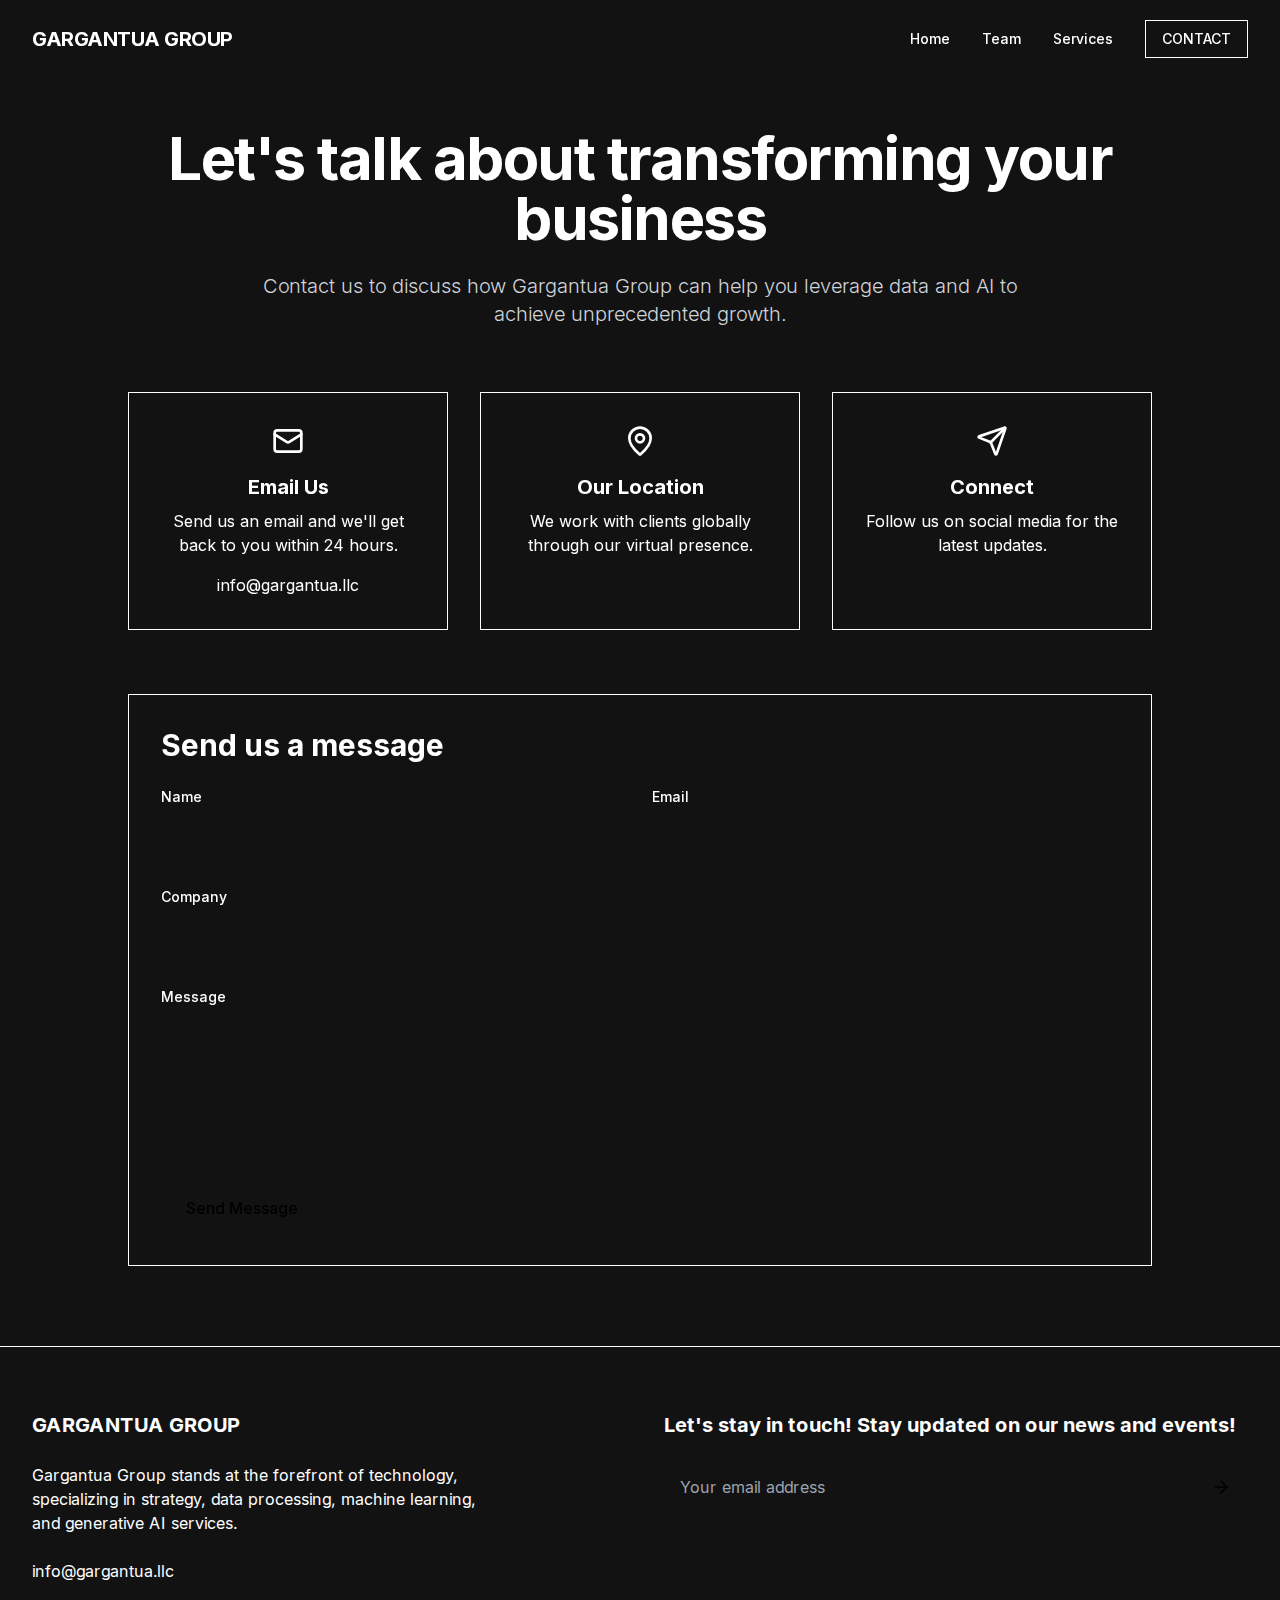
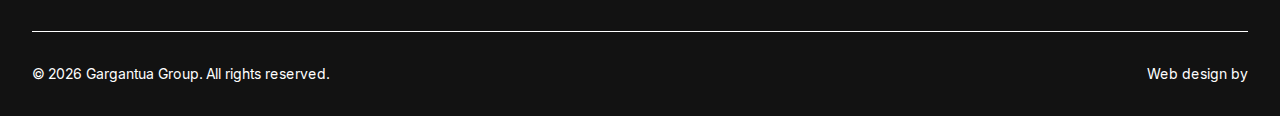
<file: contact.html>
<!DOCTYPE html><html lang="en" class="__variable_d65c78"><head><meta charSet="utf-8"/><meta name="viewport" content="width=device-width, initial-scale=1"/><link rel="preload" href="/_next/static/media/a34f9d1faa5f3315-s.p.woff2" as="font" crossorigin="" type="font/woff2"/><link rel="stylesheet" href="/_next/static/css/d3ef1d54ab3c6a08.css" data-precedence="next"/><link rel="preload" as="script" fetchPriority="low" href="/_next/static/chunks/webpack-12445fb1864d4fa7.js"/><script src="/_next/static/chunks/11eacf67-5ced9616a6881ec9.js" async=""></script><script src="/_next/static/chunks/954-4531492287febd40.js" async=""></script><script src="/_next/static/chunks/main-app-85d9e6848a9949df.js" async=""></script><script src="/_next/static/chunks/950-b246f41d8590a7ab.js" async=""></script><script src="/_next/static/chunks/app/layout-a412aa2532642732.js" async=""></script><script src="/_next/static/chunks/app/contact/page-c34c70a9d87d4a86.js" async=""></script><meta name="next-size-adjust" content=""/><title>Gargantua Group | Transforming Data into Business Intelligence</title><meta name="description" content="Gargantua Group stands at the forefront of technology, specializing in strategy, data processing, machine learning, and generative AI services."/><meta name="generator" content="v0.dev"/><script src="/_next/static/chunks/polyfills-42372ed130431b0a.js" noModule=""></script></head><body class="bg-background text-foreground min-h-screen flex flex-col"><script>((e,t,r,n,o,a,i,u)=>{let l=document.documentElement,s=["light","dark"];function c(t){var r;(Array.isArray(e)?e:[e]).forEach(e=>{let r="class"===e,n=r&&a?o.map(e=>a[e]||e):o;r?(l.classList.remove(...n),l.classList.add(a&&a[t]?a[t]:t)):l.setAttribute(e,t)}),r=t,u&&s.includes(r)&&(l.style.colorScheme=r)}if(n)c(n);else try{let e=localStorage.getItem(t)||r,n=i&&"system"===e?window.matchMedia("(prefers-color-scheme: dark)").matches?"dark":"light":e;c(n)}catch(e){}})("class","theme","dark",null,["light","dark"],null,false,true)</script><header class="fixed top-0 left-0 right-0 z-50 transition-all duration-300 bg-transparent py-5"><div class="container-custom flex items-center justify-between"><a class="flex items-center" href="/"><span class="text-xl font-bold tracking-tight">GARGANTUA GROUP</span></a><nav class="hidden md:flex items-center space-x-8"><a class="text-sm font-medium transition-colors hover:text-primary text-foreground/80" href="/">Home</a><a class="text-sm font-medium transition-colors hover:text-primary text-foreground/80" href="/team">Team</a><a class="text-sm font-medium transition-colors hover:text-primary text-foreground/80" href="/services">Services</a><a class="px-4 py-2 border border-primary rounded-md text-sm font-medium transition-colors bg-primary text-black" href="/contact">CONTACT</a></nav><button class="md:hidden text-foreground"><svg xmlns="http://www.w3.org/2000/svg" width="24" height="24" viewBox="0 0 24 24" fill="none" stroke="currentColor" stroke-width="2" stroke-linecap="round" stroke-linejoin="round" class="lucide lucide-menu"><line x1="4" x2="20" y1="12" y2="12"></line><line x1="4" x2="20" y1="6" y2="6"></line><line x1="4" x2="20" y1="18" y2="18"></line></svg></button></div></header><main class="flex-grow"><section class="py-20 pt-32"><div class="container-custom"><div class="max-w-5xl mx-auto"><div class="text-center mb-16"><h1 class="heading-1 mb-6">Let&#x27;s talk about transforming your business</h1><p class="subheading mx-auto">Contact us to discuss how Gargantua Group can help you leverage data and AI to achieve unprecedented growth.</p></div><div class="grid grid-cols-1 md:grid-cols-3 gap-8 mb-16"><div class="card flex flex-col items-center text-center p-8"><svg xmlns="http://www.w3.org/2000/svg" width="32" height="32" viewBox="0 0 24 24" fill="none" stroke="currentColor" stroke-width="2" stroke-linecap="round" stroke-linejoin="round" class="lucide lucide-mail text-primary mb-4"><rect width="20" height="16" x="2" y="4" rx="2"></rect><path d="m22 7-8.97 5.7a1.94 1.94 0 0 1-2.06 0L2 7"></path></svg><h3 class="text-xl font-bold mb-2">Email Us</h3><p class="text-foreground/70 mb-4">Send us an email and we&#x27;ll get back to you within 24 hours.</p><a href="mailto:info@gargantua.llc" class="text-primary hover:underline">info@gargantua.llc</a></div><div class="card flex flex-col items-center text-center p-8"><svg xmlns="http://www.w3.org/2000/svg" width="32" height="32" viewBox="0 0 24 24" fill="none" stroke="currentColor" stroke-width="2" stroke-linecap="round" stroke-linejoin="round" class="lucide lucide-map-pin text-primary mb-4"><path d="M20 10c0 4.993-5.539 10.193-7.399 11.799a1 1 0 0 1-1.202 0C9.539 20.193 4 14.993 4 10a8 8 0 0 1 16 0"></path><circle cx="12" cy="10" r="3"></circle></svg><h3 class="text-xl font-bold mb-2">Our Location</h3><p class="text-foreground/70">We work with clients globally through our virtual presence.</p></div><div class="card flex flex-col items-center text-center p-8"><svg xmlns="http://www.w3.org/2000/svg" width="32" height="32" viewBox="0 0 24 24" fill="none" stroke="currentColor" stroke-width="2" stroke-linecap="round" stroke-linejoin="round" class="lucide lucide-send text-primary mb-4"><path d="M14.536 21.686a.5.5 0 0 0 .937-.024l6.5-19a.496.496 0 0 0-.635-.635l-19 6.5a.5.5 0 0 0-.024.937l7.93 3.18a2 2 0 0 1 1.112 1.11z"></path><path d="m21.854 2.147-10.94 10.939"></path></svg><h3 class="text-xl font-bold mb-2">Connect</h3><p class="text-foreground/70 mb-4">Follow us on social media for the latest updates.</p></div></div><div class="card p-8"><h2 class="heading-3 mb-6">Send us a message</h2><form class="space-y-6"><div class="grid grid-cols-1 md:grid-cols-2 gap-6"><div><label for="name" class="block text-sm font-medium mb-2">Name</label><input type="text" id="name" required="" class="form-input" name="name" value=""/></div><div><label for="email" class="block text-sm font-medium mb-2">Email</label><input type="email" id="email" required="" class="form-input" name="email" value=""/></div></div><div><label for="company" class="block text-sm font-medium mb-2">Company</label><input type="text" id="company" class="form-input" name="company" value=""/></div><div><label for="message" class="block text-sm font-medium mb-2">Message</label><textarea id="message" name="message" rows="5" required="" class="form-input resize-none"></textarea></div><div><button type="submit" class="btn-primary w-full md:w-auto">Send Message</button></div></form></div></div></div></section></main><footer class="bg-background border-t border-muted/30 pt-16 pb-8"><div class="container-custom"><div class="grid grid-cols-1 md:grid-cols-2 gap-12 mb-12"><div><h3 class="text-xl font-bold mb-6">GARGANTUA GROUP</h3><p class="text-foreground/70 max-w-md">Gargantua Group stands at the forefront of technology, specializing in strategy, data processing, machine learning, and generative AI services.</p><div class="mt-6"><p class="text-foreground/70"><a href="mailto:info@gargantua.llc" class="hover:text-primary transition-colors">info@gargantua.llc</a></p></div></div><div><h3 class="text-xl font-bold mb-6">Let&#x27;s stay in touch! Stay updated on our news and events!</h3><form class="space-y-4"><div><div class="flex"><input type="email" placeholder="Your email address" required="" class="form-input rounded-r-none flex-grow" value=""/><button type="submit" class="btn-primary rounded-l-none px-4"><svg xmlns="http://www.w3.org/2000/svg" width="20" height="20" viewBox="0 0 24 24" fill="none" stroke="currentColor" stroke-width="2" stroke-linecap="round" stroke-linejoin="round" class="lucide lucide-arrow-right"><path d="M5 12h14"></path><path d="m12 5 7 7-7 7"></path></svg></button></div></div></form></div></div><div class="border-t border-muted/30 pt-8 flex flex-col md:flex-row justify-between items-center"><p class="text-foreground/50 text-sm">© <!-- -->2025<!-- --> Gargantua Group. All rights reserved.</p><p class="text-foreground/50 text-sm mt-2 md:mt-0">Web design by</p></div></div></footer><script src="/_next/static/chunks/webpack-12445fb1864d4fa7.js" async=""></script><script>(self.__next_f=self.__next_f||[]).push([0])</script><script>self.__next_f.push([1,"1:\"$Sreact.fragment\"\n2:I[5031,[\"950\",\"static/chunks/950-b246f41d8590a7ab.js\",\"177\",\"static/chunks/app/layout-a412aa2532642732.js\"],\"ThemeProvider\"]\n3:I[2650,[\"950\",\"static/chunks/950-b246f41d8590a7ab.js\",\"177\",\"static/chunks/app/layout-a412aa2532642732.js\"],\"default\"]\n4:I[1063,[],\"\"]\n5:I[1483,[],\"\"]\n6:I[4641,[\"950\",\"static/chunks/950-b246f41d8590a7ab.js\",\"177\",\"static/chunks/app/layout-a412aa2532642732.js\"],\"default\"]\n7:I[5234,[],\"ClientPageRoot\"]\n8:I[5956,[\"977\",\"static/chunks/app/contact/page-c34c70a9d87d4a86.js\"],\"default\"]\nb:I[5125,[],\"OutletBoundary\"]\ne:I[5125,[],\"ViewportBoundary\"]\n10:I[5125,[],\"MetadataBoundary\"]\n12:I[1954,[],\"\"]\n:HL[\"/_next/static/media/a34f9d1faa5f3315-s.p.woff2\",\"font\",{\"crossOrigin\":\"\",\"type\":\"font/woff2\"}]\n:HL[\"/_next/static/css/d3ef1d54ab3c6a08.css\",\"style\"]\n"])</script><script>self.__next_f.push([1,"0:{\"P\":null,\"b\":\"IuZRgx1WeiaOQzMrjnl-Y\",\"p\":\"\",\"c\":[\"\",\"contact\"],\"i\":false,\"f\":[[[\"\",{\"children\":[\"contact\",{\"children\":[\"__PAGE__\",{}]}]},\"$undefined\",\"$undefined\",true],[\"\",[\"$\",\"$1\",\"c\",{\"children\":[[[\"$\",\"link\",\"0\",{\"rel\":\"stylesheet\",\"href\":\"/_next/static/css/d3ef1d54ab3c6a08.css\",\"precedence\":\"next\",\"crossOrigin\":\"$undefined\",\"nonce\":\"$undefined\"}]],[\"$\",\"html\",null,{\"lang\":\"en\",\"className\":\"__variable_d65c78\",\"children\":[\"$\",\"body\",null,{\"className\":\"bg-background text-foreground min-h-screen flex flex-col\",\"children\":[\"$\",\"$L2\",null,{\"attribute\":\"class\",\"defaultTheme\":\"dark\",\"enableSystem\":false,\"children\":[[\"$\",\"$L3\",null,{}],[\"$\",\"main\",null,{\"className\":\"flex-grow\",\"children\":[\"$\",\"$L4\",null,{\"parallelRouterKey\":\"children\",\"error\":\"$undefined\",\"errorStyles\":\"$undefined\",\"errorScripts\":\"$undefined\",\"template\":[\"$\",\"$L5\",null,{}],\"templateStyles\":\"$undefined\",\"templateScripts\":\"$undefined\",\"notFound\":[[[\"$\",\"title\",null,{\"children\":\"404: This page could not be found.\"}],[\"$\",\"div\",null,{\"style\":{\"fontFamily\":\"system-ui,\\\"Segoe UI\\\",Roboto,Helvetica,Arial,sans-serif,\\\"Apple Color Emoji\\\",\\\"Segoe UI Emoji\\\"\",\"height\":\"100vh\",\"textAlign\":\"center\",\"display\":\"flex\",\"flexDirection\":\"column\",\"alignItems\":\"center\",\"justifyContent\":\"center\"},\"children\":[\"$\",\"div\",null,{\"children\":[[\"$\",\"style\",null,{\"dangerouslySetInnerHTML\":{\"__html\":\"body{color:#000;background:#fff;margin:0}.next-error-h1{border-right:1px solid rgba(0,0,0,.3)}@media (prefers-color-scheme:dark){body{color:#fff;background:#000}.next-error-h1{border-right:1px solid rgba(255,255,255,.3)}}\"}}],[\"$\",\"h1\",null,{\"className\":\"next-error-h1\",\"style\":{\"display\":\"inline-block\",\"margin\":\"0 20px 0 0\",\"padding\":\"0 23px 0 0\",\"fontSize\":24,\"fontWeight\":500,\"verticalAlign\":\"top\",\"lineHeight\":\"49px\"},\"children\":404}],[\"$\",\"div\",null,{\"style\":{\"display\":\"inline-block\"},\"children\":[\"$\",\"h2\",null,{\"style\":{\"fontSize\":14,\"fontWeight\":400,\"lineHeight\":\"49px\",\"margin\":0},\"children\":\"This page could not be found.\"}]}]]}]}]],[]],\"forbidden\":\"$undefined\",\"unauthorized\":\"$undefined\"}]}],[\"$\",\"$L6\",null,{}]]}]}]}]]}],{\"children\":[\"contact\",[\"$\",\"$1\",\"c\",{\"children\":[null,[\"$\",\"$L4\",null,{\"parallelRouterKey\":\"children\",\"error\":\"$undefined\",\"errorStyles\":\"$undefined\",\"errorScripts\":\"$undefined\",\"template\":[\"$\",\"$L5\",null,{}],\"templateStyles\":\"$undefined\",\"templateScripts\":\"$undefined\",\"notFound\":\"$undefined\",\"forbidden\":\"$undefined\",\"unauthorized\":\"$undefined\"}]]}],{\"children\":[\"__PAGE__\",[\"$\",\"$1\",\"c\",{\"children\":[[\"$\",\"$L7\",null,{\"Component\":\"$8\",\"searchParams\":{},\"params\":{},\"promises\":[\"$@9\",\"$@a\"]}],\"$undefined\",null,[\"$\",\"$Lb\",null,{\"children\":[\"$Lc\",\"$Ld\",null]}]]}],{},null,false]},null,false]},null,false],[\"$\",\"$1\",\"h\",{\"children\":[null,[\"$\",\"$1\",\"16QsM83Fbq5Si7mZb3t04\",{\"children\":[[\"$\",\"$Le\",null,{\"children\":\"$Lf\"}],[\"$\",\"meta\",null,{\"name\":\"next-size-adjust\",\"content\":\"\"}]]}],[\"$\",\"$L10\",null,{\"children\":\"$L11\"}]]}],false]],\"m\":\"$undefined\",\"G\":[\"$12\",\"$undefined\"],\"s\":false,\"S\":true}\n"])</script><script>self.__next_f.push([1,"9:{}\na:{}\n"])</script><script>self.__next_f.push([1,"f:[[\"$\",\"meta\",\"0\",{\"charSet\":\"utf-8\"}],[\"$\",\"meta\",\"1\",{\"name\":\"viewport\",\"content\":\"width=device-width, initial-scale=1\"}]]\nc:null\n"])</script><script>self.__next_f.push([1,"d:null\n11:[[\"$\",\"title\",\"0\",{\"children\":\"Gargantua Group | Transforming Data into Business Intelligence\"}],[\"$\",\"meta\",\"1\",{\"name\":\"description\",\"content\":\"Gargantua Group stands at the forefront of technology, specializing in strategy, data processing, machine learning, and generative AI services.\"}],[\"$\",\"meta\",\"2\",{\"name\":\"generator\",\"content\":\"v0.dev\"}]]\n"])</script></body></html>
</file>
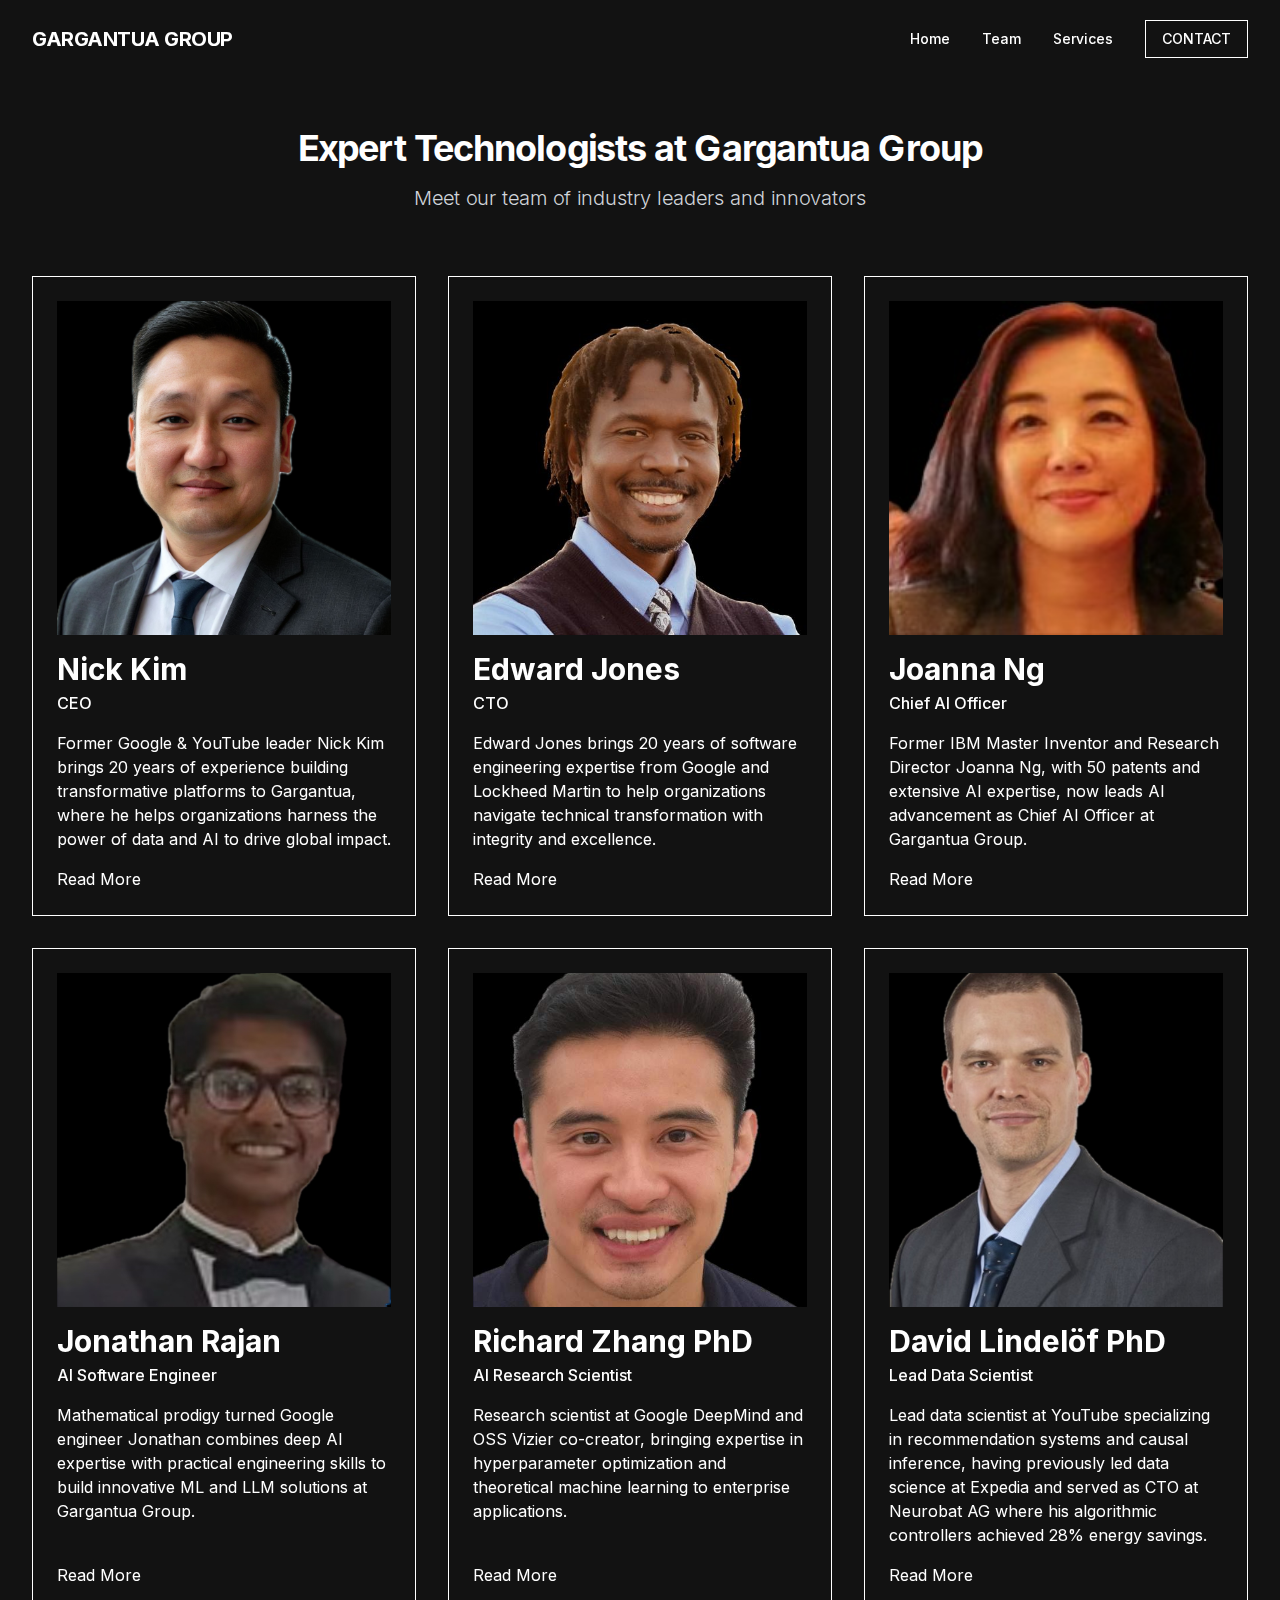
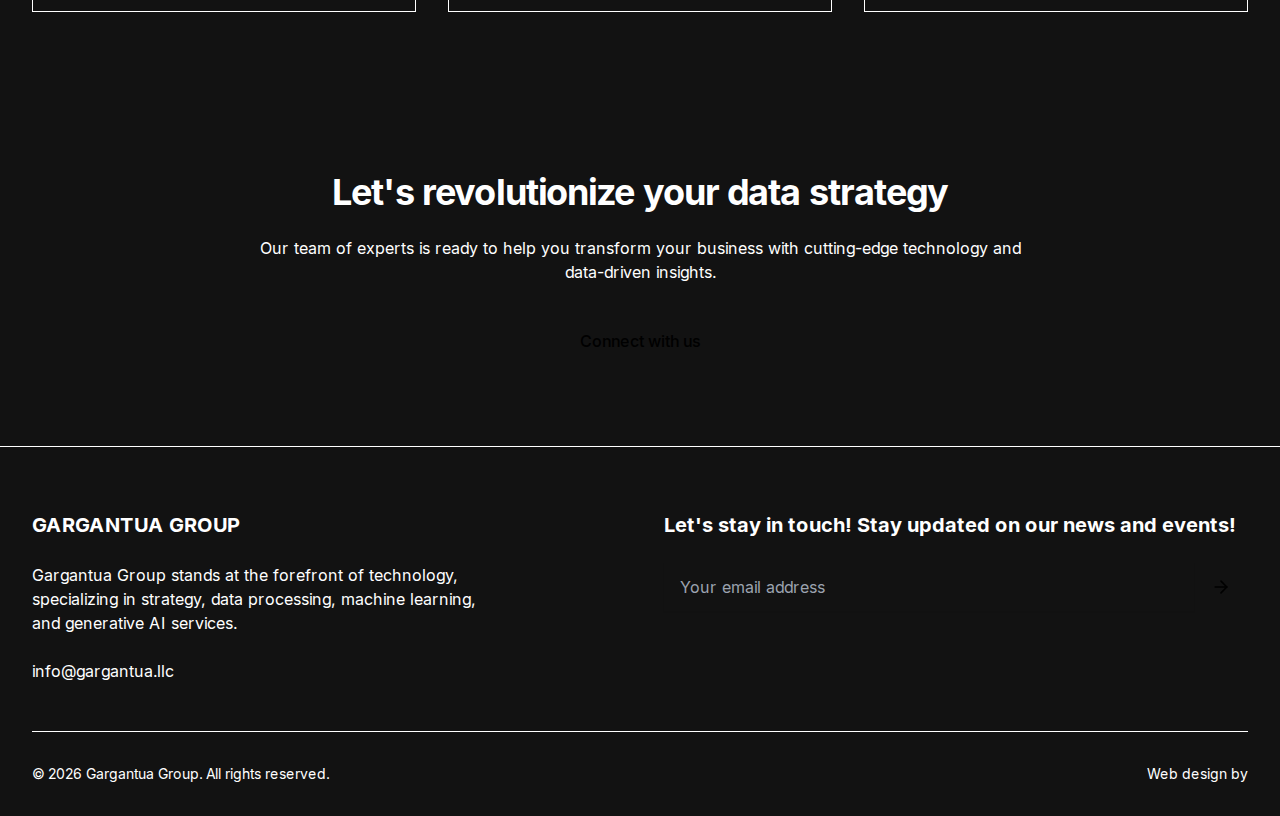
<file: team.html>
<!DOCTYPE html><html lang="en" class="__variable_d65c78"><head><meta charSet="utf-8"/><meta name="viewport" content="width=device-width, initial-scale=1"/><link rel="preload" href="/_next/static/media/a34f9d1faa5f3315-s.p.woff2" as="font" crossorigin="" type="font/woff2"/><link rel="preload" as="image" href="/images/team/nick-kim.jpg"/><link rel="preload" as="image" href="/images/team/edward-jones.jpg"/><link rel="preload" as="image" href="/images/team/joanna-ng.jpg"/><link rel="preload" as="image" href="/images/team/jonathan-rajan.jpg"/><link rel="preload" as="image" href="/images/team/richard-zhang.jpg"/><link rel="preload" as="image" href="/images/team/david-lindelof.jpg"/><link rel="stylesheet" href="/_next/static/css/d3ef1d54ab3c6a08.css" data-precedence="next"/><link rel="preload" as="script" fetchPriority="low" href="/_next/static/chunks/webpack-12445fb1864d4fa7.js"/><script src="/_next/static/chunks/11eacf67-5ced9616a6881ec9.js" async=""></script><script src="/_next/static/chunks/954-4531492287febd40.js" async=""></script><script src="/_next/static/chunks/main-app-85d9e6848a9949df.js" async=""></script><script src="/_next/static/chunks/950-b246f41d8590a7ab.js" async=""></script><script src="/_next/static/chunks/app/layout-a412aa2532642732.js" async=""></script><script src="/_next/static/chunks/611-e92c4d3c4d018acc.js" async=""></script><script src="/_next/static/chunks/app/team/page-44fbc6252e65e7b5.js" async=""></script><meta name="next-size-adjust" content=""/><title>Gargantua Group | Transforming Data into Business Intelligence</title><meta name="description" content="Gargantua Group stands at the forefront of technology, specializing in strategy, data processing, machine learning, and generative AI services."/><meta name="generator" content="v0.dev"/><script src="/_next/static/chunks/polyfills-42372ed130431b0a.js" noModule=""></script></head><body class="bg-background text-foreground min-h-screen flex flex-col"><script>((e,t,r,n,o,a,i,u)=>{let l=document.documentElement,s=["light","dark"];function c(t){var r;(Array.isArray(e)?e:[e]).forEach(e=>{let r="class"===e,n=r&&a?o.map(e=>a[e]||e):o;r?(l.classList.remove(...n),l.classList.add(a&&a[t]?a[t]:t)):l.setAttribute(e,t)}),r=t,u&&s.includes(r)&&(l.style.colorScheme=r)}if(n)c(n);else try{let e=localStorage.getItem(t)||r,n=i&&"system"===e?window.matchMedia("(prefers-color-scheme: dark)").matches?"dark":"light":e;c(n)}catch(e){}})("class","theme","dark",null,["light","dark"],null,false,true)</script><header class="fixed top-0 left-0 right-0 z-50 transition-all duration-300 bg-transparent py-5"><div class="container-custom flex items-center justify-between"><a class="flex items-center" href="/"><span class="text-xl font-bold tracking-tight">GARGANTUA GROUP</span></a><nav class="hidden md:flex items-center space-x-8"><a class="text-sm font-medium transition-colors hover:text-primary text-foreground/80" href="/">Home</a><a class="text-sm font-medium transition-colors hover:text-primary text-primary" href="/team">Team</a><a class="text-sm font-medium transition-colors hover:text-primary text-foreground/80" href="/services">Services</a><a class="px-4 py-2 border border-primary rounded-md text-sm font-medium transition-colors text-primary hover:bg-primary/10" href="/contact">CONTACT</a></nav><button class="md:hidden text-foreground"><svg xmlns="http://www.w3.org/2000/svg" width="24" height="24" viewBox="0 0 24 24" fill="none" stroke="currentColor" stroke-width="2" stroke-linecap="round" stroke-linejoin="round" class="lucide lucide-menu"><line x1="4" x2="20" y1="12" y2="12"></line><line x1="4" x2="20" y1="6" y2="6"></line><line x1="4" x2="20" y1="18" y2="18"></line></svg></button></div></header><main class="flex-grow"><section class="py-20 pt-32"><div class="container-custom"><div class="text-center mb-16 max-w-3xl mx-auto"><h2 class="heading-2 mb-4">Expert Technologists at Gargantua Group</h2><p class="subheading">Meet our team of industry leaders and innovators</p></div><div class="grid grid-cols-1 md:grid-cols-2 lg:grid-cols-3 gap-8"><div class="card h-full flex flex-col"><div class="relative w-full aspect-square mb-4 overflow-hidden rounded-md"><img alt="Nick Kim" width="400" height="400" decoding="async" data-nimg="1" class="object-cover w-full h-full" style="color:transparent" src="/images/team/nick-kim.jpg"/></div><h3 class="heading-3 mb-1">Nick Kim</h3><p class="text-primary font-medium mb-4">CEO</p><p class="text-foreground/70 mb-4">Former Google &amp; YouTube leader Nick Kim brings 20 years of experience building transformative platforms to Gargantua, where he helps organizations harness the power of data and AI to drive global impact.</p><a class="inline-flex items-center text-primary hover:underline mt-auto" href="/team/nick-kim">Read More</a></div><div class="card h-full flex flex-col"><div class="relative w-full aspect-square mb-4 overflow-hidden rounded-md"><img alt="Edward Jones" width="400" height="400" decoding="async" data-nimg="1" class="object-cover w-full h-full" style="color:transparent" src="/images/team/edward-jones.jpg"/></div><h3 class="heading-3 mb-1">Edward Jones</h3><p class="text-primary font-medium mb-4">CTO</p><p class="text-foreground/70 mb-4">Edward Jones brings 20 years of software engineering expertise from Google and Lockheed Martin to help organizations navigate technical transformation with integrity and excellence.</p><a class="inline-flex items-center text-primary hover:underline mt-auto" href="/team/edward-jones">Read More</a></div><div class="card h-full flex flex-col"><div class="relative w-full aspect-square mb-4 overflow-hidden rounded-md"><img alt="Joanna Ng" width="400" height="400" decoding="async" data-nimg="1" class="object-cover w-full h-full" style="color:transparent" src="/images/team/joanna-ng.jpg"/></div><h3 class="heading-3 mb-1">Joanna Ng</h3><p class="text-primary font-medium mb-4">Chief AI Officer</p><p class="text-foreground/70 mb-4">Former IBM Master Inventor and Research Director Joanna Ng, with 50 patents and extensive AI expertise, now leads AI advancement as Chief AI Officer at Gargantua Group.</p><a class="inline-flex items-center text-primary hover:underline mt-auto" href="/team/joanna-ng">Read More</a></div><div class="card h-full flex flex-col"><div class="relative w-full aspect-square mb-4 overflow-hidden rounded-md"><img alt="Jonathan Rajan" width="400" height="400" decoding="async" data-nimg="1" class="object-cover w-full h-full" style="color:transparent" src="/images/team/jonathan-rajan.jpg"/></div><h3 class="heading-3 mb-1">Jonathan Rajan</h3><p class="text-primary font-medium mb-4">AI Software Engineer</p><p class="text-foreground/70 mb-4">Mathematical prodigy turned Google engineer Jonathan combines deep AI expertise with practical engineering skills to build innovative ML and LLM solutions at Gargantua Group.</p><a class="inline-flex items-center text-primary hover:underline mt-auto" href="/team/jonathan-rajan">Read More</a></div><div class="card h-full flex flex-col"><div class="relative w-full aspect-square mb-4 overflow-hidden rounded-md"><img alt="Richard Zhang PhD" width="400" height="400" decoding="async" data-nimg="1" class="object-cover w-full h-full" style="color:transparent" src="/images/team/richard-zhang.jpg"/></div><h3 class="heading-3 mb-1">Richard Zhang PhD</h3><p class="text-primary font-medium mb-4">AI Research Scientist</p><p class="text-foreground/70 mb-4">Research scientist at Google DeepMind and OSS Vizier co-creator, bringing expertise in hyperparameter optimization and theoretical machine learning to enterprise applications.</p><a class="inline-flex items-center text-primary hover:underline mt-auto" href="/team/richard-zhang">Read More</a></div><div class="card h-full flex flex-col"><div class="relative w-full aspect-square mb-4 overflow-hidden rounded-md"><img alt="David Lindelöf PhD" width="400" height="400" decoding="async" data-nimg="1" class="object-cover w-full h-full" style="color:transparent" src="/images/team/david-lindelof.jpg"/></div><h3 class="heading-3 mb-1">David Lindelöf PhD</h3><p class="text-primary font-medium mb-4">Lead Data Scientist</p><p class="text-foreground/70 mb-4">Lead data scientist at YouTube specializing in recommendation systems and causal inference, having previously led data science at Expedia and served as CTO at Neurobat AG where his algorithmic controllers achieved 28% energy savings.</p><a class="inline-flex items-center text-primary hover:underline mt-auto" href="/team/david-lindelof">Read More</a></div></div></div></section><section class="py-20 bg-muted/10"><div class="container-custom"><div class="text-center max-w-3xl mx-auto"><h2 class="heading-2 mb-6">Let&#x27;s revolutionize your data strategy</h2><p class="text-foreground/70 mb-8">Our team of experts is ready to help you transform your business with cutting-edge technology and data-driven insights.</p><a class="btn-primary" href="/contact">Connect with us</a></div></div></section></main><footer class="bg-background border-t border-muted/30 pt-16 pb-8"><div class="container-custom"><div class="grid grid-cols-1 md:grid-cols-2 gap-12 mb-12"><div><h3 class="text-xl font-bold mb-6">GARGANTUA GROUP</h3><p class="text-foreground/70 max-w-md">Gargantua Group stands at the forefront of technology, specializing in strategy, data processing, machine learning, and generative AI services.</p><div class="mt-6"><p class="text-foreground/70"><a href="mailto:info@gargantua.llc" class="hover:text-primary transition-colors">info@gargantua.llc</a></p></div></div><div><h3 class="text-xl font-bold mb-6">Let&#x27;s stay in touch! Stay updated on our news and events!</h3><form class="space-y-4"><div><div class="flex"><input type="email" placeholder="Your email address" required="" class="form-input rounded-r-none flex-grow" value=""/><button type="submit" class="btn-primary rounded-l-none px-4"><svg xmlns="http://www.w3.org/2000/svg" width="20" height="20" viewBox="0 0 24 24" fill="none" stroke="currentColor" stroke-width="2" stroke-linecap="round" stroke-linejoin="round" class="lucide lucide-arrow-right"><path d="M5 12h14"></path><path d="m12 5 7 7-7 7"></path></svg></button></div></div></form></div></div><div class="border-t border-muted/30 pt-8 flex flex-col md:flex-row justify-between items-center"><p class="text-foreground/50 text-sm">© <!-- -->2025<!-- --> Gargantua Group. All rights reserved.</p><p class="text-foreground/50 text-sm mt-2 md:mt-0">Web design by</p></div></div></footer><script src="/_next/static/chunks/webpack-12445fb1864d4fa7.js" async=""></script><script>(self.__next_f=self.__next_f||[]).push([0])</script><script>self.__next_f.push([1,"1:\"$Sreact.fragment\"\n2:I[5031,[\"950\",\"static/chunks/950-b246f41d8590a7ab.js\",\"177\",\"static/chunks/app/layout-a412aa2532642732.js\"],\"ThemeProvider\"]\n3:I[2650,[\"950\",\"static/chunks/950-b246f41d8590a7ab.js\",\"177\",\"static/chunks/app/layout-a412aa2532642732.js\"],\"default\"]\n4:I[1063,[],\"\"]\n5:I[1483,[],\"\"]\n6:I[4641,[\"950\",\"static/chunks/950-b246f41d8590a7ab.js\",\"177\",\"static/chunks/app/layout-a412aa2532642732.js\"],\"default\"]\n7:I[2611,[\"950\",\"static/chunks/950-b246f41d8590a7ab.js\",\"611\",\"static/chunks/611-e92c4d3c4d018acc.js\",\"898\",\"static/chunks/app/team/page-44fbc6252e65e7b5.js\"],\"Image\"]\n8:I[7950,[\"950\",\"static/chunks/950-b246f41d8590a7ab.js\",\"611\",\"static/chunks/611-e92c4d3c4d018acc.js\",\"898\",\"static/chunks/app/team/page-44fbc6252e65e7b5.js\"],\"\"]\n9:I[5125,[],\"OutletBoundary\"]\nc:I[5125,[],\"ViewportBoundary\"]\ne:I[5125,[],\"MetadataBoundary\"]\n10:I[1954,[],\"\"]\n:HL[\"/_next/static/media/a34f9d1faa5f3315-s.p.woff2\",\"font\",{\"crossOrigin\":\"\",\"type\":\"font/woff2\"}]\n:HL[\"/_next/static/css/d3ef1d54ab3c6a08.css\",\"style\"]\n"])</script><script>self.__next_f.push([1,"0:{\"P\":null,\"b\":\"IuZRgx1WeiaOQzMrjnl-Y\",\"p\":\"\",\"c\":[\"\",\"team\"],\"i\":false,\"f\":[[[\"\",{\"children\":[\"team\",{\"children\":[\"__PAGE__\",{}]}]},\"$undefined\",\"$undefined\",true],[\"\",[\"$\",\"$1\",\"c\",{\"children\":[[[\"$\",\"link\",\"0\",{\"rel\":\"stylesheet\",\"href\":\"/_next/static/css/d3ef1d54ab3c6a08.css\",\"precedence\":\"next\",\"crossOrigin\":\"$undefined\",\"nonce\":\"$undefined\"}]],[\"$\",\"html\",null,{\"lang\":\"en\",\"className\":\"__variable_d65c78\",\"children\":[\"$\",\"body\",null,{\"className\":\"bg-background text-foreground min-h-screen flex flex-col\",\"children\":[\"$\",\"$L2\",null,{\"attribute\":\"class\",\"defaultTheme\":\"dark\",\"enableSystem\":false,\"children\":[[\"$\",\"$L3\",null,{}],[\"$\",\"main\",null,{\"className\":\"flex-grow\",\"children\":[\"$\",\"$L4\",null,{\"parallelRouterKey\":\"children\",\"error\":\"$undefined\",\"errorStyles\":\"$undefined\",\"errorScripts\":\"$undefined\",\"template\":[\"$\",\"$L5\",null,{}],\"templateStyles\":\"$undefined\",\"templateScripts\":\"$undefined\",\"notFound\":[[[\"$\",\"title\",null,{\"children\":\"404: This page could not be found.\"}],[\"$\",\"div\",null,{\"style\":{\"fontFamily\":\"system-ui,\\\"Segoe UI\\\",Roboto,Helvetica,Arial,sans-serif,\\\"Apple Color Emoji\\\",\\\"Segoe UI Emoji\\\"\",\"height\":\"100vh\",\"textAlign\":\"center\",\"display\":\"flex\",\"flexDirection\":\"column\",\"alignItems\":\"center\",\"justifyContent\":\"center\"},\"children\":[\"$\",\"div\",null,{\"children\":[[\"$\",\"style\",null,{\"dangerouslySetInnerHTML\":{\"__html\":\"body{color:#000;background:#fff;margin:0}.next-error-h1{border-right:1px solid rgba(0,0,0,.3)}@media (prefers-color-scheme:dark){body{color:#fff;background:#000}.next-error-h1{border-right:1px solid rgba(255,255,255,.3)}}\"}}],[\"$\",\"h1\",null,{\"className\":\"next-error-h1\",\"style\":{\"display\":\"inline-block\",\"margin\":\"0 20px 0 0\",\"padding\":\"0 23px 0 0\",\"fontSize\":24,\"fontWeight\":500,\"verticalAlign\":\"top\",\"lineHeight\":\"49px\"},\"children\":404}],[\"$\",\"div\",null,{\"style\":{\"display\":\"inline-block\"},\"children\":[\"$\",\"h2\",null,{\"style\":{\"fontSize\":14,\"fontWeight\":400,\"lineHeight\":\"49px\",\"margin\":0},\"children\":\"This page could not be found.\"}]}]]}]}]],[]],\"forbidden\":\"$undefined\",\"unauthorized\":\"$undefined\"}]}],[\"$\",\"$L6\",null,{}]]}]}]}]]}],{\"children\":[\"team\",[\"$\",\"$1\",\"c\",{\"children\":[null,[\"$\",\"$L4\",null,{\"parallelRouterKey\":\"children\",\"error\":\"$undefined\",\"errorStyles\":\"$undefined\",\"errorScripts\":\"$undefined\",\"template\":[\"$\",\"$L5\",null,{}],\"templateStyles\":\"$undefined\",\"templateScripts\":\"$undefined\",\"notFound\":\"$undefined\",\"forbidden\":\"$undefined\",\"unauthorized\":\"$undefined\"}]]}],{\"children\":[\"__PAGE__\",[\"$\",\"$1\",\"c\",{\"children\":[[[\"$\",\"section\",null,{\"id\":\"$undefined\",\"className\":\"py-20 pt-32\",\"children\":[\"$\",\"div\",null,{\"className\":\"container-custom\",\"children\":[[\"$\",\"div\",null,{\"className\":\"text-center mb-16 max-w-3xl mx-auto\",\"children\":[[\"$\",\"h2\",null,{\"className\":\"heading-2 mb-4\",\"children\":\"Expert Technologists at Gargantua Group\"}],[\"$\",\"p\",null,{\"className\":\"subheading\",\"children\":\"Meet our team of industry leaders and innovators\"}]]}],[\"$\",\"div\",null,{\"className\":\"grid grid-cols-1 md:grid-cols-2 lg:grid-cols-3 gap-8\",\"children\":[[\"$\",\"div\",\"Nick Kim\",{\"className\":\"card h-full flex flex-col\",\"children\":[[\"$\",\"div\",null,{\"className\":\"relative w-full aspect-square mb-4 overflow-hidden rounded-md\",\"children\":[\"$\",\"$L7\",null,{\"src\":\"/images/team/nick-kim.jpg\",\"alt\":\"Nick Kim\",\"width\":400,\"height\":400,\"className\":\"object-cover w-full h-full\",\"priority\":true}]}],[\"$\",\"h3\",null,{\"className\":\"heading-3 mb-1\",\"children\":\"Nick Kim\"}],[\"$\",\"p\",null,{\"className\":\"text-primary font-medium mb-4\",\"children\":\"CEO\"}],[\"$\",\"p\",null,{\"className\":\"text-foreground/70 mb-4\",\"children\":\"Former Google \u0026 YouTube leader Nick Kim brings 20 years of experience building transformative platforms to Gargantua, where he helps organizations harness the power of data and AI to drive global impact.\"}],[\"$\",\"$L8\",null,{\"href\":\"/team/nick-kim\",\"className\":\"inline-flex items-center text-primary hover:underline mt-auto\",\"children\":\"Read More\"}]]}],[\"$\",\"div\",\"Edward Jones\",{\"className\":\"card h-full flex flex-col\",\"children\":[[\"$\",\"div\",null,{\"className\":\"relative w-full aspect-square mb-4 overflow-hidden rounded-md\",\"children\":[\"$\",\"$L7\",null,{\"src\":\"/images/team/edward-jones.jpg\",\"alt\":\"Edward Jones\",\"width\":400,\"height\":400,\"className\":\"object-cover w-full h-full\",\"priority\":true}]}],[\"$\",\"h3\",null,{\"className\":\"heading-3 mb-1\",\"children\":\"Edward Jones\"}],[\"$\",\"p\",null,{\"className\":\"text-primary font-medium mb-4\",\"children\":\"CTO\"}],[\"$\",\"p\",null,{\"className\":\"text-foreground/70 mb-4\",\"children\":\"Edward Jones brings 20 years of software engineering expertise from Google and Lockheed Martin to help organizations navigate technical transformation with integrity and excellence.\"}],[\"$\",\"$L8\",null,{\"href\":\"/team/edward-jones\",\"className\":\"inline-flex items-center text-primary hover:underline mt-auto\",\"children\":\"Read More\"}]]}],[\"$\",\"div\",\"Joanna Ng\",{\"className\":\"card h-full flex flex-col\",\"children\":[[\"$\",\"div\",null,{\"className\":\"relative w-full aspect-square mb-4 overflow-hidden rounded-md\",\"children\":[\"$\",\"$L7\",null,{\"src\":\"/images/team/joanna-ng.jpg\",\"alt\":\"Joanna Ng\",\"width\":400,\"height\":400,\"className\":\"object-cover w-full h-full\",\"priority\":true}]}],[\"$\",\"h3\",null,{\"className\":\"heading-3 mb-1\",\"children\":\"Joanna Ng\"}],[\"$\",\"p\",null,{\"className\":\"text-primary font-medium mb-4\",\"children\":\"Chief AI Officer\"}],[\"$\",\"p\",null,{\"className\":\"text-foreground/70 mb-4\",\"children\":\"Former IBM Master Inventor and Research Director Joanna Ng, with 50 patents and extensive AI expertise, now leads AI advancement as Chief AI Officer at Gargantua Group.\"}],[\"$\",\"$L8\",null,{\"href\":\"/team/joanna-ng\",\"className\":\"inline-flex items-center text-primary hover:underline mt-auto\",\"children\":\"Read More\"}]]}],[\"$\",\"div\",\"Jonathan Rajan\",{\"className\":\"card h-full flex flex-col\",\"children\":[[\"$\",\"div\",null,{\"className\":\"relative w-full aspect-square mb-4 overflow-hidden rounded-md\",\"children\":[\"$\",\"$L7\",null,{\"src\":\"/images/team/jonathan-rajan.jpg\",\"alt\":\"Jonathan Rajan\",\"width\":400,\"height\":400,\"className\":\"object-cover w-full h-full\",\"priority\":true}]}],[\"$\",\"h3\",null,{\"className\":\"heading-3 mb-1\",\"children\":\"Jonathan Rajan\"}],[\"$\",\"p\",null,{\"className\":\"text-primary font-medium mb-4\",\"children\":\"AI Software Engineer\"}],[\"$\",\"p\",null,{\"className\":\"text-foreground/70 mb-4\",\"children\":\"Mathematical prodigy turned Google engineer Jonathan combines deep AI expertise with practical engineering skills to build innovative ML and LLM solutions at Gargantua Group.\"}],[\"$\",\"$L8\",null,{\"href\":\"/team/jonathan-rajan\",\"className\":\"inline-flex items-center text-primary hover:underline mt-auto\",\"children\":\"Read More\"}]]}],[\"$\",\"div\",\"Richard Zhang PhD\",{\"className\":\"card h-full flex flex-col\",\"children\":[[\"$\",\"div\",null,{\"className\":\"relative w-full aspect-square mb-4 overflow-hidden rounded-md\",\"children\":[\"$\",\"$L7\",null,{\"src\":\"/images/team/richard-zhang.jpg\",\"alt\":\"Richard Zhang PhD\",\"width\":400,\"height\":400,\"className\":\"object-cover w-full h-full\",\"priority\":true}]}],[\"$\",\"h3\",null,{\"className\":\"heading-3 mb-1\",\"children\":\"Richard Zhang PhD\"}],[\"$\",\"p\",null,{\"className\":\"text-primary font-medium mb-4\",\"children\":\"AI Research Scientist\"}],[\"$\",\"p\",null,{\"className\":\"text-foreground/70 mb-4\",\"children\":\"Research scientist at Google DeepMind and OSS Vizier co-creator, bringing expertise in hyperparameter optimization and theoretical machine learning to enterprise applications.\"}],[\"$\",\"$L8\",null,{\"href\":\"/team/richard-zhang\",\"className\":\"inline-flex items-center text-primary hover:underline mt-auto\",\"children\":\"Read More\"}]]}],[\"$\",\"div\",\"David Lindelöf PhD\",{\"className\":\"card h-full flex flex-col\",\"children\":[[\"$\",\"div\",null,{\"className\":\"relative w-full aspect-square mb-4 overflow-hidden rounded-md\",\"children\":[\"$\",\"$L7\",null,{\"src\":\"/images/team/david-lindelof.jpg\",\"alt\":\"David Lindelöf PhD\",\"width\":400,\"height\":400,\"className\":\"object-cover w-full h-full\",\"priority\":true}]}],[\"$\",\"h3\",null,{\"className\":\"heading-3 mb-1\",\"children\":\"David Lindelöf PhD\"}],[\"$\",\"p\",null,{\"className\":\"text-primary font-medium mb-4\",\"children\":\"Lead Data Scientist\"}],[\"$\",\"p\",null,{\"className\":\"text-foreground/70 mb-4\",\"children\":\"Lead data scientist at YouTube specializing in recommendation systems and causal inference, having previously led data science at Expedia and served as CTO at Neurobat AG where his algorithmic controllers achieved 28% energy savings.\"}],[\"$\",\"$L8\",null,{\"href\":\"/team/david-lindelof\",\"className\":\"inline-flex items-center text-primary hover:underline mt-auto\",\"children\":\"Read More\"}]]}]]}]]}]}],[\"$\",\"section\",null,{\"id\":\"$undefined\",\"className\":\"py-20 bg-muted/10\",\"children\":[\"$\",\"div\",null,{\"className\":\"container-custom\",\"children\":[\"$undefined\",[\"$\",\"div\",null,{\"className\":\"text-center max-w-3xl mx-auto\",\"children\":[[\"$\",\"h2\",null,{\"className\":\"heading-2 mb-6\",\"children\":\"Let's revolutionize your data strategy\"}],[\"$\",\"p\",null,{\"className\":\"text-foreground/70 mb-8\",\"children\":\"Our team of experts is ready to help you transform your business with cutting-edge technology and data-driven insights.\"}],[\"$\",\"$L8\",null,{\"href\":\"/contact\",\"className\":\"btn-primary\",\"children\":\"Connect with us\"}]]}]]}]}]],\"$undefined\",null,[\"$\",\"$L9\",null,{\"children\":[\"$La\",\"$Lb\",null]}]]}],{},null,false]},null,false]},null,false],[\"$\",\"$1\",\"h\",{\"children\":[null,[\"$\",\"$1\",\"aFoBTmWVfNIAS4ahKBP9Z\",{\"children\":[[\"$\",\"$Lc\",null,{\"children\":\"$Ld\"}],[\"$\",\"meta\",null,{\"name\":\"next-size-adjust\",\"content\":\"\"}]]}],[\"$\",\"$Le\",null,{\"children\":\"$Lf\"}]]}],false]],\"m\":\"$undefined\",\"G\":[\"$10\",\"$undefined\"],\"s\":false,\"S\":true}\n"])</script><script>self.__next_f.push([1,"d:[[\"$\",\"meta\",\"0\",{\"charSet\":\"utf-8\"}],[\"$\",\"meta\",\"1\",{\"name\":\"viewport\",\"content\":\"width=device-width, initial-scale=1\"}]]\na:null\n"])</script><script>self.__next_f.push([1,"b:null\nf:[[\"$\",\"title\",\"0\",{\"children\":\"Gargantua Group | Transforming Data into Business Intelligence\"}],[\"$\",\"meta\",\"1\",{\"name\":\"description\",\"content\":\"Gargantua Group stands at the forefront of technology, specializing in strategy, data processing, machine learning, and generative AI services.\"}],[\"$\",\"meta\",\"2\",{\"name\":\"generator\",\"content\":\"v0.dev\"}]]\n"])</script></body></html>
</file>
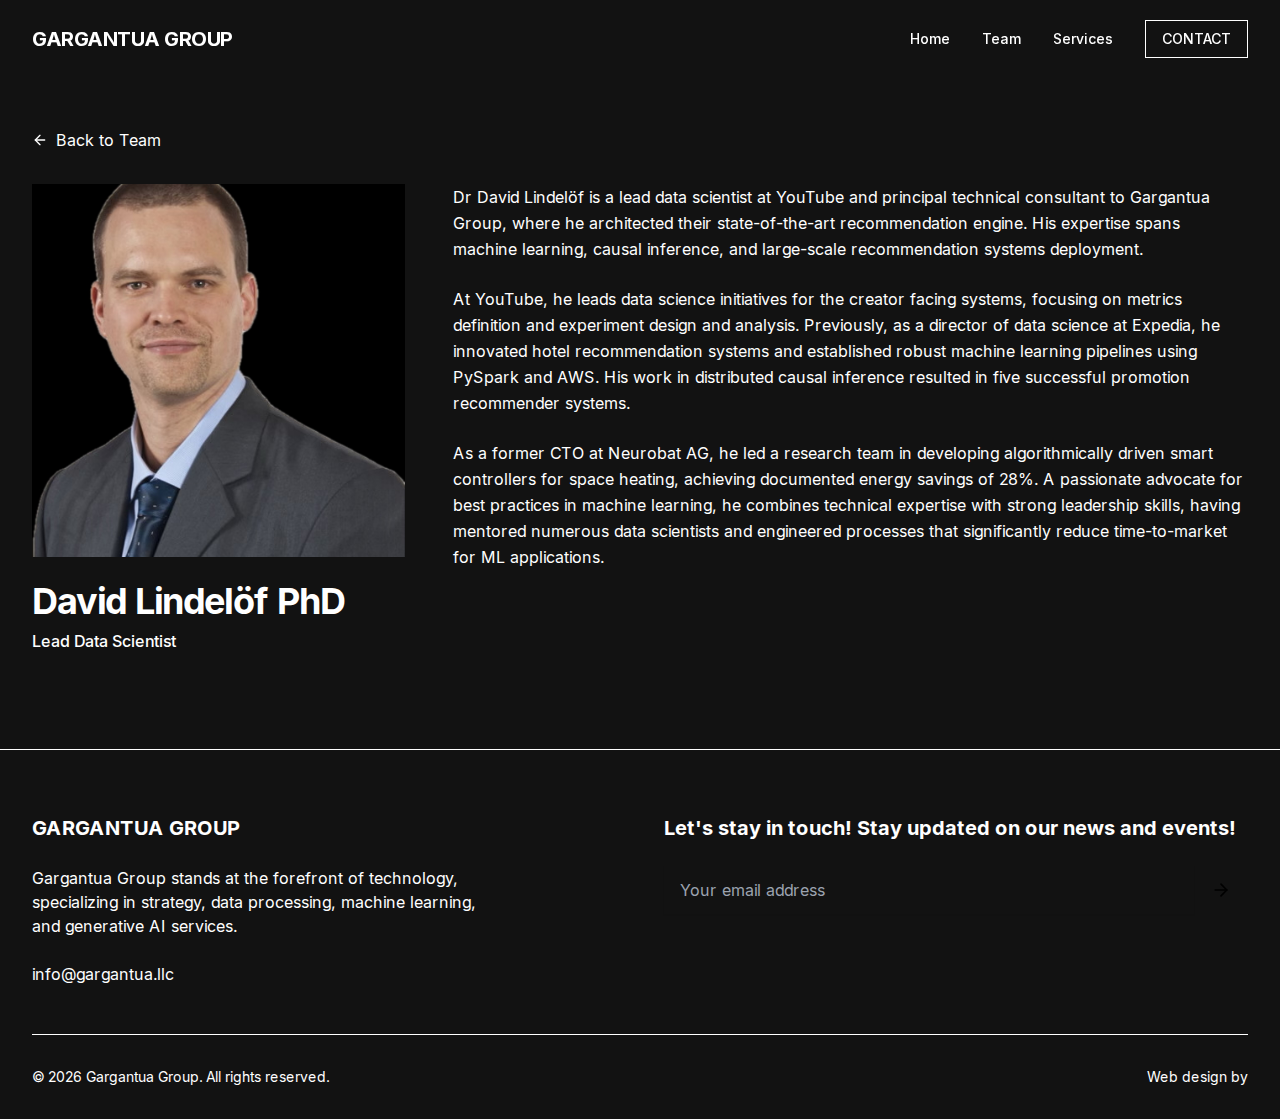
<file: team/david-lindelof.html>
<!DOCTYPE html><html lang="en" class="__variable_d65c78"><head><meta charSet="utf-8"/><meta name="viewport" content="width=device-width, initial-scale=1"/><link rel="preload" href="/_next/static/media/a34f9d1faa5f3315-s.p.woff2" as="font" crossorigin="" type="font/woff2"/><link rel="preload" as="image" href="/images/team/david-lindelof.jpg"/><link rel="stylesheet" href="/_next/static/css/d3ef1d54ab3c6a08.css" data-precedence="next"/><link rel="preload" as="script" fetchPriority="low" href="/_next/static/chunks/webpack-12445fb1864d4fa7.js"/><script src="/_next/static/chunks/11eacf67-5ced9616a6881ec9.js" async=""></script><script src="/_next/static/chunks/954-4531492287febd40.js" async=""></script><script src="/_next/static/chunks/main-app-85d9e6848a9949df.js" async=""></script><script src="/_next/static/chunks/950-b246f41d8590a7ab.js" async=""></script><script src="/_next/static/chunks/app/layout-a412aa2532642732.js" async=""></script><script src="/_next/static/chunks/611-e92c4d3c4d018acc.js" async=""></script><script src="/_next/static/chunks/app/team/%5Bslug%5D/page-b36008ab3bb5cab7.js" async=""></script><meta name="next-size-adjust" content=""/><title>Gargantua Group | Transforming Data into Business Intelligence</title><meta name="description" content="Gargantua Group stands at the forefront of technology, specializing in strategy, data processing, machine learning, and generative AI services."/><meta name="generator" content="v0.dev"/><script src="/_next/static/chunks/polyfills-42372ed130431b0a.js" noModule=""></script></head><body class="bg-background text-foreground min-h-screen flex flex-col"><script>((e,t,r,n,o,a,i,u)=>{let l=document.documentElement,s=["light","dark"];function c(t){var r;(Array.isArray(e)?e:[e]).forEach(e=>{let r="class"===e,n=r&&a?o.map(e=>a[e]||e):o;r?(l.classList.remove(...n),l.classList.add(a&&a[t]?a[t]:t)):l.setAttribute(e,t)}),r=t,u&&s.includes(r)&&(l.style.colorScheme=r)}if(n)c(n);else try{let e=localStorage.getItem(t)||r,n=i&&"system"===e?window.matchMedia("(prefers-color-scheme: dark)").matches?"dark":"light":e;c(n)}catch(e){}})("class","theme","dark",null,["light","dark"],null,false,true)</script><header class="fixed top-0 left-0 right-0 z-50 transition-all duration-300 bg-transparent py-5"><div class="container-custom flex items-center justify-between"><a class="flex items-center" href="/"><span class="text-xl font-bold tracking-tight">GARGANTUA GROUP</span></a><nav class="hidden md:flex items-center space-x-8"><a class="text-sm font-medium transition-colors hover:text-primary text-foreground/80" href="/">Home</a><a class="text-sm font-medium transition-colors hover:text-primary text-foreground/80" href="/team">Team</a><a class="text-sm font-medium transition-colors hover:text-primary text-foreground/80" href="/services">Services</a><a class="px-4 py-2 border border-primary rounded-md text-sm font-medium transition-colors text-primary hover:bg-primary/10" href="/contact">CONTACT</a></nav><button class="md:hidden text-foreground"><svg xmlns="http://www.w3.org/2000/svg" width="24" height="24" viewBox="0 0 24 24" fill="none" stroke="currentColor" stroke-width="2" stroke-linecap="round" stroke-linejoin="round" class="lucide lucide-menu"><line x1="4" x2="20" y1="12" y2="12"></line><line x1="4" x2="20" y1="6" y2="6"></line><line x1="4" x2="20" y1="18" y2="18"></line></svg></button></div></header><main class="flex-grow"><div class="pt-32 pb-20"><div class="container-custom"><a class="inline-flex items-center text-primary hover:underline mb-8" href="/team"><svg xmlns="http://www.w3.org/2000/svg" width="16" height="16" viewBox="0 0 24 24" fill="none" stroke="currentColor" stroke-width="2" stroke-linecap="round" stroke-linejoin="round" class="lucide lucide-arrow-left mr-2"><path d="m12 19-7-7 7-7"></path><path d="M19 12H5"></path></svg> Back to Team</a><div class="grid grid-cols-1 md:grid-cols-3 gap-12"><div class="md:col-span-1"><div class="relative aspect-square rounded-lg overflow-hidden mb-6"><img alt="David Lindelöf PhD" width="600" height="600" decoding="async" data-nimg="1" class="object-cover w-full h-full" style="color:transparent" src="/images/team/david-lindelof.jpg"/></div><h1 class="heading-2 mb-2">David Lindelöf PhD</h1><p class="text-primary font-medium mb-4">Lead Data Scientist</p></div><div class="md:col-span-2"><div class="prose prose-invert max-w-none"><p class="mb-6 text-foreground/80 leading-relaxed">Dr David Lindelöf is a lead data scientist at YouTube and principal technical consultant to Gargantua Group, where he architected their state-of-the-art recommendation engine. His expertise spans machine learning, causal inference, and large-scale recommendation systems deployment.</p><p class="mb-6 text-foreground/80 leading-relaxed">At YouTube, he leads data science initiatives for the creator facing systems, focusing on metrics definition and experiment design and analysis. Previously, as a director of data science at Expedia, he innovated hotel recommendation systems and established robust machine learning pipelines using PySpark and AWS. His work in distributed causal inference resulted in five successful promotion recommender systems.</p><p class="mb-6 text-foreground/80 leading-relaxed">As a former CTO at Neurobat AG, he led a research team in developing algorithmically driven smart controllers for space heating, achieving documented energy savings of 28%. A passionate advocate for best practices in machine learning, he combines technical expertise with strong leadership skills, having mentored numerous data scientists and engineered processes that significantly reduce time-to-market for ML applications.</p></div></div></div></div></div></main><footer class="bg-background border-t border-muted/30 pt-16 pb-8"><div class="container-custom"><div class="grid grid-cols-1 md:grid-cols-2 gap-12 mb-12"><div><h3 class="text-xl font-bold mb-6">GARGANTUA GROUP</h3><p class="text-foreground/70 max-w-md">Gargantua Group stands at the forefront of technology, specializing in strategy, data processing, machine learning, and generative AI services.</p><div class="mt-6"><p class="text-foreground/70"><a href="mailto:info@gargantua.llc" class="hover:text-primary transition-colors">info@gargantua.llc</a></p></div></div><div><h3 class="text-xl font-bold mb-6">Let&#x27;s stay in touch! Stay updated on our news and events!</h3><form class="space-y-4"><div><div class="flex"><input type="email" placeholder="Your email address" required="" class="form-input rounded-r-none flex-grow" value=""/><button type="submit" class="btn-primary rounded-l-none px-4"><svg xmlns="http://www.w3.org/2000/svg" width="20" height="20" viewBox="0 0 24 24" fill="none" stroke="currentColor" stroke-width="2" stroke-linecap="round" stroke-linejoin="round" class="lucide lucide-arrow-right"><path d="M5 12h14"></path><path d="m12 5 7 7-7 7"></path></svg></button></div></div></form></div></div><div class="border-t border-muted/30 pt-8 flex flex-col md:flex-row justify-between items-center"><p class="text-foreground/50 text-sm">© <!-- -->2025<!-- --> Gargantua Group. All rights reserved.</p><p class="text-foreground/50 text-sm mt-2 md:mt-0">Web design by</p></div></div></footer><script src="/_next/static/chunks/webpack-12445fb1864d4fa7.js" async=""></script><script>(self.__next_f=self.__next_f||[]).push([0])</script><script>self.__next_f.push([1,"1:\"$Sreact.fragment\"\n2:I[5031,[\"950\",\"static/chunks/950-b246f41d8590a7ab.js\",\"177\",\"static/chunks/app/layout-a412aa2532642732.js\"],\"ThemeProvider\"]\n3:I[2650,[\"950\",\"static/chunks/950-b246f41d8590a7ab.js\",\"177\",\"static/chunks/app/layout-a412aa2532642732.js\"],\"default\"]\n4:I[1063,[],\"\"]\n5:I[1483,[],\"\"]\n6:I[4641,[\"950\",\"static/chunks/950-b246f41d8590a7ab.js\",\"177\",\"static/chunks/app/layout-a412aa2532642732.js\"],\"default\"]\n7:I[7950,[\"950\",\"static/chunks/950-b246f41d8590a7ab.js\",\"611\",\"static/chunks/611-e92c4d3c4d018acc.js\",\"978\",\"static/chunks/app/team/%5Bslug%5D/page-b36008ab3bb5cab7.js\"],\"\"]\n8:I[2611,[\"950\",\"static/chunks/950-b246f41d8590a7ab.js\",\"611\",\"static/chunks/611-e92c4d3c4d018acc.js\",\"978\",\"static/chunks/app/team/%5Bslug%5D/page-b36008ab3bb5cab7.js\"],\"Image\"]\n9:I[5125,[],\"OutletBoundary\"]\nc:I[5125,[],\"ViewportBoundary\"]\ne:I[5125,[],\"MetadataBoundary\"]\n10:I[1954,[],\"\"]\n:HL[\"/_next/static/media/a34f9d1faa5f3315-s.p.woff2\",\"font\",{\"crossOrigin\":\"\",\"type\":\"font/woff2\"}]\n:HL[\"/_next/static/css/d3ef1d54ab3c6a08.css\",\"style\"]\n"])</script><script>self.__next_f.push([1,"0:{\"P\":null,\"b\":\"IuZRgx1WeiaOQzMrjnl-Y\",\"p\":\"\",\"c\":[\"\",\"team\",\"david-lindelof\"],\"i\":false,\"f\":[[[\"\",{\"children\":[\"team\",{\"children\":[[\"slug\",\"david-lindelof\",\"d\"],{\"children\":[\"__PAGE__\",{}]}]}]},\"$undefined\",\"$undefined\",true],[\"\",[\"$\",\"$1\",\"c\",{\"children\":[[[\"$\",\"link\",\"0\",{\"rel\":\"stylesheet\",\"href\":\"/_next/static/css/d3ef1d54ab3c6a08.css\",\"precedence\":\"next\",\"crossOrigin\":\"$undefined\",\"nonce\":\"$undefined\"}]],[\"$\",\"html\",null,{\"lang\":\"en\",\"className\":\"__variable_d65c78\",\"children\":[\"$\",\"body\",null,{\"className\":\"bg-background text-foreground min-h-screen flex flex-col\",\"children\":[\"$\",\"$L2\",null,{\"attribute\":\"class\",\"defaultTheme\":\"dark\",\"enableSystem\":false,\"children\":[[\"$\",\"$L3\",null,{}],[\"$\",\"main\",null,{\"className\":\"flex-grow\",\"children\":[\"$\",\"$L4\",null,{\"parallelRouterKey\":\"children\",\"error\":\"$undefined\",\"errorStyles\":\"$undefined\",\"errorScripts\":\"$undefined\",\"template\":[\"$\",\"$L5\",null,{}],\"templateStyles\":\"$undefined\",\"templateScripts\":\"$undefined\",\"notFound\":[[[\"$\",\"title\",null,{\"children\":\"404: This page could not be found.\"}],[\"$\",\"div\",null,{\"style\":{\"fontFamily\":\"system-ui,\\\"Segoe UI\\\",Roboto,Helvetica,Arial,sans-serif,\\\"Apple Color Emoji\\\",\\\"Segoe UI Emoji\\\"\",\"height\":\"100vh\",\"textAlign\":\"center\",\"display\":\"flex\",\"flexDirection\":\"column\",\"alignItems\":\"center\",\"justifyContent\":\"center\"},\"children\":[\"$\",\"div\",null,{\"children\":[[\"$\",\"style\",null,{\"dangerouslySetInnerHTML\":{\"__html\":\"body{color:#000;background:#fff;margin:0}.next-error-h1{border-right:1px solid rgba(0,0,0,.3)}@media (prefers-color-scheme:dark){body{color:#fff;background:#000}.next-error-h1{border-right:1px solid rgba(255,255,255,.3)}}\"}}],[\"$\",\"h1\",null,{\"className\":\"next-error-h1\",\"style\":{\"display\":\"inline-block\",\"margin\":\"0 20px 0 0\",\"padding\":\"0 23px 0 0\",\"fontSize\":24,\"fontWeight\":500,\"verticalAlign\":\"top\",\"lineHeight\":\"49px\"},\"children\":404}],[\"$\",\"div\",null,{\"style\":{\"display\":\"inline-block\"},\"children\":[\"$\",\"h2\",null,{\"style\":{\"fontSize\":14,\"fontWeight\":400,\"lineHeight\":\"49px\",\"margin\":0},\"children\":\"This page could not be found.\"}]}]]}]}]],[]],\"forbidden\":\"$undefined\",\"unauthorized\":\"$undefined\"}]}],[\"$\",\"$L6\",null,{}]]}]}]}]]}],{\"children\":[\"team\",[\"$\",\"$1\",\"c\",{\"children\":[null,[\"$\",\"$L4\",null,{\"parallelRouterKey\":\"children\",\"error\":\"$undefined\",\"errorStyles\":\"$undefined\",\"errorScripts\":\"$undefined\",\"template\":[\"$\",\"$L5\",null,{}],\"templateStyles\":\"$undefined\",\"templateScripts\":\"$undefined\",\"notFound\":\"$undefined\",\"forbidden\":\"$undefined\",\"unauthorized\":\"$undefined\"}]]}],{\"children\":[[\"slug\",\"david-lindelof\",\"d\"],[\"$\",\"$1\",\"c\",{\"children\":[null,[\"$\",\"$L4\",null,{\"parallelRouterKey\":\"children\",\"error\":\"$undefined\",\"errorStyles\":\"$undefined\",\"errorScripts\":\"$undefined\",\"template\":[\"$\",\"$L5\",null,{}],\"templateStyles\":\"$undefined\",\"templateScripts\":\"$undefined\",\"notFound\":\"$undefined\",\"forbidden\":\"$undefined\",\"unauthorized\":\"$undefined\"}]]}],{\"children\":[\"__PAGE__\",[\"$\",\"$1\",\"c\",{\"children\":[[\"$\",\"div\",null,{\"className\":\"pt-32 pb-20\",\"children\":[\"$\",\"div\",null,{\"className\":\"container-custom\",\"children\":[[\"$\",\"$L7\",null,{\"href\":\"/team\",\"className\":\"inline-flex items-center text-primary hover:underline mb-8\",\"children\":[[\"$\",\"svg\",null,{\"ref\":\"$undefined\",\"xmlns\":\"http://www.w3.org/2000/svg\",\"width\":16,\"height\":16,\"viewBox\":\"0 0 24 24\",\"fill\":\"none\",\"stroke\":\"currentColor\",\"strokeWidth\":2,\"strokeLinecap\":\"round\",\"strokeLinejoin\":\"round\",\"className\":\"lucide lucide-arrow-left mr-2\",\"children\":[[\"$\",\"path\",\"1l729n\",{\"d\":\"m12 19-7-7 7-7\"}],[\"$\",\"path\",\"x3x0zl\",{\"d\":\"M19 12H5\"}],\"$undefined\"]}],\" Back to Team\"]}],[\"$\",\"div\",null,{\"className\":\"grid grid-cols-1 md:grid-cols-3 gap-12\",\"children\":[[\"$\",\"div\",null,{\"className\":\"md:col-span-1\",\"children\":[[\"$\",\"div\",null,{\"className\":\"relative aspect-square rounded-lg overflow-hidden mb-6\",\"children\":[\"$\",\"$L8\",null,{\"src\":\"/images/team/david-lindelof.jpg\",\"alt\":\"David Lindelöf PhD\",\"width\":600,\"height\":600,\"className\":\"object-cover w-full h-full\",\"priority\":true}]}],[\"$\",\"h1\",null,{\"className\":\"heading-2 mb-2\",\"children\":\"David Lindelöf PhD\"}],[\"$\",\"p\",null,{\"className\":\"text-primary font-medium mb-4\",\"children\":\"Lead Data Scientist\"}]]}],[\"$\",\"div\",null,{\"className\":\"md:col-span-2\",\"children\":[\"$\",\"div\",null,{\"className\":\"prose prose-invert max-w-none\",\"children\":[[\"$\",\"p\",\"0\",{\"className\":\"mb-6 text-foreground/80 leading-relaxed\",\"children\":\"Dr David Lindelöf is a lead data scientist at YouTube and principal technical consultant to Gargantua Group, where he architected their state-of-the-art recommendation engine. His expertise spans machine learning, causal inference, and large-scale recommendation systems deployment.\"}],[\"$\",\"p\",\"1\",{\"className\":\"mb-6 text-foreground/80 leading-relaxed\",\"children\":\"At YouTube, he leads data science initiatives for the creator facing systems, focusing on metrics definition and experiment design and analysis. Previously, as a director of data science at Expedia, he innovated hotel recommendation systems and established robust machine learning pipelines using PySpark and AWS. His work in distributed causal inference resulted in five successful promotion recommender systems.\"}],[\"$\",\"p\",\"2\",{\"className\":\"mb-6 text-foreground/80 leading-relaxed\",\"children\":\"As a former CTO at Neurobat AG, he led a research team in developing algorithmically driven smart controllers for space heating, achieving documented energy savings of 28%. A passionate advocate for best practices in machine learning, he combines technical expertise with strong leadership skills, having mentored numerous data scientists and engineered processes that significantly reduce time-to-market for ML applications.\"}]]}]}]]}]]}]}],\"$undefined\",null,[\"$\",\"$L9\",null,{\"children\":[\"$La\",\"$Lb\",null]}]]}],{},null,false]},null,false]},null,false]},null,false],[\"$\",\"$1\",\"h\",{\"children\":[null,[\"$\",\"$1\",\"UJXDMfPqOtMPJq43M1sLb\",{\"children\":[[\"$\",\"$Lc\",null,{\"children\":\"$Ld\"}],[\"$\",\"meta\",null,{\"name\":\"next-size-adjust\",\"content\":\"\"}]]}],[\"$\",\"$Le\",null,{\"children\":\"$Lf\"}]]}],false]],\"m\":\"$undefined\",\"G\":[\"$10\",\"$undefined\"],\"s\":false,\"S\":true}\n"])</script><script>self.__next_f.push([1,"d:[[\"$\",\"meta\",\"0\",{\"charSet\":\"utf-8\"}],[\"$\",\"meta\",\"1\",{\"name\":\"viewport\",\"content\":\"width=device-width, initial-scale=1\"}]]\na:null\n"])</script><script>self.__next_f.push([1,"b:null\nf:[[\"$\",\"title\",\"0\",{\"children\":\"Gargantua Group | Transforming Data into Business Intelligence\"}],[\"$\",\"meta\",\"1\",{\"name\":\"description\",\"content\":\"Gargantua Group stands at the forefront of technology, specializing in strategy, data processing, machine learning, and generative AI services.\"}],[\"$\",\"meta\",\"2\",{\"name\":\"generator\",\"content\":\"v0.dev\"}]]\n"])</script></body></html>
</file>
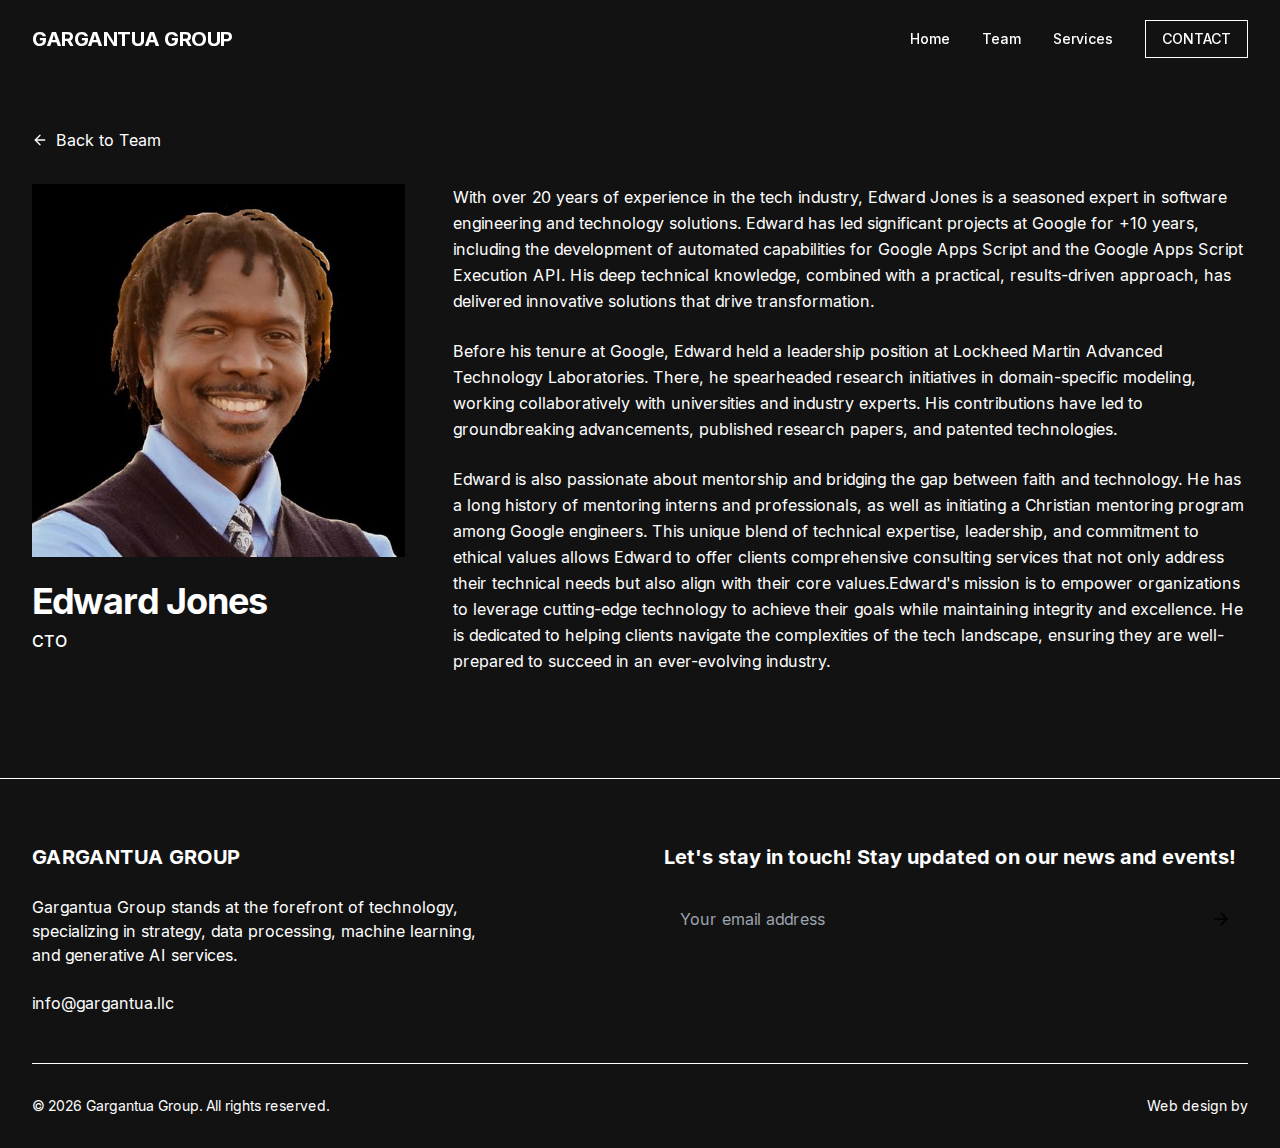
<file: team/edward-jones.html>
<!DOCTYPE html><html lang="en" class="__variable_d65c78"><head><meta charSet="utf-8"/><meta name="viewport" content="width=device-width, initial-scale=1"/><link rel="preload" href="/_next/static/media/a34f9d1faa5f3315-s.p.woff2" as="font" crossorigin="" type="font/woff2"/><link rel="preload" as="image" href="/images/team/edward-jones.jpg"/><link rel="stylesheet" href="/_next/static/css/d3ef1d54ab3c6a08.css" data-precedence="next"/><link rel="preload" as="script" fetchPriority="low" href="/_next/static/chunks/webpack-12445fb1864d4fa7.js"/><script src="/_next/static/chunks/11eacf67-5ced9616a6881ec9.js" async=""></script><script src="/_next/static/chunks/954-4531492287febd40.js" async=""></script><script src="/_next/static/chunks/main-app-85d9e6848a9949df.js" async=""></script><script src="/_next/static/chunks/950-b246f41d8590a7ab.js" async=""></script><script src="/_next/static/chunks/app/layout-a412aa2532642732.js" async=""></script><script src="/_next/static/chunks/611-e92c4d3c4d018acc.js" async=""></script><script src="/_next/static/chunks/app/team/%5Bslug%5D/page-b36008ab3bb5cab7.js" async=""></script><meta name="next-size-adjust" content=""/><title>Gargantua Group | Transforming Data into Business Intelligence</title><meta name="description" content="Gargantua Group stands at the forefront of technology, specializing in strategy, data processing, machine learning, and generative AI services."/><meta name="generator" content="v0.dev"/><script src="/_next/static/chunks/polyfills-42372ed130431b0a.js" noModule=""></script></head><body class="bg-background text-foreground min-h-screen flex flex-col"><script>((e,t,r,n,o,a,i,u)=>{let l=document.documentElement,s=["light","dark"];function c(t){var r;(Array.isArray(e)?e:[e]).forEach(e=>{let r="class"===e,n=r&&a?o.map(e=>a[e]||e):o;r?(l.classList.remove(...n),l.classList.add(a&&a[t]?a[t]:t)):l.setAttribute(e,t)}),r=t,u&&s.includes(r)&&(l.style.colorScheme=r)}if(n)c(n);else try{let e=localStorage.getItem(t)||r,n=i&&"system"===e?window.matchMedia("(prefers-color-scheme: dark)").matches?"dark":"light":e;c(n)}catch(e){}})("class","theme","dark",null,["light","dark"],null,false,true)</script><header class="fixed top-0 left-0 right-0 z-50 transition-all duration-300 bg-transparent py-5"><div class="container-custom flex items-center justify-between"><a class="flex items-center" href="/"><span class="text-xl font-bold tracking-tight">GARGANTUA GROUP</span></a><nav class="hidden md:flex items-center space-x-8"><a class="text-sm font-medium transition-colors hover:text-primary text-foreground/80" href="/">Home</a><a class="text-sm font-medium transition-colors hover:text-primary text-foreground/80" href="/team">Team</a><a class="text-sm font-medium transition-colors hover:text-primary text-foreground/80" href="/services">Services</a><a class="px-4 py-2 border border-primary rounded-md text-sm font-medium transition-colors text-primary hover:bg-primary/10" href="/contact">CONTACT</a></nav><button class="md:hidden text-foreground"><svg xmlns="http://www.w3.org/2000/svg" width="24" height="24" viewBox="0 0 24 24" fill="none" stroke="currentColor" stroke-width="2" stroke-linecap="round" stroke-linejoin="round" class="lucide lucide-menu"><line x1="4" x2="20" y1="12" y2="12"></line><line x1="4" x2="20" y1="6" y2="6"></line><line x1="4" x2="20" y1="18" y2="18"></line></svg></button></div></header><main class="flex-grow"><div class="pt-32 pb-20"><div class="container-custom"><a class="inline-flex items-center text-primary hover:underline mb-8" href="/team"><svg xmlns="http://www.w3.org/2000/svg" width="16" height="16" viewBox="0 0 24 24" fill="none" stroke="currentColor" stroke-width="2" stroke-linecap="round" stroke-linejoin="round" class="lucide lucide-arrow-left mr-2"><path d="m12 19-7-7 7-7"></path><path d="M19 12H5"></path></svg> Back to Team</a><div class="grid grid-cols-1 md:grid-cols-3 gap-12"><div class="md:col-span-1"><div class="relative aspect-square rounded-lg overflow-hidden mb-6"><img alt="Edward Jones" width="600" height="600" decoding="async" data-nimg="1" class="object-cover w-full h-full" style="color:transparent" src="/images/team/edward-jones.jpg"/></div><h1 class="heading-2 mb-2">Edward Jones</h1><p class="text-primary font-medium mb-4">CTO</p></div><div class="md:col-span-2"><div class="prose prose-invert max-w-none"><p class="mb-6 text-foreground/80 leading-relaxed">With over 20 years of experience in the tech industry, Edward Jones is a seasoned expert in software engineering and technology solutions. Edward has led significant projects at Google for +10 years, including the development of automated capabilities for Google Apps Script and the Google Apps Script Execution API. His deep technical knowledge, combined with a practical, results-driven approach, has delivered innovative solutions that drive transformation.</p><p class="mb-6 text-foreground/80 leading-relaxed">Before his tenure at Google, Edward held a leadership position at Lockheed Martin Advanced Technology Laboratories. There, he spearheaded research initiatives in domain-specific modeling, working collaboratively with universities and industry experts. His contributions have led to groundbreaking advancements, published research papers, and patented technologies.</p><p class="mb-6 text-foreground/80 leading-relaxed">Edward is also passionate about mentorship and bridging the gap between faith and technology. He has a long history of mentoring interns and professionals, as well as initiating a Christian mentoring program among Google engineers. This unique blend of technical expertise, leadership, and commitment to ethical values allows Edward to offer clients comprehensive consulting services that not only address their technical needs but also align with their core values.Edward&#x27;s mission is to empower organizations to leverage cutting-edge technology to achieve their goals while maintaining integrity and excellence. He is dedicated to helping clients navigate the complexities of the tech landscape, ensuring they are well-prepared to succeed in an ever-evolving industry.</p></div></div></div></div></div></main><footer class="bg-background border-t border-muted/30 pt-16 pb-8"><div class="container-custom"><div class="grid grid-cols-1 md:grid-cols-2 gap-12 mb-12"><div><h3 class="text-xl font-bold mb-6">GARGANTUA GROUP</h3><p class="text-foreground/70 max-w-md">Gargantua Group stands at the forefront of technology, specializing in strategy, data processing, machine learning, and generative AI services.</p><div class="mt-6"><p class="text-foreground/70"><a href="mailto:info@gargantua.llc" class="hover:text-primary transition-colors">info@gargantua.llc</a></p></div></div><div><h3 class="text-xl font-bold mb-6">Let&#x27;s stay in touch! Stay updated on our news and events!</h3><form class="space-y-4"><div><div class="flex"><input type="email" placeholder="Your email address" required="" class="form-input rounded-r-none flex-grow" value=""/><button type="submit" class="btn-primary rounded-l-none px-4"><svg xmlns="http://www.w3.org/2000/svg" width="20" height="20" viewBox="0 0 24 24" fill="none" stroke="currentColor" stroke-width="2" stroke-linecap="round" stroke-linejoin="round" class="lucide lucide-arrow-right"><path d="M5 12h14"></path><path d="m12 5 7 7-7 7"></path></svg></button></div></div></form></div></div><div class="border-t border-muted/30 pt-8 flex flex-col md:flex-row justify-between items-center"><p class="text-foreground/50 text-sm">© <!-- -->2025<!-- --> Gargantua Group. All rights reserved.</p><p class="text-foreground/50 text-sm mt-2 md:mt-0">Web design by</p></div></div></footer><script src="/_next/static/chunks/webpack-12445fb1864d4fa7.js" async=""></script><script>(self.__next_f=self.__next_f||[]).push([0])</script><script>self.__next_f.push([1,"1:\"$Sreact.fragment\"\n2:I[5031,[\"950\",\"static/chunks/950-b246f41d8590a7ab.js\",\"177\",\"static/chunks/app/layout-a412aa2532642732.js\"],\"ThemeProvider\"]\n3:I[2650,[\"950\",\"static/chunks/950-b246f41d8590a7ab.js\",\"177\",\"static/chunks/app/layout-a412aa2532642732.js\"],\"default\"]\n4:I[1063,[],\"\"]\n5:I[1483,[],\"\"]\n6:I[4641,[\"950\",\"static/chunks/950-b246f41d8590a7ab.js\",\"177\",\"static/chunks/app/layout-a412aa2532642732.js\"],\"default\"]\n7:I[7950,[\"950\",\"static/chunks/950-b246f41d8590a7ab.js\",\"611\",\"static/chunks/611-e92c4d3c4d018acc.js\",\"978\",\"static/chunks/app/team/%5Bslug%5D/page-b36008ab3bb5cab7.js\"],\"\"]\n8:I[2611,[\"950\",\"static/chunks/950-b246f41d8590a7ab.js\",\"611\",\"static/chunks/611-e92c4d3c4d018acc.js\",\"978\",\"static/chunks/app/team/%5Bslug%5D/page-b36008ab3bb5cab7.js\"],\"Image\"]\n9:I[5125,[],\"OutletBoundary\"]\nc:I[5125,[],\"ViewportBoundary\"]\ne:I[5125,[],\"MetadataBoundary\"]\n10:I[1954,[],\"\"]\n:HL[\"/_next/static/media/a34f9d1faa5f3315-s.p.woff2\",\"font\",{\"crossOrigin\":\"\",\"type\":\"font/woff2\"}]\n:HL[\"/_next/static/css/d3ef1d54ab3c6a08.css\",\"style\"]\n"])</script><script>self.__next_f.push([1,"0:{\"P\":null,\"b\":\"IuZRgx1WeiaOQzMrjnl-Y\",\"p\":\"\",\"c\":[\"\",\"team\",\"edward-jones\"],\"i\":false,\"f\":[[[\"\",{\"children\":[\"team\",{\"children\":[[\"slug\",\"edward-jones\",\"d\"],{\"children\":[\"__PAGE__\",{}]}]}]},\"$undefined\",\"$undefined\",true],[\"\",[\"$\",\"$1\",\"c\",{\"children\":[[[\"$\",\"link\",\"0\",{\"rel\":\"stylesheet\",\"href\":\"/_next/static/css/d3ef1d54ab3c6a08.css\",\"precedence\":\"next\",\"crossOrigin\":\"$undefined\",\"nonce\":\"$undefined\"}]],[\"$\",\"html\",null,{\"lang\":\"en\",\"className\":\"__variable_d65c78\",\"children\":[\"$\",\"body\",null,{\"className\":\"bg-background text-foreground min-h-screen flex flex-col\",\"children\":[\"$\",\"$L2\",null,{\"attribute\":\"class\",\"defaultTheme\":\"dark\",\"enableSystem\":false,\"children\":[[\"$\",\"$L3\",null,{}],[\"$\",\"main\",null,{\"className\":\"flex-grow\",\"children\":[\"$\",\"$L4\",null,{\"parallelRouterKey\":\"children\",\"error\":\"$undefined\",\"errorStyles\":\"$undefined\",\"errorScripts\":\"$undefined\",\"template\":[\"$\",\"$L5\",null,{}],\"templateStyles\":\"$undefined\",\"templateScripts\":\"$undefined\",\"notFound\":[[[\"$\",\"title\",null,{\"children\":\"404: This page could not be found.\"}],[\"$\",\"div\",null,{\"style\":{\"fontFamily\":\"system-ui,\\\"Segoe UI\\\",Roboto,Helvetica,Arial,sans-serif,\\\"Apple Color Emoji\\\",\\\"Segoe UI Emoji\\\"\",\"height\":\"100vh\",\"textAlign\":\"center\",\"display\":\"flex\",\"flexDirection\":\"column\",\"alignItems\":\"center\",\"justifyContent\":\"center\"},\"children\":[\"$\",\"div\",null,{\"children\":[[\"$\",\"style\",null,{\"dangerouslySetInnerHTML\":{\"__html\":\"body{color:#000;background:#fff;margin:0}.next-error-h1{border-right:1px solid rgba(0,0,0,.3)}@media (prefers-color-scheme:dark){body{color:#fff;background:#000}.next-error-h1{border-right:1px solid rgba(255,255,255,.3)}}\"}}],[\"$\",\"h1\",null,{\"className\":\"next-error-h1\",\"style\":{\"display\":\"inline-block\",\"margin\":\"0 20px 0 0\",\"padding\":\"0 23px 0 0\",\"fontSize\":24,\"fontWeight\":500,\"verticalAlign\":\"top\",\"lineHeight\":\"49px\"},\"children\":404}],[\"$\",\"div\",null,{\"style\":{\"display\":\"inline-block\"},\"children\":[\"$\",\"h2\",null,{\"style\":{\"fontSize\":14,\"fontWeight\":400,\"lineHeight\":\"49px\",\"margin\":0},\"children\":\"This page could not be found.\"}]}]]}]}]],[]],\"forbidden\":\"$undefined\",\"unauthorized\":\"$undefined\"}]}],[\"$\",\"$L6\",null,{}]]}]}]}]]}],{\"children\":[\"team\",[\"$\",\"$1\",\"c\",{\"children\":[null,[\"$\",\"$L4\",null,{\"parallelRouterKey\":\"children\",\"error\":\"$undefined\",\"errorStyles\":\"$undefined\",\"errorScripts\":\"$undefined\",\"template\":[\"$\",\"$L5\",null,{}],\"templateStyles\":\"$undefined\",\"templateScripts\":\"$undefined\",\"notFound\":\"$undefined\",\"forbidden\":\"$undefined\",\"unauthorized\":\"$undefined\"}]]}],{\"children\":[[\"slug\",\"edward-jones\",\"d\"],[\"$\",\"$1\",\"c\",{\"children\":[null,[\"$\",\"$L4\",null,{\"parallelRouterKey\":\"children\",\"error\":\"$undefined\",\"errorStyles\":\"$undefined\",\"errorScripts\":\"$undefined\",\"template\":[\"$\",\"$L5\",null,{}],\"templateStyles\":\"$undefined\",\"templateScripts\":\"$undefined\",\"notFound\":\"$undefined\",\"forbidden\":\"$undefined\",\"unauthorized\":\"$undefined\"}]]}],{\"children\":[\"__PAGE__\",[\"$\",\"$1\",\"c\",{\"children\":[[\"$\",\"div\",null,{\"className\":\"pt-32 pb-20\",\"children\":[\"$\",\"div\",null,{\"className\":\"container-custom\",\"children\":[[\"$\",\"$L7\",null,{\"href\":\"/team\",\"className\":\"inline-flex items-center text-primary hover:underline mb-8\",\"children\":[[\"$\",\"svg\",null,{\"ref\":\"$undefined\",\"xmlns\":\"http://www.w3.org/2000/svg\",\"width\":16,\"height\":16,\"viewBox\":\"0 0 24 24\",\"fill\":\"none\",\"stroke\":\"currentColor\",\"strokeWidth\":2,\"strokeLinecap\":\"round\",\"strokeLinejoin\":\"round\",\"className\":\"lucide lucide-arrow-left mr-2\",\"children\":[[\"$\",\"path\",\"1l729n\",{\"d\":\"m12 19-7-7 7-7\"}],[\"$\",\"path\",\"x3x0zl\",{\"d\":\"M19 12H5\"}],\"$undefined\"]}],\" Back to Team\"]}],[\"$\",\"div\",null,{\"className\":\"grid grid-cols-1 md:grid-cols-3 gap-12\",\"children\":[[\"$\",\"div\",null,{\"className\":\"md:col-span-1\",\"children\":[[\"$\",\"div\",null,{\"className\":\"relative aspect-square rounded-lg overflow-hidden mb-6\",\"children\":[\"$\",\"$L8\",null,{\"src\":\"/images/team/edward-jones.jpg\",\"alt\":\"Edward Jones\",\"width\":600,\"height\":600,\"className\":\"object-cover w-full h-full\",\"priority\":true}]}],[\"$\",\"h1\",null,{\"className\":\"heading-2 mb-2\",\"children\":\"Edward Jones\"}],[\"$\",\"p\",null,{\"className\":\"text-primary font-medium mb-4\",\"children\":\"CTO\"}]]}],[\"$\",\"div\",null,{\"className\":\"md:col-span-2\",\"children\":[\"$\",\"div\",null,{\"className\":\"prose prose-invert max-w-none\",\"children\":[[\"$\",\"p\",\"0\",{\"className\":\"mb-6 text-foreground/80 leading-relaxed\",\"children\":\"With over 20 years of experience in the tech industry, Edward Jones is a seasoned expert in software engineering and technology solutions. Edward has led significant projects at Google for +10 years, including the development of automated capabilities for Google Apps Script and the Google Apps Script Execution API. His deep technical knowledge, combined with a practical, results-driven approach, has delivered innovative solutions that drive transformation.\"}],[\"$\",\"p\",\"1\",{\"className\":\"mb-6 text-foreground/80 leading-relaxed\",\"children\":\"Before his tenure at Google, Edward held a leadership position at Lockheed Martin Advanced Technology Laboratories. There, he spearheaded research initiatives in domain-specific modeling, working collaboratively with universities and industry experts. His contributions have led to groundbreaking advancements, published research papers, and patented technologies.\"}],[\"$\",\"p\",\"2\",{\"className\":\"mb-6 text-foreground/80 leading-relaxed\",\"children\":\"Edward is also passionate about mentorship and bridging the gap between faith and technology. He has a long history of mentoring interns and professionals, as well as initiating a Christian mentoring program among Google engineers. This unique blend of technical expertise, leadership, and commitment to ethical values allows Edward to offer clients comprehensive consulting services that not only address their technical needs but also align with their core values.Edward's mission is to empower organizations to leverage cutting-edge technology to achieve their goals while maintaining integrity and excellence. He is dedicated to helping clients navigate the complexities of the tech landscape, ensuring they are well-prepared to succeed in an ever-evolving industry.\"}]]}]}]]}]]}]}],\"$undefined\",null,[\"$\",\"$L9\",null,{\"children\":[\"$La\",\"$Lb\",null]}]]}],{},null,false]},null,false]},null,false]},null,false],[\"$\",\"$1\",\"h\",{\"children\":[null,[\"$\",\"$1\",\"JCsm-M7FOhrXwSq-5gItx\",{\"children\":[[\"$\",\"$Lc\",null,{\"children\":\"$Ld\"}],[\"$\",\"meta\",null,{\"name\":\"next-size-adjust\",\"content\":\"\"}]]}],[\"$\",\"$Le\",null,{\"children\":\"$Lf\"}]]}],false]],\"m\":\"$undefined\",\"G\":[\"$10\",\"$undefined\"],\"s\":false,\"S\":true}\n"])</script><script>self.__next_f.push([1,"d:[[\"$\",\"meta\",\"0\",{\"charSet\":\"utf-8\"}],[\"$\",\"meta\",\"1\",{\"name\":\"viewport\",\"content\":\"width=device-width, initial-scale=1\"}]]\na:null\n"])</script><script>self.__next_f.push([1,"b:null\nf:[[\"$\",\"title\",\"0\",{\"children\":\"Gargantua Group | Transforming Data into Business Intelligence\"}],[\"$\",\"meta\",\"1\",{\"name\":\"description\",\"content\":\"Gargantua Group stands at the forefront of technology, specializing in strategy, data processing, machine learning, and generative AI services.\"}],[\"$\",\"meta\",\"2\",{\"name\":\"generator\",\"content\":\"v0.dev\"}]]\n"])</script></body></html>
</file>
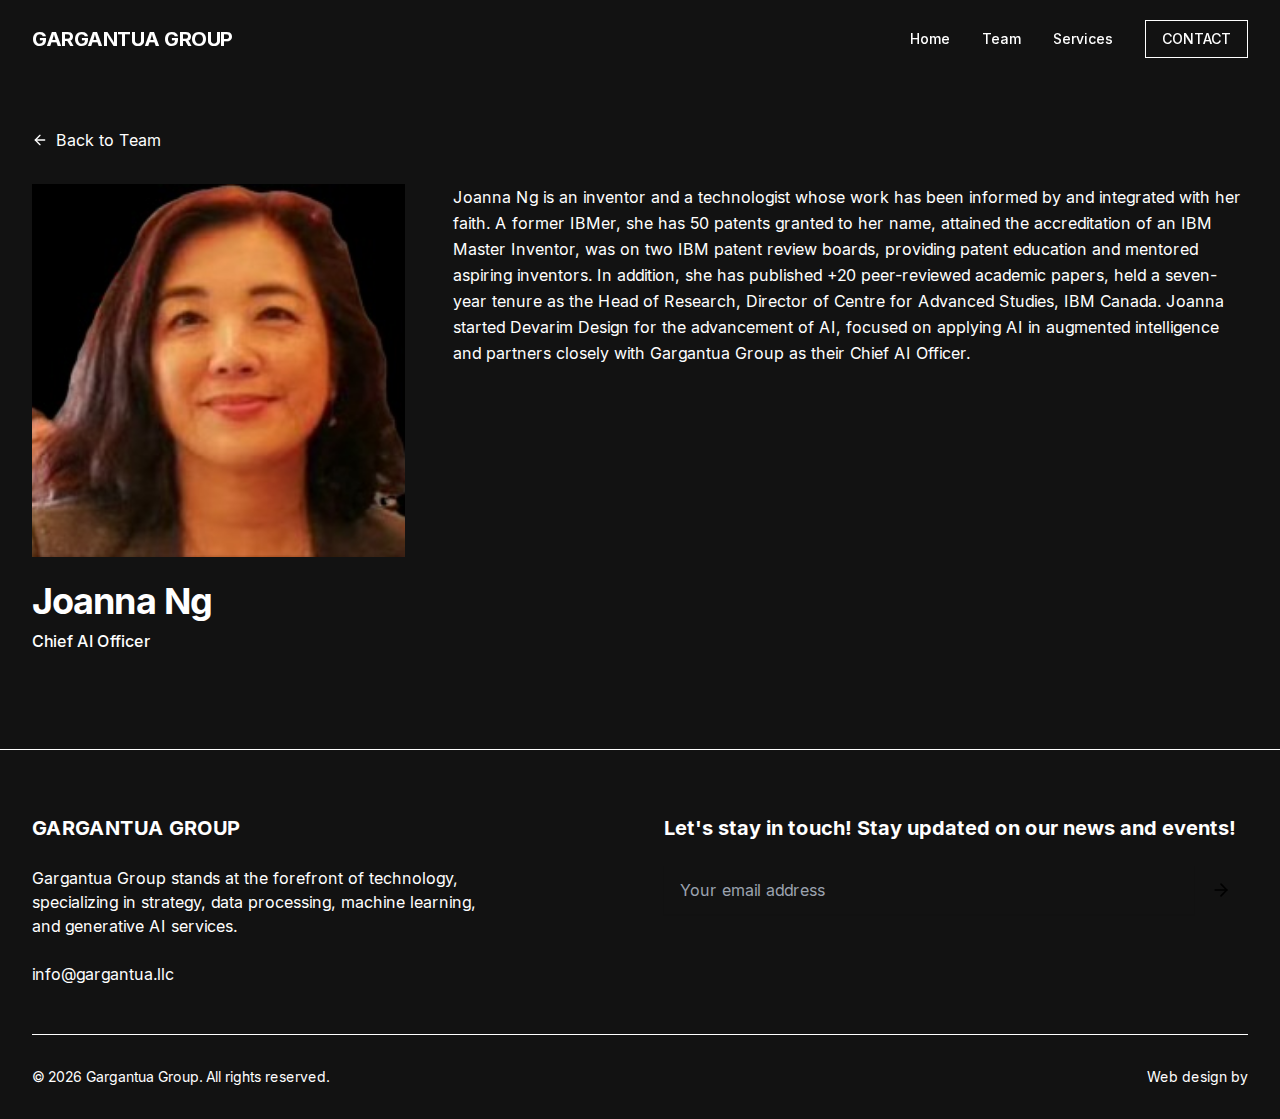
<file: team/joanna-ng.html>
<!DOCTYPE html><html lang="en" class="__variable_d65c78"><head><meta charSet="utf-8"/><meta name="viewport" content="width=device-width, initial-scale=1"/><link rel="preload" href="/_next/static/media/a34f9d1faa5f3315-s.p.woff2" as="font" crossorigin="" type="font/woff2"/><link rel="preload" as="image" href="/images/team/joanna-ng.jpg"/><link rel="stylesheet" href="/_next/static/css/d3ef1d54ab3c6a08.css" data-precedence="next"/><link rel="preload" as="script" fetchPriority="low" href="/_next/static/chunks/webpack-12445fb1864d4fa7.js"/><script src="/_next/static/chunks/11eacf67-5ced9616a6881ec9.js" async=""></script><script src="/_next/static/chunks/954-4531492287febd40.js" async=""></script><script src="/_next/static/chunks/main-app-85d9e6848a9949df.js" async=""></script><script src="/_next/static/chunks/950-b246f41d8590a7ab.js" async=""></script><script src="/_next/static/chunks/app/layout-a412aa2532642732.js" async=""></script><script src="/_next/static/chunks/611-e92c4d3c4d018acc.js" async=""></script><script src="/_next/static/chunks/app/team/%5Bslug%5D/page-b36008ab3bb5cab7.js" async=""></script><meta name="next-size-adjust" content=""/><title>Gargantua Group | Transforming Data into Business Intelligence</title><meta name="description" content="Gargantua Group stands at the forefront of technology, specializing in strategy, data processing, machine learning, and generative AI services."/><meta name="generator" content="v0.dev"/><script src="/_next/static/chunks/polyfills-42372ed130431b0a.js" noModule=""></script></head><body class="bg-background text-foreground min-h-screen flex flex-col"><script>((e,t,r,n,o,a,i,u)=>{let l=document.documentElement,s=["light","dark"];function c(t){var r;(Array.isArray(e)?e:[e]).forEach(e=>{let r="class"===e,n=r&&a?o.map(e=>a[e]||e):o;r?(l.classList.remove(...n),l.classList.add(a&&a[t]?a[t]:t)):l.setAttribute(e,t)}),r=t,u&&s.includes(r)&&(l.style.colorScheme=r)}if(n)c(n);else try{let e=localStorage.getItem(t)||r,n=i&&"system"===e?window.matchMedia("(prefers-color-scheme: dark)").matches?"dark":"light":e;c(n)}catch(e){}})("class","theme","dark",null,["light","dark"],null,false,true)</script><header class="fixed top-0 left-0 right-0 z-50 transition-all duration-300 bg-transparent py-5"><div class="container-custom flex items-center justify-between"><a class="flex items-center" href="/"><span class="text-xl font-bold tracking-tight">GARGANTUA GROUP</span></a><nav class="hidden md:flex items-center space-x-8"><a class="text-sm font-medium transition-colors hover:text-primary text-foreground/80" href="/">Home</a><a class="text-sm font-medium transition-colors hover:text-primary text-foreground/80" href="/team">Team</a><a class="text-sm font-medium transition-colors hover:text-primary text-foreground/80" href="/services">Services</a><a class="px-4 py-2 border border-primary rounded-md text-sm font-medium transition-colors text-primary hover:bg-primary/10" href="/contact">CONTACT</a></nav><button class="md:hidden text-foreground"><svg xmlns="http://www.w3.org/2000/svg" width="24" height="24" viewBox="0 0 24 24" fill="none" stroke="currentColor" stroke-width="2" stroke-linecap="round" stroke-linejoin="round" class="lucide lucide-menu"><line x1="4" x2="20" y1="12" y2="12"></line><line x1="4" x2="20" y1="6" y2="6"></line><line x1="4" x2="20" y1="18" y2="18"></line></svg></button></div></header><main class="flex-grow"><div class="pt-32 pb-20"><div class="container-custom"><a class="inline-flex items-center text-primary hover:underline mb-8" href="/team"><svg xmlns="http://www.w3.org/2000/svg" width="16" height="16" viewBox="0 0 24 24" fill="none" stroke="currentColor" stroke-width="2" stroke-linecap="round" stroke-linejoin="round" class="lucide lucide-arrow-left mr-2"><path d="m12 19-7-7 7-7"></path><path d="M19 12H5"></path></svg> Back to Team</a><div class="grid grid-cols-1 md:grid-cols-3 gap-12"><div class="md:col-span-1"><div class="relative aspect-square rounded-lg overflow-hidden mb-6"><img alt="Joanna Ng" width="600" height="600" decoding="async" data-nimg="1" class="object-cover w-full h-full" style="color:transparent" src="/images/team/joanna-ng.jpg"/></div><h1 class="heading-2 mb-2">Joanna Ng</h1><p class="text-primary font-medium mb-4">Chief AI Officer</p></div><div class="md:col-span-2"><div class="prose prose-invert max-w-none"><p class="mb-6 text-foreground/80 leading-relaxed">Joanna Ng is an inventor and a technologist whose work has been informed by and integrated with her faith. A former IBMer, she has 50 patents granted to her name, attained the accreditation of an IBM Master Inventor, was on two IBM patent review boards, providing patent education and mentored aspiring inventors. In addition, she has published +20 peer-reviewed academic papers, held a seven-year tenure as the Head of Research, Director of Centre for Advanced Studies, IBM Canada. Joanna started Devarim Design for the advancement of AI, focused on applying AI in augmented intelligence and partners closely with Gargantua Group as their Chief AI Officer.</p></div></div></div></div></div></main><footer class="bg-background border-t border-muted/30 pt-16 pb-8"><div class="container-custom"><div class="grid grid-cols-1 md:grid-cols-2 gap-12 mb-12"><div><h3 class="text-xl font-bold mb-6">GARGANTUA GROUP</h3><p class="text-foreground/70 max-w-md">Gargantua Group stands at the forefront of technology, specializing in strategy, data processing, machine learning, and generative AI services.</p><div class="mt-6"><p class="text-foreground/70"><a href="mailto:info@gargantua.llc" class="hover:text-primary transition-colors">info@gargantua.llc</a></p></div></div><div><h3 class="text-xl font-bold mb-6">Let&#x27;s stay in touch! Stay updated on our news and events!</h3><form class="space-y-4"><div><div class="flex"><input type="email" placeholder="Your email address" required="" class="form-input rounded-r-none flex-grow" value=""/><button type="submit" class="btn-primary rounded-l-none px-4"><svg xmlns="http://www.w3.org/2000/svg" width="20" height="20" viewBox="0 0 24 24" fill="none" stroke="currentColor" stroke-width="2" stroke-linecap="round" stroke-linejoin="round" class="lucide lucide-arrow-right"><path d="M5 12h14"></path><path d="m12 5 7 7-7 7"></path></svg></button></div></div></form></div></div><div class="border-t border-muted/30 pt-8 flex flex-col md:flex-row justify-between items-center"><p class="text-foreground/50 text-sm">© <!-- -->2025<!-- --> Gargantua Group. All rights reserved.</p><p class="text-foreground/50 text-sm mt-2 md:mt-0">Web design by</p></div></div></footer><script src="/_next/static/chunks/webpack-12445fb1864d4fa7.js" async=""></script><script>(self.__next_f=self.__next_f||[]).push([0])</script><script>self.__next_f.push([1,"1:\"$Sreact.fragment\"\n2:I[5031,[\"950\",\"static/chunks/950-b246f41d8590a7ab.js\",\"177\",\"static/chunks/app/layout-a412aa2532642732.js\"],\"ThemeProvider\"]\n3:I[2650,[\"950\",\"static/chunks/950-b246f41d8590a7ab.js\",\"177\",\"static/chunks/app/layout-a412aa2532642732.js\"],\"default\"]\n4:I[1063,[],\"\"]\n5:I[1483,[],\"\"]\n6:I[4641,[\"950\",\"static/chunks/950-b246f41d8590a7ab.js\",\"177\",\"static/chunks/app/layout-a412aa2532642732.js\"],\"default\"]\n7:I[7950,[\"950\",\"static/chunks/950-b246f41d8590a7ab.js\",\"611\",\"static/chunks/611-e92c4d3c4d018acc.js\",\"978\",\"static/chunks/app/team/%5Bslug%5D/page-b36008ab3bb5cab7.js\"],\"\"]\n8:I[2611,[\"950\",\"static/chunks/950-b246f41d8590a7ab.js\",\"611\",\"static/chunks/611-e92c4d3c4d018acc.js\",\"978\",\"static/chunks/app/team/%5Bslug%5D/page-b36008ab3bb5cab7.js\"],\"Image\"]\n9:I[5125,[],\"OutletBoundary\"]\nc:I[5125,[],\"ViewportBoundary\"]\ne:I[5125,[],\"MetadataBoundary\"]\n10:I[1954,[],\"\"]\n:HL[\"/_next/static/media/a34f9d1faa5f3315-s.p.woff2\",\"font\",{\"crossOrigin\":\"\",\"type\":\"font/woff2\"}]\n:HL[\"/_next/static/css/d3ef1d54ab3c6a08.css\",\"style\"]\n"])</script><script>self.__next_f.push([1,"0:{\"P\":null,\"b\":\"IuZRgx1WeiaOQzMrjnl-Y\",\"p\":\"\",\"c\":[\"\",\"team\",\"joanna-ng\"],\"i\":false,\"f\":[[[\"\",{\"children\":[\"team\",{\"children\":[[\"slug\",\"joanna-ng\",\"d\"],{\"children\":[\"__PAGE__\",{}]}]}]},\"$undefined\",\"$undefined\",true],[\"\",[\"$\",\"$1\",\"c\",{\"children\":[[[\"$\",\"link\",\"0\",{\"rel\":\"stylesheet\",\"href\":\"/_next/static/css/d3ef1d54ab3c6a08.css\",\"precedence\":\"next\",\"crossOrigin\":\"$undefined\",\"nonce\":\"$undefined\"}]],[\"$\",\"html\",null,{\"lang\":\"en\",\"className\":\"__variable_d65c78\",\"children\":[\"$\",\"body\",null,{\"className\":\"bg-background text-foreground min-h-screen flex flex-col\",\"children\":[\"$\",\"$L2\",null,{\"attribute\":\"class\",\"defaultTheme\":\"dark\",\"enableSystem\":false,\"children\":[[\"$\",\"$L3\",null,{}],[\"$\",\"main\",null,{\"className\":\"flex-grow\",\"children\":[\"$\",\"$L4\",null,{\"parallelRouterKey\":\"children\",\"error\":\"$undefined\",\"errorStyles\":\"$undefined\",\"errorScripts\":\"$undefined\",\"template\":[\"$\",\"$L5\",null,{}],\"templateStyles\":\"$undefined\",\"templateScripts\":\"$undefined\",\"notFound\":[[[\"$\",\"title\",null,{\"children\":\"404: This page could not be found.\"}],[\"$\",\"div\",null,{\"style\":{\"fontFamily\":\"system-ui,\\\"Segoe UI\\\",Roboto,Helvetica,Arial,sans-serif,\\\"Apple Color Emoji\\\",\\\"Segoe UI Emoji\\\"\",\"height\":\"100vh\",\"textAlign\":\"center\",\"display\":\"flex\",\"flexDirection\":\"column\",\"alignItems\":\"center\",\"justifyContent\":\"center\"},\"children\":[\"$\",\"div\",null,{\"children\":[[\"$\",\"style\",null,{\"dangerouslySetInnerHTML\":{\"__html\":\"body{color:#000;background:#fff;margin:0}.next-error-h1{border-right:1px solid rgba(0,0,0,.3)}@media (prefers-color-scheme:dark){body{color:#fff;background:#000}.next-error-h1{border-right:1px solid rgba(255,255,255,.3)}}\"}}],[\"$\",\"h1\",null,{\"className\":\"next-error-h1\",\"style\":{\"display\":\"inline-block\",\"margin\":\"0 20px 0 0\",\"padding\":\"0 23px 0 0\",\"fontSize\":24,\"fontWeight\":500,\"verticalAlign\":\"top\",\"lineHeight\":\"49px\"},\"children\":404}],[\"$\",\"div\",null,{\"style\":{\"display\":\"inline-block\"},\"children\":[\"$\",\"h2\",null,{\"style\":{\"fontSize\":14,\"fontWeight\":400,\"lineHeight\":\"49px\",\"margin\":0},\"children\":\"This page could not be found.\"}]}]]}]}]],[]],\"forbidden\":\"$undefined\",\"unauthorized\":\"$undefined\"}]}],[\"$\",\"$L6\",null,{}]]}]}]}]]}],{\"children\":[\"team\",[\"$\",\"$1\",\"c\",{\"children\":[null,[\"$\",\"$L4\",null,{\"parallelRouterKey\":\"children\",\"error\":\"$undefined\",\"errorStyles\":\"$undefined\",\"errorScripts\":\"$undefined\",\"template\":[\"$\",\"$L5\",null,{}],\"templateStyles\":\"$undefined\",\"templateScripts\":\"$undefined\",\"notFound\":\"$undefined\",\"forbidden\":\"$undefined\",\"unauthorized\":\"$undefined\"}]]}],{\"children\":[[\"slug\",\"joanna-ng\",\"d\"],[\"$\",\"$1\",\"c\",{\"children\":[null,[\"$\",\"$L4\",null,{\"parallelRouterKey\":\"children\",\"error\":\"$undefined\",\"errorStyles\":\"$undefined\",\"errorScripts\":\"$undefined\",\"template\":[\"$\",\"$L5\",null,{}],\"templateStyles\":\"$undefined\",\"templateScripts\":\"$undefined\",\"notFound\":\"$undefined\",\"forbidden\":\"$undefined\",\"unauthorized\":\"$undefined\"}]]}],{\"children\":[\"__PAGE__\",[\"$\",\"$1\",\"c\",{\"children\":[[\"$\",\"div\",null,{\"className\":\"pt-32 pb-20\",\"children\":[\"$\",\"div\",null,{\"className\":\"container-custom\",\"children\":[[\"$\",\"$L7\",null,{\"href\":\"/team\",\"className\":\"inline-flex items-center text-primary hover:underline mb-8\",\"children\":[[\"$\",\"svg\",null,{\"ref\":\"$undefined\",\"xmlns\":\"http://www.w3.org/2000/svg\",\"width\":16,\"height\":16,\"viewBox\":\"0 0 24 24\",\"fill\":\"none\",\"stroke\":\"currentColor\",\"strokeWidth\":2,\"strokeLinecap\":\"round\",\"strokeLinejoin\":\"round\",\"className\":\"lucide lucide-arrow-left mr-2\",\"children\":[[\"$\",\"path\",\"1l729n\",{\"d\":\"m12 19-7-7 7-7\"}],[\"$\",\"path\",\"x3x0zl\",{\"d\":\"M19 12H5\"}],\"$undefined\"]}],\" Back to Team\"]}],[\"$\",\"div\",null,{\"className\":\"grid grid-cols-1 md:grid-cols-3 gap-12\",\"children\":[[\"$\",\"div\",null,{\"className\":\"md:col-span-1\",\"children\":[[\"$\",\"div\",null,{\"className\":\"relative aspect-square rounded-lg overflow-hidden mb-6\",\"children\":[\"$\",\"$L8\",null,{\"src\":\"/images/team/joanna-ng.jpg\",\"alt\":\"Joanna Ng\",\"width\":600,\"height\":600,\"className\":\"object-cover w-full h-full\",\"priority\":true}]}],[\"$\",\"h1\",null,{\"className\":\"heading-2 mb-2\",\"children\":\"Joanna Ng\"}],[\"$\",\"p\",null,{\"className\":\"text-primary font-medium mb-4\",\"children\":\"Chief AI Officer\"}]]}],[\"$\",\"div\",null,{\"className\":\"md:col-span-2\",\"children\":[\"$\",\"div\",null,{\"className\":\"prose prose-invert max-w-none\",\"children\":[[\"$\",\"p\",\"0\",{\"className\":\"mb-6 text-foreground/80 leading-relaxed\",\"children\":\"Joanna Ng is an inventor and a technologist whose work has been informed by and integrated with her faith. A former IBMer, she has 50 patents granted to her name, attained the accreditation of an IBM Master Inventor, was on two IBM patent review boards, providing patent education and mentored aspiring inventors. In addition, she has published +20 peer-reviewed academic papers, held a seven-year tenure as the Head of Research, Director of Centre for Advanced Studies, IBM Canada. Joanna started Devarim Design for the advancement of AI, focused on applying AI in augmented intelligence and partners closely with Gargantua Group as their Chief AI Officer.\"}]]}]}]]}]]}]}],\"$undefined\",null,[\"$\",\"$L9\",null,{\"children\":[\"$La\",\"$Lb\",null]}]]}],{},null,false]},null,false]},null,false]},null,false],[\"$\",\"$1\",\"h\",{\"children\":[null,[\"$\",\"$1\",\"_6EbwPkp2SYaYZ9QeTrhO\",{\"children\":[[\"$\",\"$Lc\",null,{\"children\":\"$Ld\"}],[\"$\",\"meta\",null,{\"name\":\"next-size-adjust\",\"content\":\"\"}]]}],[\"$\",\"$Le\",null,{\"children\":\"$Lf\"}]]}],false]],\"m\":\"$undefined\",\"G\":[\"$10\",\"$undefined\"],\"s\":false,\"S\":true}\n"])</script><script>self.__next_f.push([1,"d:[[\"$\",\"meta\",\"0\",{\"charSet\":\"utf-8\"}],[\"$\",\"meta\",\"1\",{\"name\":\"viewport\",\"content\":\"width=device-width, initial-scale=1\"}]]\na:null\n"])</script><script>self.__next_f.push([1,"b:null\nf:[[\"$\",\"title\",\"0\",{\"children\":\"Gargantua Group | Transforming Data into Business Intelligence\"}],[\"$\",\"meta\",\"1\",{\"name\":\"description\",\"content\":\"Gargantua Group stands at the forefront of technology, specializing in strategy, data processing, machine learning, and generative AI services.\"}],[\"$\",\"meta\",\"2\",{\"name\":\"generator\",\"content\":\"v0.dev\"}]]\n"])</script></body></html>
</file>
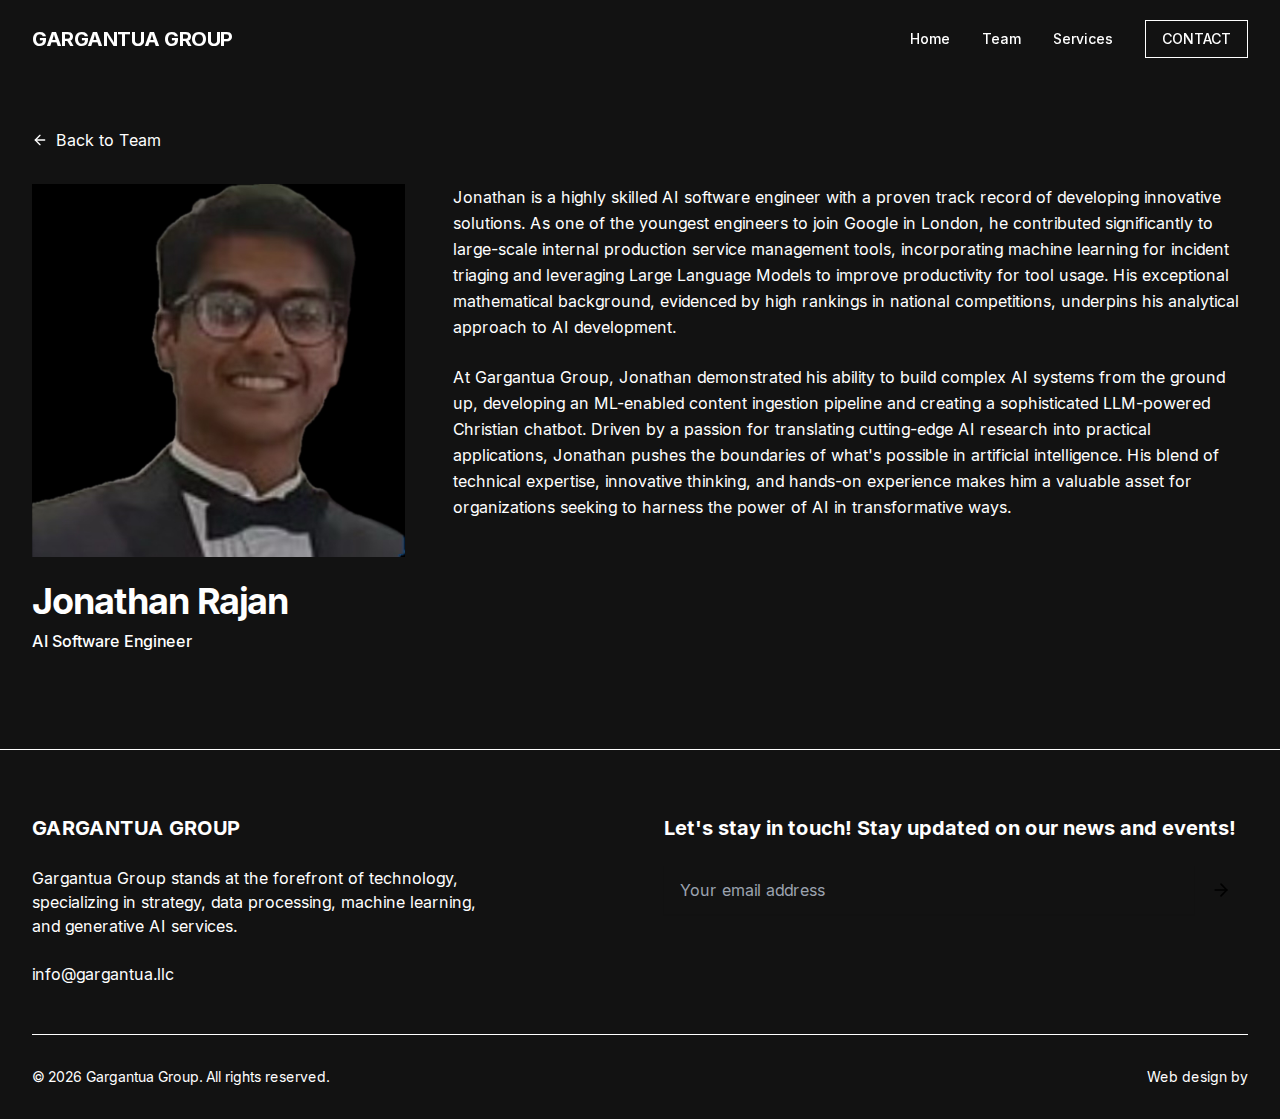
<file: team/jonathan-rajan.html>
<!DOCTYPE html><html lang="en" class="__variable_d65c78"><head><meta charSet="utf-8"/><meta name="viewport" content="width=device-width, initial-scale=1"/><link rel="preload" href="/_next/static/media/a34f9d1faa5f3315-s.p.woff2" as="font" crossorigin="" type="font/woff2"/><link rel="preload" as="image" href="/images/team/jonathan-rajan.jpg"/><link rel="stylesheet" href="/_next/static/css/d3ef1d54ab3c6a08.css" data-precedence="next"/><link rel="preload" as="script" fetchPriority="low" href="/_next/static/chunks/webpack-12445fb1864d4fa7.js"/><script src="/_next/static/chunks/11eacf67-5ced9616a6881ec9.js" async=""></script><script src="/_next/static/chunks/954-4531492287febd40.js" async=""></script><script src="/_next/static/chunks/main-app-85d9e6848a9949df.js" async=""></script><script src="/_next/static/chunks/950-b246f41d8590a7ab.js" async=""></script><script src="/_next/static/chunks/app/layout-a412aa2532642732.js" async=""></script><script src="/_next/static/chunks/611-e92c4d3c4d018acc.js" async=""></script><script src="/_next/static/chunks/app/team/%5Bslug%5D/page-b36008ab3bb5cab7.js" async=""></script><meta name="next-size-adjust" content=""/><title>Gargantua Group | Transforming Data into Business Intelligence</title><meta name="description" content="Gargantua Group stands at the forefront of technology, specializing in strategy, data processing, machine learning, and generative AI services."/><meta name="generator" content="v0.dev"/><script src="/_next/static/chunks/polyfills-42372ed130431b0a.js" noModule=""></script></head><body class="bg-background text-foreground min-h-screen flex flex-col"><script>((e,t,r,n,o,a,i,u)=>{let l=document.documentElement,s=["light","dark"];function c(t){var r;(Array.isArray(e)?e:[e]).forEach(e=>{let r="class"===e,n=r&&a?o.map(e=>a[e]||e):o;r?(l.classList.remove(...n),l.classList.add(a&&a[t]?a[t]:t)):l.setAttribute(e,t)}),r=t,u&&s.includes(r)&&(l.style.colorScheme=r)}if(n)c(n);else try{let e=localStorage.getItem(t)||r,n=i&&"system"===e?window.matchMedia("(prefers-color-scheme: dark)").matches?"dark":"light":e;c(n)}catch(e){}})("class","theme","dark",null,["light","dark"],null,false,true)</script><header class="fixed top-0 left-0 right-0 z-50 transition-all duration-300 bg-transparent py-5"><div class="container-custom flex items-center justify-between"><a class="flex items-center" href="/"><span class="text-xl font-bold tracking-tight">GARGANTUA GROUP</span></a><nav class="hidden md:flex items-center space-x-8"><a class="text-sm font-medium transition-colors hover:text-primary text-foreground/80" href="/">Home</a><a class="text-sm font-medium transition-colors hover:text-primary text-foreground/80" href="/team">Team</a><a class="text-sm font-medium transition-colors hover:text-primary text-foreground/80" href="/services">Services</a><a class="px-4 py-2 border border-primary rounded-md text-sm font-medium transition-colors text-primary hover:bg-primary/10" href="/contact">CONTACT</a></nav><button class="md:hidden text-foreground"><svg xmlns="http://www.w3.org/2000/svg" width="24" height="24" viewBox="0 0 24 24" fill="none" stroke="currentColor" stroke-width="2" stroke-linecap="round" stroke-linejoin="round" class="lucide lucide-menu"><line x1="4" x2="20" y1="12" y2="12"></line><line x1="4" x2="20" y1="6" y2="6"></line><line x1="4" x2="20" y1="18" y2="18"></line></svg></button></div></header><main class="flex-grow"><div class="pt-32 pb-20"><div class="container-custom"><a class="inline-flex items-center text-primary hover:underline mb-8" href="/team"><svg xmlns="http://www.w3.org/2000/svg" width="16" height="16" viewBox="0 0 24 24" fill="none" stroke="currentColor" stroke-width="2" stroke-linecap="round" stroke-linejoin="round" class="lucide lucide-arrow-left mr-2"><path d="m12 19-7-7 7-7"></path><path d="M19 12H5"></path></svg> Back to Team</a><div class="grid grid-cols-1 md:grid-cols-3 gap-12"><div class="md:col-span-1"><div class="relative aspect-square rounded-lg overflow-hidden mb-6"><img alt="Jonathan Rajan" width="600" height="600" decoding="async" data-nimg="1" class="object-cover w-full h-full" style="color:transparent" src="/images/team/jonathan-rajan.jpg"/></div><h1 class="heading-2 mb-2">Jonathan Rajan</h1><p class="text-primary font-medium mb-4">AI Software Engineer</p></div><div class="md:col-span-2"><div class="prose prose-invert max-w-none"><p class="mb-6 text-foreground/80 leading-relaxed">Jonathan is a highly skilled AI software engineer with a proven track record of developing innovative solutions. As one of the youngest engineers to join Google in London, he contributed significantly to large-scale internal production service management tools, incorporating machine learning for incident triaging and leveraging Large Language Models to improve productivity for tool usage. His exceptional mathematical background, evidenced by high rankings in national competitions, underpins his analytical approach to AI development.</p><p class="mb-6 text-foreground/80 leading-relaxed">At Gargantua Group, Jonathan demonstrated his ability to build complex AI systems from the ground up, developing an ML-enabled content ingestion pipeline and creating a sophisticated LLM-powered Christian chatbot. Driven by a passion for translating cutting-edge AI research into practical applications, Jonathan pushes the boundaries of what&#x27;s possible in artificial intelligence. His blend of technical expertise, innovative thinking, and hands-on experience makes him a valuable asset for organizations seeking to harness the power of AI in transformative ways.</p></div></div></div></div></div></main><footer class="bg-background border-t border-muted/30 pt-16 pb-8"><div class="container-custom"><div class="grid grid-cols-1 md:grid-cols-2 gap-12 mb-12"><div><h3 class="text-xl font-bold mb-6">GARGANTUA GROUP</h3><p class="text-foreground/70 max-w-md">Gargantua Group stands at the forefront of technology, specializing in strategy, data processing, machine learning, and generative AI services.</p><div class="mt-6"><p class="text-foreground/70"><a href="mailto:info@gargantua.llc" class="hover:text-primary transition-colors">info@gargantua.llc</a></p></div></div><div><h3 class="text-xl font-bold mb-6">Let&#x27;s stay in touch! Stay updated on our news and events!</h3><form class="space-y-4"><div><div class="flex"><input type="email" placeholder="Your email address" required="" class="form-input rounded-r-none flex-grow" value=""/><button type="submit" class="btn-primary rounded-l-none px-4"><svg xmlns="http://www.w3.org/2000/svg" width="20" height="20" viewBox="0 0 24 24" fill="none" stroke="currentColor" stroke-width="2" stroke-linecap="round" stroke-linejoin="round" class="lucide lucide-arrow-right"><path d="M5 12h14"></path><path d="m12 5 7 7-7 7"></path></svg></button></div></div></form></div></div><div class="border-t border-muted/30 pt-8 flex flex-col md:flex-row justify-between items-center"><p class="text-foreground/50 text-sm">© <!-- -->2025<!-- --> Gargantua Group. All rights reserved.</p><p class="text-foreground/50 text-sm mt-2 md:mt-0">Web design by</p></div></div></footer><script src="/_next/static/chunks/webpack-12445fb1864d4fa7.js" async=""></script><script>(self.__next_f=self.__next_f||[]).push([0])</script><script>self.__next_f.push([1,"1:\"$Sreact.fragment\"\n2:I[5031,[\"950\",\"static/chunks/950-b246f41d8590a7ab.js\",\"177\",\"static/chunks/app/layout-a412aa2532642732.js\"],\"ThemeProvider\"]\n3:I[2650,[\"950\",\"static/chunks/950-b246f41d8590a7ab.js\",\"177\",\"static/chunks/app/layout-a412aa2532642732.js\"],\"default\"]\n4:I[1063,[],\"\"]\n5:I[1483,[],\"\"]\n6:I[4641,[\"950\",\"static/chunks/950-b246f41d8590a7ab.js\",\"177\",\"static/chunks/app/layout-a412aa2532642732.js\"],\"default\"]\n7:I[7950,[\"950\",\"static/chunks/950-b246f41d8590a7ab.js\",\"611\",\"static/chunks/611-e92c4d3c4d018acc.js\",\"978\",\"static/chunks/app/team/%5Bslug%5D/page-b36008ab3bb5cab7.js\"],\"\"]\n8:I[2611,[\"950\",\"static/chunks/950-b246f41d8590a7ab.js\",\"611\",\"static/chunks/611-e92c4d3c4d018acc.js\",\"978\",\"static/chunks/app/team/%5Bslug%5D/page-b36008ab3bb5cab7.js\"],\"Image\"]\n9:I[5125,[],\"OutletBoundary\"]\nc:I[5125,[],\"ViewportBoundary\"]\ne:I[5125,[],\"MetadataBoundary\"]\n10:I[1954,[],\"\"]\n:HL[\"/_next/static/media/a34f9d1faa5f3315-s.p.woff2\",\"font\",{\"crossOrigin\":\"\",\"type\":\"font/woff2\"}]\n:HL[\"/_next/static/css/d3ef1d54ab3c6a08.css\",\"style\"]\n"])</script><script>self.__next_f.push([1,"0:{\"P\":null,\"b\":\"IuZRgx1WeiaOQzMrjnl-Y\",\"p\":\"\",\"c\":[\"\",\"team\",\"jonathan-rajan\"],\"i\":false,\"f\":[[[\"\",{\"children\":[\"team\",{\"children\":[[\"slug\",\"jonathan-rajan\",\"d\"],{\"children\":[\"__PAGE__\",{}]}]}]},\"$undefined\",\"$undefined\",true],[\"\",[\"$\",\"$1\",\"c\",{\"children\":[[[\"$\",\"link\",\"0\",{\"rel\":\"stylesheet\",\"href\":\"/_next/static/css/d3ef1d54ab3c6a08.css\",\"precedence\":\"next\",\"crossOrigin\":\"$undefined\",\"nonce\":\"$undefined\"}]],[\"$\",\"html\",null,{\"lang\":\"en\",\"className\":\"__variable_d65c78\",\"children\":[\"$\",\"body\",null,{\"className\":\"bg-background text-foreground min-h-screen flex flex-col\",\"children\":[\"$\",\"$L2\",null,{\"attribute\":\"class\",\"defaultTheme\":\"dark\",\"enableSystem\":false,\"children\":[[\"$\",\"$L3\",null,{}],[\"$\",\"main\",null,{\"className\":\"flex-grow\",\"children\":[\"$\",\"$L4\",null,{\"parallelRouterKey\":\"children\",\"error\":\"$undefined\",\"errorStyles\":\"$undefined\",\"errorScripts\":\"$undefined\",\"template\":[\"$\",\"$L5\",null,{}],\"templateStyles\":\"$undefined\",\"templateScripts\":\"$undefined\",\"notFound\":[[[\"$\",\"title\",null,{\"children\":\"404: This page could not be found.\"}],[\"$\",\"div\",null,{\"style\":{\"fontFamily\":\"system-ui,\\\"Segoe UI\\\",Roboto,Helvetica,Arial,sans-serif,\\\"Apple Color Emoji\\\",\\\"Segoe UI Emoji\\\"\",\"height\":\"100vh\",\"textAlign\":\"center\",\"display\":\"flex\",\"flexDirection\":\"column\",\"alignItems\":\"center\",\"justifyContent\":\"center\"},\"children\":[\"$\",\"div\",null,{\"children\":[[\"$\",\"style\",null,{\"dangerouslySetInnerHTML\":{\"__html\":\"body{color:#000;background:#fff;margin:0}.next-error-h1{border-right:1px solid rgba(0,0,0,.3)}@media (prefers-color-scheme:dark){body{color:#fff;background:#000}.next-error-h1{border-right:1px solid rgba(255,255,255,.3)}}\"}}],[\"$\",\"h1\",null,{\"className\":\"next-error-h1\",\"style\":{\"display\":\"inline-block\",\"margin\":\"0 20px 0 0\",\"padding\":\"0 23px 0 0\",\"fontSize\":24,\"fontWeight\":500,\"verticalAlign\":\"top\",\"lineHeight\":\"49px\"},\"children\":404}],[\"$\",\"div\",null,{\"style\":{\"display\":\"inline-block\"},\"children\":[\"$\",\"h2\",null,{\"style\":{\"fontSize\":14,\"fontWeight\":400,\"lineHeight\":\"49px\",\"margin\":0},\"children\":\"This page could not be found.\"}]}]]}]}]],[]],\"forbidden\":\"$undefined\",\"unauthorized\":\"$undefined\"}]}],[\"$\",\"$L6\",null,{}]]}]}]}]]}],{\"children\":[\"team\",[\"$\",\"$1\",\"c\",{\"children\":[null,[\"$\",\"$L4\",null,{\"parallelRouterKey\":\"children\",\"error\":\"$undefined\",\"errorStyles\":\"$undefined\",\"errorScripts\":\"$undefined\",\"template\":[\"$\",\"$L5\",null,{}],\"templateStyles\":\"$undefined\",\"templateScripts\":\"$undefined\",\"notFound\":\"$undefined\",\"forbidden\":\"$undefined\",\"unauthorized\":\"$undefined\"}]]}],{\"children\":[[\"slug\",\"jonathan-rajan\",\"d\"],[\"$\",\"$1\",\"c\",{\"children\":[null,[\"$\",\"$L4\",null,{\"parallelRouterKey\":\"children\",\"error\":\"$undefined\",\"errorStyles\":\"$undefined\",\"errorScripts\":\"$undefined\",\"template\":[\"$\",\"$L5\",null,{}],\"templateStyles\":\"$undefined\",\"templateScripts\":\"$undefined\",\"notFound\":\"$undefined\",\"forbidden\":\"$undefined\",\"unauthorized\":\"$undefined\"}]]}],{\"children\":[\"__PAGE__\",[\"$\",\"$1\",\"c\",{\"children\":[[\"$\",\"div\",null,{\"className\":\"pt-32 pb-20\",\"children\":[\"$\",\"div\",null,{\"className\":\"container-custom\",\"children\":[[\"$\",\"$L7\",null,{\"href\":\"/team\",\"className\":\"inline-flex items-center text-primary hover:underline mb-8\",\"children\":[[\"$\",\"svg\",null,{\"ref\":\"$undefined\",\"xmlns\":\"http://www.w3.org/2000/svg\",\"width\":16,\"height\":16,\"viewBox\":\"0 0 24 24\",\"fill\":\"none\",\"stroke\":\"currentColor\",\"strokeWidth\":2,\"strokeLinecap\":\"round\",\"strokeLinejoin\":\"round\",\"className\":\"lucide lucide-arrow-left mr-2\",\"children\":[[\"$\",\"path\",\"1l729n\",{\"d\":\"m12 19-7-7 7-7\"}],[\"$\",\"path\",\"x3x0zl\",{\"d\":\"M19 12H5\"}],\"$undefined\"]}],\" Back to Team\"]}],[\"$\",\"div\",null,{\"className\":\"grid grid-cols-1 md:grid-cols-3 gap-12\",\"children\":[[\"$\",\"div\",null,{\"className\":\"md:col-span-1\",\"children\":[[\"$\",\"div\",null,{\"className\":\"relative aspect-square rounded-lg overflow-hidden mb-6\",\"children\":[\"$\",\"$L8\",null,{\"src\":\"/images/team/jonathan-rajan.jpg\",\"alt\":\"Jonathan Rajan\",\"width\":600,\"height\":600,\"className\":\"object-cover w-full h-full\",\"priority\":true}]}],[\"$\",\"h1\",null,{\"className\":\"heading-2 mb-2\",\"children\":\"Jonathan Rajan\"}],[\"$\",\"p\",null,{\"className\":\"text-primary font-medium mb-4\",\"children\":\"AI Software Engineer\"}]]}],[\"$\",\"div\",null,{\"className\":\"md:col-span-2\",\"children\":[\"$\",\"div\",null,{\"className\":\"prose prose-invert max-w-none\",\"children\":[[\"$\",\"p\",\"0\",{\"className\":\"mb-6 text-foreground/80 leading-relaxed\",\"children\":\"Jonathan is a highly skilled AI software engineer with a proven track record of developing innovative solutions. As one of the youngest engineers to join Google in London, he contributed significantly to large-scale internal production service management tools, incorporating machine learning for incident triaging and leveraging Large Language Models to improve productivity for tool usage. His exceptional mathematical background, evidenced by high rankings in national competitions, underpins his analytical approach to AI development.\"}],[\"$\",\"p\",\"1\",{\"className\":\"mb-6 text-foreground/80 leading-relaxed\",\"children\":\"At Gargantua Group, Jonathan demonstrated his ability to build complex AI systems from the ground up, developing an ML-enabled content ingestion pipeline and creating a sophisticated LLM-powered Christian chatbot. Driven by a passion for translating cutting-edge AI research into practical applications, Jonathan pushes the boundaries of what's possible in artificial intelligence. His blend of technical expertise, innovative thinking, and hands-on experience makes him a valuable asset for organizations seeking to harness the power of AI in transformative ways.\"}]]}]}]]}]]}]}],\"$undefined\",null,[\"$\",\"$L9\",null,{\"children\":[\"$La\",\"$Lb\",null]}]]}],{},null,false]},null,false]},null,false]},null,false],[\"$\",\"$1\",\"h\",{\"children\":[null,[\"$\",\"$1\",\"W3LcgQoWKQxTCdr7tgwAU\",{\"children\":[[\"$\",\"$Lc\",null,{\"children\":\"$Ld\"}],[\"$\",\"meta\",null,{\"name\":\"next-size-adjust\",\"content\":\"\"}]]}],[\"$\",\"$Le\",null,{\"children\":\"$Lf\"}]]}],false]],\"m\":\"$undefined\",\"G\":[\"$10\",\"$undefined\"],\"s\":false,\"S\":true}\n"])</script><script>self.__next_f.push([1,"d:[[\"$\",\"meta\",\"0\",{\"charSet\":\"utf-8\"}],[\"$\",\"meta\",\"1\",{\"name\":\"viewport\",\"content\":\"width=device-width, initial-scale=1\"}]]\na:null\n"])</script><script>self.__next_f.push([1,"b:null\nf:[[\"$\",\"title\",\"0\",{\"children\":\"Gargantua Group | Transforming Data into Business Intelligence\"}],[\"$\",\"meta\",\"1\",{\"name\":\"description\",\"content\":\"Gargantua Group stands at the forefront of technology, specializing in strategy, data processing, machine learning, and generative AI services.\"}],[\"$\",\"meta\",\"2\",{\"name\":\"generator\",\"content\":\"v0.dev\"}]]\n"])</script></body></html>
</file>
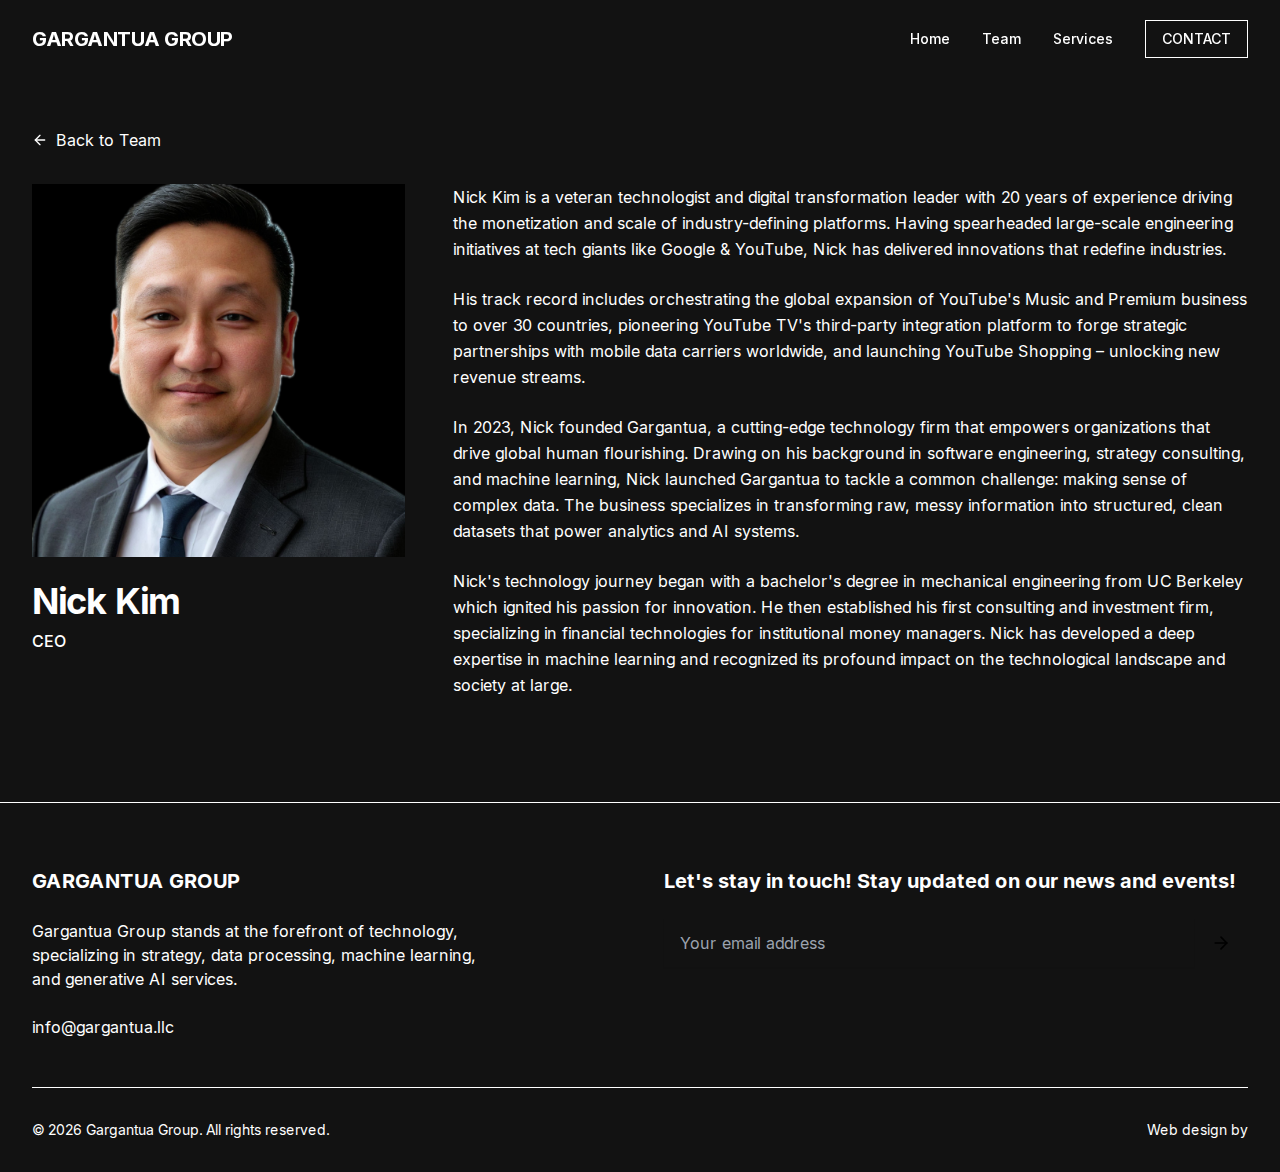
<file: team/nick-kim.html>
<!DOCTYPE html><html lang="en" class="__variable_d65c78"><head><meta charSet="utf-8"/><meta name="viewport" content="width=device-width, initial-scale=1"/><link rel="preload" href="/_next/static/media/a34f9d1faa5f3315-s.p.woff2" as="font" crossorigin="" type="font/woff2"/><link rel="preload" as="image" href="/images/team/nick-kim.jpg"/><link rel="stylesheet" href="/_next/static/css/d3ef1d54ab3c6a08.css" data-precedence="next"/><link rel="preload" as="script" fetchPriority="low" href="/_next/static/chunks/webpack-12445fb1864d4fa7.js"/><script src="/_next/static/chunks/11eacf67-5ced9616a6881ec9.js" async=""></script><script src="/_next/static/chunks/954-4531492287febd40.js" async=""></script><script src="/_next/static/chunks/main-app-85d9e6848a9949df.js" async=""></script><script src="/_next/static/chunks/950-b246f41d8590a7ab.js" async=""></script><script src="/_next/static/chunks/app/layout-a412aa2532642732.js" async=""></script><script src="/_next/static/chunks/611-e92c4d3c4d018acc.js" async=""></script><script src="/_next/static/chunks/app/team/%5Bslug%5D/page-b36008ab3bb5cab7.js" async=""></script><meta name="next-size-adjust" content=""/><title>Gargantua Group | Transforming Data into Business Intelligence</title><meta name="description" content="Gargantua Group stands at the forefront of technology, specializing in strategy, data processing, machine learning, and generative AI services."/><meta name="generator" content="v0.dev"/><script src="/_next/static/chunks/polyfills-42372ed130431b0a.js" noModule=""></script></head><body class="bg-background text-foreground min-h-screen flex flex-col"><script>((e,t,r,n,o,a,i,u)=>{let l=document.documentElement,s=["light","dark"];function c(t){var r;(Array.isArray(e)?e:[e]).forEach(e=>{let r="class"===e,n=r&&a?o.map(e=>a[e]||e):o;r?(l.classList.remove(...n),l.classList.add(a&&a[t]?a[t]:t)):l.setAttribute(e,t)}),r=t,u&&s.includes(r)&&(l.style.colorScheme=r)}if(n)c(n);else try{let e=localStorage.getItem(t)||r,n=i&&"system"===e?window.matchMedia("(prefers-color-scheme: dark)").matches?"dark":"light":e;c(n)}catch(e){}})("class","theme","dark",null,["light","dark"],null,false,true)</script><header class="fixed top-0 left-0 right-0 z-50 transition-all duration-300 bg-transparent py-5"><div class="container-custom flex items-center justify-between"><a class="flex items-center" href="/"><span class="text-xl font-bold tracking-tight">GARGANTUA GROUP</span></a><nav class="hidden md:flex items-center space-x-8"><a class="text-sm font-medium transition-colors hover:text-primary text-foreground/80" href="/">Home</a><a class="text-sm font-medium transition-colors hover:text-primary text-foreground/80" href="/team">Team</a><a class="text-sm font-medium transition-colors hover:text-primary text-foreground/80" href="/services">Services</a><a class="px-4 py-2 border border-primary rounded-md text-sm font-medium transition-colors text-primary hover:bg-primary/10" href="/contact">CONTACT</a></nav><button class="md:hidden text-foreground"><svg xmlns="http://www.w3.org/2000/svg" width="24" height="24" viewBox="0 0 24 24" fill="none" stroke="currentColor" stroke-width="2" stroke-linecap="round" stroke-linejoin="round" class="lucide lucide-menu"><line x1="4" x2="20" y1="12" y2="12"></line><line x1="4" x2="20" y1="6" y2="6"></line><line x1="4" x2="20" y1="18" y2="18"></line></svg></button></div></header><main class="flex-grow"><div class="pt-32 pb-20"><div class="container-custom"><a class="inline-flex items-center text-primary hover:underline mb-8" href="/team"><svg xmlns="http://www.w3.org/2000/svg" width="16" height="16" viewBox="0 0 24 24" fill="none" stroke="currentColor" stroke-width="2" stroke-linecap="round" stroke-linejoin="round" class="lucide lucide-arrow-left mr-2"><path d="m12 19-7-7 7-7"></path><path d="M19 12H5"></path></svg> Back to Team</a><div class="grid grid-cols-1 md:grid-cols-3 gap-12"><div class="md:col-span-1"><div class="relative aspect-square rounded-lg overflow-hidden mb-6"><img alt="Nick Kim" width="600" height="600" decoding="async" data-nimg="1" class="object-cover w-full h-full" style="color:transparent" src="/images/team/nick-kim.jpg"/></div><h1 class="heading-2 mb-2">Nick Kim</h1><p class="text-primary font-medium mb-4">CEO</p></div><div class="md:col-span-2"><div class="prose prose-invert max-w-none"><p class="mb-6 text-foreground/80 leading-relaxed">Nick Kim is a veteran technologist and digital transformation leader with 20 years of experience driving the monetization and scale of industry-defining platforms. Having spearheaded large-scale engineering initiatives at tech giants like Google &amp; YouTube, Nick has delivered innovations that redefine industries.</p><p class="mb-6 text-foreground/80 leading-relaxed">His track record includes orchestrating the global expansion of YouTube&#x27;s Music and Premium business to over 30 countries, pioneering YouTube TV&#x27;s third-party integration platform to forge strategic partnerships with mobile data carriers worldwide, and launching YouTube Shopping – unlocking new revenue streams.</p><p class="mb-6 text-foreground/80 leading-relaxed">In 2023, Nick founded Gargantua, a cutting-edge technology firm that empowers organizations that drive global human flourishing. Drawing on his background in software engineering, strategy consulting, and machine learning, Nick launched Gargantua to tackle a common challenge: making sense of complex data. The business specializes in transforming raw, messy information into structured, clean datasets that power analytics and AI systems.</p><p class="mb-6 text-foreground/80 leading-relaxed">Nick&#x27;s technology journey began with a bachelor&#x27;s degree in mechanical engineering from UC Berkeley which ignited his passion for innovation. He then established his first consulting and investment firm, specializing in financial technologies for institutional money managers. Nick has developed a deep expertise in machine learning and recognized its profound impact on the technological landscape and society at large.</p></div></div></div></div></div></main><footer class="bg-background border-t border-muted/30 pt-16 pb-8"><div class="container-custom"><div class="grid grid-cols-1 md:grid-cols-2 gap-12 mb-12"><div><h3 class="text-xl font-bold mb-6">GARGANTUA GROUP</h3><p class="text-foreground/70 max-w-md">Gargantua Group stands at the forefront of technology, specializing in strategy, data processing, machine learning, and generative AI services.</p><div class="mt-6"><p class="text-foreground/70"><a href="mailto:info@gargantua.llc" class="hover:text-primary transition-colors">info@gargantua.llc</a></p></div></div><div><h3 class="text-xl font-bold mb-6">Let&#x27;s stay in touch! Stay updated on our news and events!</h3><form class="space-y-4"><div><div class="flex"><input type="email" placeholder="Your email address" required="" class="form-input rounded-r-none flex-grow" value=""/><button type="submit" class="btn-primary rounded-l-none px-4"><svg xmlns="http://www.w3.org/2000/svg" width="20" height="20" viewBox="0 0 24 24" fill="none" stroke="currentColor" stroke-width="2" stroke-linecap="round" stroke-linejoin="round" class="lucide lucide-arrow-right"><path d="M5 12h14"></path><path d="m12 5 7 7-7 7"></path></svg></button></div></div></form></div></div><div class="border-t border-muted/30 pt-8 flex flex-col md:flex-row justify-between items-center"><p class="text-foreground/50 text-sm">© <!-- -->2025<!-- --> Gargantua Group. All rights reserved.</p><p class="text-foreground/50 text-sm mt-2 md:mt-0">Web design by</p></div></div></footer><script src="/_next/static/chunks/webpack-12445fb1864d4fa7.js" async=""></script><script>(self.__next_f=self.__next_f||[]).push([0])</script><script>self.__next_f.push([1,"1:\"$Sreact.fragment\"\n2:I[5031,[\"950\",\"static/chunks/950-b246f41d8590a7ab.js\",\"177\",\"static/chunks/app/layout-a412aa2532642732.js\"],\"ThemeProvider\"]\n3:I[2650,[\"950\",\"static/chunks/950-b246f41d8590a7ab.js\",\"177\",\"static/chunks/app/layout-a412aa2532642732.js\"],\"default\"]\n4:I[1063,[],\"\"]\n5:I[1483,[],\"\"]\n6:I[4641,[\"950\",\"static/chunks/950-b246f41d8590a7ab.js\",\"177\",\"static/chunks/app/layout-a412aa2532642732.js\"],\"default\"]\n7:I[7950,[\"950\",\"static/chunks/950-b246f41d8590a7ab.js\",\"611\",\"static/chunks/611-e92c4d3c4d018acc.js\",\"978\",\"static/chunks/app/team/%5Bslug%5D/page-b36008ab3bb5cab7.js\"],\"\"]\n8:I[2611,[\"950\",\"static/chunks/950-b246f41d8590a7ab.js\",\"611\",\"static/chunks/611-e92c4d3c4d018acc.js\",\"978\",\"static/chunks/app/team/%5Bslug%5D/page-b36008ab3bb5cab7.js\"],\"Image\"]\n9:I[5125,[],\"OutletBoundary\"]\nc:I[5125,[],\"ViewportBoundary\"]\ne:I[5125,[],\"MetadataBoundary\"]\n10:I[1954,[],\"\"]\n:HL[\"/_next/static/media/a34f9d1faa5f3315-s.p.woff2\",\"font\",{\"crossOrigin\":\"\",\"type\":\"font/woff2\"}]\n:HL[\"/_next/static/css/d3ef1d54ab3c6a08.css\",\"style\"]\n"])</script><script>self.__next_f.push([1,"0:{\"P\":null,\"b\":\"IuZRgx1WeiaOQzMrjnl-Y\",\"p\":\"\",\"c\":[\"\",\"team\",\"nick-kim\"],\"i\":false,\"f\":[[[\"\",{\"children\":[\"team\",{\"children\":[[\"slug\",\"nick-kim\",\"d\"],{\"children\":[\"__PAGE__\",{}]}]}]},\"$undefined\",\"$undefined\",true],[\"\",[\"$\",\"$1\",\"c\",{\"children\":[[[\"$\",\"link\",\"0\",{\"rel\":\"stylesheet\",\"href\":\"/_next/static/css/d3ef1d54ab3c6a08.css\",\"precedence\":\"next\",\"crossOrigin\":\"$undefined\",\"nonce\":\"$undefined\"}]],[\"$\",\"html\",null,{\"lang\":\"en\",\"className\":\"__variable_d65c78\",\"children\":[\"$\",\"body\",null,{\"className\":\"bg-background text-foreground min-h-screen flex flex-col\",\"children\":[\"$\",\"$L2\",null,{\"attribute\":\"class\",\"defaultTheme\":\"dark\",\"enableSystem\":false,\"children\":[[\"$\",\"$L3\",null,{}],[\"$\",\"main\",null,{\"className\":\"flex-grow\",\"children\":[\"$\",\"$L4\",null,{\"parallelRouterKey\":\"children\",\"error\":\"$undefined\",\"errorStyles\":\"$undefined\",\"errorScripts\":\"$undefined\",\"template\":[\"$\",\"$L5\",null,{}],\"templateStyles\":\"$undefined\",\"templateScripts\":\"$undefined\",\"notFound\":[[[\"$\",\"title\",null,{\"children\":\"404: This page could not be found.\"}],[\"$\",\"div\",null,{\"style\":{\"fontFamily\":\"system-ui,\\\"Segoe UI\\\",Roboto,Helvetica,Arial,sans-serif,\\\"Apple Color Emoji\\\",\\\"Segoe UI Emoji\\\"\",\"height\":\"100vh\",\"textAlign\":\"center\",\"display\":\"flex\",\"flexDirection\":\"column\",\"alignItems\":\"center\",\"justifyContent\":\"center\"},\"children\":[\"$\",\"div\",null,{\"children\":[[\"$\",\"style\",null,{\"dangerouslySetInnerHTML\":{\"__html\":\"body{color:#000;background:#fff;margin:0}.next-error-h1{border-right:1px solid rgba(0,0,0,.3)}@media (prefers-color-scheme:dark){body{color:#fff;background:#000}.next-error-h1{border-right:1px solid rgba(255,255,255,.3)}}\"}}],[\"$\",\"h1\",null,{\"className\":\"next-error-h1\",\"style\":{\"display\":\"inline-block\",\"margin\":\"0 20px 0 0\",\"padding\":\"0 23px 0 0\",\"fontSize\":24,\"fontWeight\":500,\"verticalAlign\":\"top\",\"lineHeight\":\"49px\"},\"children\":404}],[\"$\",\"div\",null,{\"style\":{\"display\":\"inline-block\"},\"children\":[\"$\",\"h2\",null,{\"style\":{\"fontSize\":14,\"fontWeight\":400,\"lineHeight\":\"49px\",\"margin\":0},\"children\":\"This page could not be found.\"}]}]]}]}]],[]],\"forbidden\":\"$undefined\",\"unauthorized\":\"$undefined\"}]}],[\"$\",\"$L6\",null,{}]]}]}]}]]}],{\"children\":[\"team\",[\"$\",\"$1\",\"c\",{\"children\":[null,[\"$\",\"$L4\",null,{\"parallelRouterKey\":\"children\",\"error\":\"$undefined\",\"errorStyles\":\"$undefined\",\"errorScripts\":\"$undefined\",\"template\":[\"$\",\"$L5\",null,{}],\"templateStyles\":\"$undefined\",\"templateScripts\":\"$undefined\",\"notFound\":\"$undefined\",\"forbidden\":\"$undefined\",\"unauthorized\":\"$undefined\"}]]}],{\"children\":[[\"slug\",\"nick-kim\",\"d\"],[\"$\",\"$1\",\"c\",{\"children\":[null,[\"$\",\"$L4\",null,{\"parallelRouterKey\":\"children\",\"error\":\"$undefined\",\"errorStyles\":\"$undefined\",\"errorScripts\":\"$undefined\",\"template\":[\"$\",\"$L5\",null,{}],\"templateStyles\":\"$undefined\",\"templateScripts\":\"$undefined\",\"notFound\":\"$undefined\",\"forbidden\":\"$undefined\",\"unauthorized\":\"$undefined\"}]]}],{\"children\":[\"__PAGE__\",[\"$\",\"$1\",\"c\",{\"children\":[[\"$\",\"div\",null,{\"className\":\"pt-32 pb-20\",\"children\":[\"$\",\"div\",null,{\"className\":\"container-custom\",\"children\":[[\"$\",\"$L7\",null,{\"href\":\"/team\",\"className\":\"inline-flex items-center text-primary hover:underline mb-8\",\"children\":[[\"$\",\"svg\",null,{\"ref\":\"$undefined\",\"xmlns\":\"http://www.w3.org/2000/svg\",\"width\":16,\"height\":16,\"viewBox\":\"0 0 24 24\",\"fill\":\"none\",\"stroke\":\"currentColor\",\"strokeWidth\":2,\"strokeLinecap\":\"round\",\"strokeLinejoin\":\"round\",\"className\":\"lucide lucide-arrow-left mr-2\",\"children\":[[\"$\",\"path\",\"1l729n\",{\"d\":\"m12 19-7-7 7-7\"}],[\"$\",\"path\",\"x3x0zl\",{\"d\":\"M19 12H5\"}],\"$undefined\"]}],\" Back to Team\"]}],[\"$\",\"div\",null,{\"className\":\"grid grid-cols-1 md:grid-cols-3 gap-12\",\"children\":[[\"$\",\"div\",null,{\"className\":\"md:col-span-1\",\"children\":[[\"$\",\"div\",null,{\"className\":\"relative aspect-square rounded-lg overflow-hidden mb-6\",\"children\":[\"$\",\"$L8\",null,{\"src\":\"/images/team/nick-kim.jpg\",\"alt\":\"Nick Kim\",\"width\":600,\"height\":600,\"className\":\"object-cover w-full h-full\",\"priority\":true}]}],[\"$\",\"h1\",null,{\"className\":\"heading-2 mb-2\",\"children\":\"Nick Kim\"}],[\"$\",\"p\",null,{\"className\":\"text-primary font-medium mb-4\",\"children\":\"CEO\"}]]}],[\"$\",\"div\",null,{\"className\":\"md:col-span-2\",\"children\":[\"$\",\"div\",null,{\"className\":\"prose prose-invert max-w-none\",\"children\":[[\"$\",\"p\",\"0\",{\"className\":\"mb-6 text-foreground/80 leading-relaxed\",\"children\":\"Nick Kim is a veteran technologist and digital transformation leader with 20 years of experience driving the monetization and scale of industry-defining platforms. Having spearheaded large-scale engineering initiatives at tech giants like Google \u0026 YouTube, Nick has delivered innovations that redefine industries.\"}],[\"$\",\"p\",\"1\",{\"className\":\"mb-6 text-foreground/80 leading-relaxed\",\"children\":\"His track record includes orchestrating the global expansion of YouTube's Music and Premium business to over 30 countries, pioneering YouTube TV's third-party integration platform to forge strategic partnerships with mobile data carriers worldwide, and launching YouTube Shopping – unlocking new revenue streams.\"}],[\"$\",\"p\",\"2\",{\"className\":\"mb-6 text-foreground/80 leading-relaxed\",\"children\":\"In 2023, Nick founded Gargantua, a cutting-edge technology firm that empowers organizations that drive global human flourishing. Drawing on his background in software engineering, strategy consulting, and machine learning, Nick launched Gargantua to tackle a common challenge: making sense of complex data. The business specializes in transforming raw, messy information into structured, clean datasets that power analytics and AI systems.\"}],[\"$\",\"p\",\"3\",{\"className\":\"mb-6 text-foreground/80 leading-relaxed\",\"children\":\"Nick's technology journey began with a bachelor's degree in mechanical engineering from UC Berkeley which ignited his passion for innovation. He then established his first consulting and investment firm, specializing in financial technologies for institutional money managers. Nick has developed a deep expertise in machine learning and recognized its profound impact on the technological landscape and society at large.\"}]]}]}]]}]]}]}],\"$undefined\",null,[\"$\",\"$L9\",null,{\"children\":[\"$La\",\"$Lb\",null]}]]}],{},null,false]},null,false]},null,false]},null,false],[\"$\",\"$1\",\"h\",{\"children\":[null,[\"$\",\"$1\",\"VxYbz_GwMmfL0n0FNoRmb\",{\"children\":[[\"$\",\"$Lc\",null,{\"children\":\"$Ld\"}],[\"$\",\"meta\",null,{\"name\":\"next-size-adjust\",\"content\":\"\"}]]}],[\"$\",\"$Le\",null,{\"children\":\"$Lf\"}]]}],false]],\"m\":\"$undefined\",\"G\":[\"$10\",\"$undefined\"],\"s\":false,\"S\":true}\n"])</script><script>self.__next_f.push([1,"d:[[\"$\",\"meta\",\"0\",{\"charSet\":\"utf-8\"}],[\"$\",\"meta\",\"1\",{\"name\":\"viewport\",\"content\":\"width=device-width, initial-scale=1\"}]]\na:null\n"])</script><script>self.__next_f.push([1,"b:null\nf:[[\"$\",\"title\",\"0\",{\"children\":\"Gargantua Group | Transforming Data into Business Intelligence\"}],[\"$\",\"meta\",\"1\",{\"name\":\"description\",\"content\":\"Gargantua Group stands at the forefront of technology, specializing in strategy, data processing, machine learning, and generative AI services.\"}],[\"$\",\"meta\",\"2\",{\"name\":\"generator\",\"content\":\"v0.dev\"}]]\n"])</script></body></html>
</file>
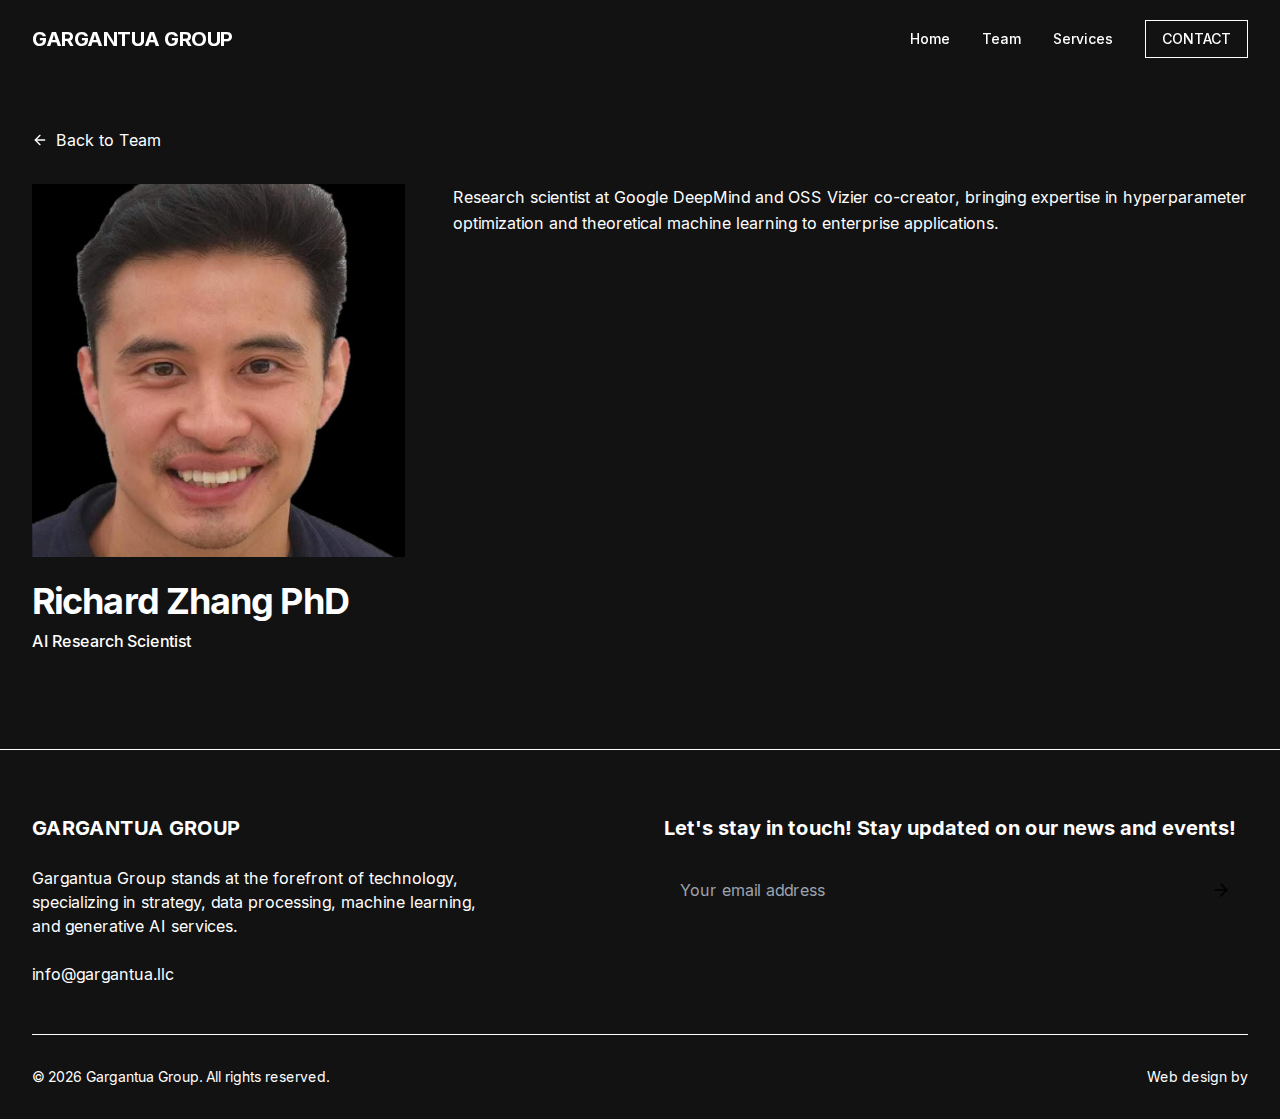
<file: team/richard-zhang.html>
<!DOCTYPE html><html lang="en" class="__variable_d65c78"><head><meta charSet="utf-8"/><meta name="viewport" content="width=device-width, initial-scale=1"/><link rel="preload" href="/_next/static/media/a34f9d1faa5f3315-s.p.woff2" as="font" crossorigin="" type="font/woff2"/><link rel="preload" as="image" href="/images/team/richard-zhang.jpg"/><link rel="stylesheet" href="/_next/static/css/d3ef1d54ab3c6a08.css" data-precedence="next"/><link rel="preload" as="script" fetchPriority="low" href="/_next/static/chunks/webpack-12445fb1864d4fa7.js"/><script src="/_next/static/chunks/11eacf67-5ced9616a6881ec9.js" async=""></script><script src="/_next/static/chunks/954-4531492287febd40.js" async=""></script><script src="/_next/static/chunks/main-app-85d9e6848a9949df.js" async=""></script><script src="/_next/static/chunks/950-b246f41d8590a7ab.js" async=""></script><script src="/_next/static/chunks/app/layout-a412aa2532642732.js" async=""></script><script src="/_next/static/chunks/611-e92c4d3c4d018acc.js" async=""></script><script src="/_next/static/chunks/app/team/%5Bslug%5D/page-b36008ab3bb5cab7.js" async=""></script><meta name="next-size-adjust" content=""/><title>Gargantua Group | Transforming Data into Business Intelligence</title><meta name="description" content="Gargantua Group stands at the forefront of technology, specializing in strategy, data processing, machine learning, and generative AI services."/><meta name="generator" content="v0.dev"/><script src="/_next/static/chunks/polyfills-42372ed130431b0a.js" noModule=""></script></head><body class="bg-background text-foreground min-h-screen flex flex-col"><script>((e,t,r,n,o,a,i,u)=>{let l=document.documentElement,s=["light","dark"];function c(t){var r;(Array.isArray(e)?e:[e]).forEach(e=>{let r="class"===e,n=r&&a?o.map(e=>a[e]||e):o;r?(l.classList.remove(...n),l.classList.add(a&&a[t]?a[t]:t)):l.setAttribute(e,t)}),r=t,u&&s.includes(r)&&(l.style.colorScheme=r)}if(n)c(n);else try{let e=localStorage.getItem(t)||r,n=i&&"system"===e?window.matchMedia("(prefers-color-scheme: dark)").matches?"dark":"light":e;c(n)}catch(e){}})("class","theme","dark",null,["light","dark"],null,false,true)</script><header class="fixed top-0 left-0 right-0 z-50 transition-all duration-300 bg-transparent py-5"><div class="container-custom flex items-center justify-between"><a class="flex items-center" href="/"><span class="text-xl font-bold tracking-tight">GARGANTUA GROUP</span></a><nav class="hidden md:flex items-center space-x-8"><a class="text-sm font-medium transition-colors hover:text-primary text-foreground/80" href="/">Home</a><a class="text-sm font-medium transition-colors hover:text-primary text-foreground/80" href="/team">Team</a><a class="text-sm font-medium transition-colors hover:text-primary text-foreground/80" href="/services">Services</a><a class="px-4 py-2 border border-primary rounded-md text-sm font-medium transition-colors text-primary hover:bg-primary/10" href="/contact">CONTACT</a></nav><button class="md:hidden text-foreground"><svg xmlns="http://www.w3.org/2000/svg" width="24" height="24" viewBox="0 0 24 24" fill="none" stroke="currentColor" stroke-width="2" stroke-linecap="round" stroke-linejoin="round" class="lucide lucide-menu"><line x1="4" x2="20" y1="12" y2="12"></line><line x1="4" x2="20" y1="6" y2="6"></line><line x1="4" x2="20" y1="18" y2="18"></line></svg></button></div></header><main class="flex-grow"><div class="pt-32 pb-20"><div class="container-custom"><a class="inline-flex items-center text-primary hover:underline mb-8" href="/team"><svg xmlns="http://www.w3.org/2000/svg" width="16" height="16" viewBox="0 0 24 24" fill="none" stroke="currentColor" stroke-width="2" stroke-linecap="round" stroke-linejoin="round" class="lucide lucide-arrow-left mr-2"><path d="m12 19-7-7 7-7"></path><path d="M19 12H5"></path></svg> Back to Team</a><div class="grid grid-cols-1 md:grid-cols-3 gap-12"><div class="md:col-span-1"><div class="relative aspect-square rounded-lg overflow-hidden mb-6"><img alt="Richard Zhang PhD" width="600" height="600" decoding="async" data-nimg="1" class="object-cover w-full h-full" style="color:transparent" src="/images/team/richard-zhang.jpg"/></div><h1 class="heading-2 mb-2">Richard Zhang PhD</h1><p class="text-primary font-medium mb-4">AI Research Scientist</p></div><div class="md:col-span-2"><div class="prose prose-invert max-w-none"><p class="mb-6 text-foreground/80 leading-relaxed">Research scientist at Google DeepMind and OSS Vizier co-creator, bringing expertise in hyperparameter optimization and theoretical machine learning to enterprise applications.</p></div></div></div></div></div></main><footer class="bg-background border-t border-muted/30 pt-16 pb-8"><div class="container-custom"><div class="grid grid-cols-1 md:grid-cols-2 gap-12 mb-12"><div><h3 class="text-xl font-bold mb-6">GARGANTUA GROUP</h3><p class="text-foreground/70 max-w-md">Gargantua Group stands at the forefront of technology, specializing in strategy, data processing, machine learning, and generative AI services.</p><div class="mt-6"><p class="text-foreground/70"><a href="mailto:info@gargantua.llc" class="hover:text-primary transition-colors">info@gargantua.llc</a></p></div></div><div><h3 class="text-xl font-bold mb-6">Let&#x27;s stay in touch! Stay updated on our news and events!</h3><form class="space-y-4"><div><div class="flex"><input type="email" placeholder="Your email address" required="" class="form-input rounded-r-none flex-grow" value=""/><button type="submit" class="btn-primary rounded-l-none px-4"><svg xmlns="http://www.w3.org/2000/svg" width="20" height="20" viewBox="0 0 24 24" fill="none" stroke="currentColor" stroke-width="2" stroke-linecap="round" stroke-linejoin="round" class="lucide lucide-arrow-right"><path d="M5 12h14"></path><path d="m12 5 7 7-7 7"></path></svg></button></div></div></form></div></div><div class="border-t border-muted/30 pt-8 flex flex-col md:flex-row justify-between items-center"><p class="text-foreground/50 text-sm">© <!-- -->2025<!-- --> Gargantua Group. All rights reserved.</p><p class="text-foreground/50 text-sm mt-2 md:mt-0">Web design by</p></div></div></footer><script src="/_next/static/chunks/webpack-12445fb1864d4fa7.js" async=""></script><script>(self.__next_f=self.__next_f||[]).push([0])</script><script>self.__next_f.push([1,"1:\"$Sreact.fragment\"\n2:I[5031,[\"950\",\"static/chunks/950-b246f41d8590a7ab.js\",\"177\",\"static/chunks/app/layout-a412aa2532642732.js\"],\"ThemeProvider\"]\n3:I[2650,[\"950\",\"static/chunks/950-b246f41d8590a7ab.js\",\"177\",\"static/chunks/app/layout-a412aa2532642732.js\"],\"default\"]\n4:I[1063,[],\"\"]\n5:I[1483,[],\"\"]\n6:I[4641,[\"950\",\"static/chunks/950-b246f41d8590a7ab.js\",\"177\",\"static/chunks/app/layout-a412aa2532642732.js\"],\"default\"]\n7:I[7950,[\"950\",\"static/chunks/950-b246f41d8590a7ab.js\",\"611\",\"static/chunks/611-e92c4d3c4d018acc.js\",\"978\",\"static/chunks/app/team/%5Bslug%5D/page-b36008ab3bb5cab7.js\"],\"\"]\n8:I[2611,[\"950\",\"static/chunks/950-b246f41d8590a7ab.js\",\"611\",\"static/chunks/611-e92c4d3c4d018acc.js\",\"978\",\"static/chunks/app/team/%5Bslug%5D/page-b36008ab3bb5cab7.js\"],\"Image\"]\n9:I[5125,[],\"OutletBoundary\"]\nc:I[5125,[],\"ViewportBoundary\"]\ne:I[5125,[],\"MetadataBoundary\"]\n10:I[1954,[],\"\"]\n:HL[\"/_next/static/media/a34f9d1faa5f3315-s.p.woff2\",\"font\",{\"crossOrigin\":\"\",\"type\":\"font/woff2\"}]\n:HL[\"/_next/static/css/d3ef1d54ab3c6a08.css\",\"style\"]\n"])</script><script>self.__next_f.push([1,"0:{\"P\":null,\"b\":\"IuZRgx1WeiaOQzMrjnl-Y\",\"p\":\"\",\"c\":[\"\",\"team\",\"richard-zhang\"],\"i\":false,\"f\":[[[\"\",{\"children\":[\"team\",{\"children\":[[\"slug\",\"richard-zhang\",\"d\"],{\"children\":[\"__PAGE__\",{}]}]}]},\"$undefined\",\"$undefined\",true],[\"\",[\"$\",\"$1\",\"c\",{\"children\":[[[\"$\",\"link\",\"0\",{\"rel\":\"stylesheet\",\"href\":\"/_next/static/css/d3ef1d54ab3c6a08.css\",\"precedence\":\"next\",\"crossOrigin\":\"$undefined\",\"nonce\":\"$undefined\"}]],[\"$\",\"html\",null,{\"lang\":\"en\",\"className\":\"__variable_d65c78\",\"children\":[\"$\",\"body\",null,{\"className\":\"bg-background text-foreground min-h-screen flex flex-col\",\"children\":[\"$\",\"$L2\",null,{\"attribute\":\"class\",\"defaultTheme\":\"dark\",\"enableSystem\":false,\"children\":[[\"$\",\"$L3\",null,{}],[\"$\",\"main\",null,{\"className\":\"flex-grow\",\"children\":[\"$\",\"$L4\",null,{\"parallelRouterKey\":\"children\",\"error\":\"$undefined\",\"errorStyles\":\"$undefined\",\"errorScripts\":\"$undefined\",\"template\":[\"$\",\"$L5\",null,{}],\"templateStyles\":\"$undefined\",\"templateScripts\":\"$undefined\",\"notFound\":[[[\"$\",\"title\",null,{\"children\":\"404: This page could not be found.\"}],[\"$\",\"div\",null,{\"style\":{\"fontFamily\":\"system-ui,\\\"Segoe UI\\\",Roboto,Helvetica,Arial,sans-serif,\\\"Apple Color Emoji\\\",\\\"Segoe UI Emoji\\\"\",\"height\":\"100vh\",\"textAlign\":\"center\",\"display\":\"flex\",\"flexDirection\":\"column\",\"alignItems\":\"center\",\"justifyContent\":\"center\"},\"children\":[\"$\",\"div\",null,{\"children\":[[\"$\",\"style\",null,{\"dangerouslySetInnerHTML\":{\"__html\":\"body{color:#000;background:#fff;margin:0}.next-error-h1{border-right:1px solid rgba(0,0,0,.3)}@media (prefers-color-scheme:dark){body{color:#fff;background:#000}.next-error-h1{border-right:1px solid rgba(255,255,255,.3)}}\"}}],[\"$\",\"h1\",null,{\"className\":\"next-error-h1\",\"style\":{\"display\":\"inline-block\",\"margin\":\"0 20px 0 0\",\"padding\":\"0 23px 0 0\",\"fontSize\":24,\"fontWeight\":500,\"verticalAlign\":\"top\",\"lineHeight\":\"49px\"},\"children\":404}],[\"$\",\"div\",null,{\"style\":{\"display\":\"inline-block\"},\"children\":[\"$\",\"h2\",null,{\"style\":{\"fontSize\":14,\"fontWeight\":400,\"lineHeight\":\"49px\",\"margin\":0},\"children\":\"This page could not be found.\"}]}]]}]}]],[]],\"forbidden\":\"$undefined\",\"unauthorized\":\"$undefined\"}]}],[\"$\",\"$L6\",null,{}]]}]}]}]]}],{\"children\":[\"team\",[\"$\",\"$1\",\"c\",{\"children\":[null,[\"$\",\"$L4\",null,{\"parallelRouterKey\":\"children\",\"error\":\"$undefined\",\"errorStyles\":\"$undefined\",\"errorScripts\":\"$undefined\",\"template\":[\"$\",\"$L5\",null,{}],\"templateStyles\":\"$undefined\",\"templateScripts\":\"$undefined\",\"notFound\":\"$undefined\",\"forbidden\":\"$undefined\",\"unauthorized\":\"$undefined\"}]]}],{\"children\":[[\"slug\",\"richard-zhang\",\"d\"],[\"$\",\"$1\",\"c\",{\"children\":[null,[\"$\",\"$L4\",null,{\"parallelRouterKey\":\"children\",\"error\":\"$undefined\",\"errorStyles\":\"$undefined\",\"errorScripts\":\"$undefined\",\"template\":[\"$\",\"$L5\",null,{}],\"templateStyles\":\"$undefined\",\"templateScripts\":\"$undefined\",\"notFound\":\"$undefined\",\"forbidden\":\"$undefined\",\"unauthorized\":\"$undefined\"}]]}],{\"children\":[\"__PAGE__\",[\"$\",\"$1\",\"c\",{\"children\":[[\"$\",\"div\",null,{\"className\":\"pt-32 pb-20\",\"children\":[\"$\",\"div\",null,{\"className\":\"container-custom\",\"children\":[[\"$\",\"$L7\",null,{\"href\":\"/team\",\"className\":\"inline-flex items-center text-primary hover:underline mb-8\",\"children\":[[\"$\",\"svg\",null,{\"ref\":\"$undefined\",\"xmlns\":\"http://www.w3.org/2000/svg\",\"width\":16,\"height\":16,\"viewBox\":\"0 0 24 24\",\"fill\":\"none\",\"stroke\":\"currentColor\",\"strokeWidth\":2,\"strokeLinecap\":\"round\",\"strokeLinejoin\":\"round\",\"className\":\"lucide lucide-arrow-left mr-2\",\"children\":[[\"$\",\"path\",\"1l729n\",{\"d\":\"m12 19-7-7 7-7\"}],[\"$\",\"path\",\"x3x0zl\",{\"d\":\"M19 12H5\"}],\"$undefined\"]}],\" Back to Team\"]}],[\"$\",\"div\",null,{\"className\":\"grid grid-cols-1 md:grid-cols-3 gap-12\",\"children\":[[\"$\",\"div\",null,{\"className\":\"md:col-span-1\",\"children\":[[\"$\",\"div\",null,{\"className\":\"relative aspect-square rounded-lg overflow-hidden mb-6\",\"children\":[\"$\",\"$L8\",null,{\"src\":\"/images/team/richard-zhang.jpg\",\"alt\":\"Richard Zhang PhD\",\"width\":600,\"height\":600,\"className\":\"object-cover w-full h-full\",\"priority\":true}]}],[\"$\",\"h1\",null,{\"className\":\"heading-2 mb-2\",\"children\":\"Richard Zhang PhD\"}],[\"$\",\"p\",null,{\"className\":\"text-primary font-medium mb-4\",\"children\":\"AI Research Scientist\"}]]}],[\"$\",\"div\",null,{\"className\":\"md:col-span-2\",\"children\":[\"$\",\"div\",null,{\"className\":\"prose prose-invert max-w-none\",\"children\":[[\"$\",\"p\",\"0\",{\"className\":\"mb-6 text-foreground/80 leading-relaxed\",\"children\":\"Research scientist at Google DeepMind and OSS Vizier co-creator, bringing expertise in hyperparameter optimization and theoretical machine learning to enterprise applications.\"}]]}]}]]}]]}]}],\"$undefined\",null,[\"$\",\"$L9\",null,{\"children\":[\"$La\",\"$Lb\",null]}]]}],{},null,false]},null,false]},null,false]},null,false],[\"$\",\"$1\",\"h\",{\"children\":[null,[\"$\",\"$1\",\"c19n75oU2lYXSErE79Qj3\",{\"children\":[[\"$\",\"$Lc\",null,{\"children\":\"$Ld\"}],[\"$\",\"meta\",null,{\"name\":\"next-size-adjust\",\"content\":\"\"}]]}],[\"$\",\"$Le\",null,{\"children\":\"$Lf\"}]]}],false]],\"m\":\"$undefined\",\"G\":[\"$10\",\"$undefined\"],\"s\":false,\"S\":true}\n"])</script><script>self.__next_f.push([1,"d:[[\"$\",\"meta\",\"0\",{\"charSet\":\"utf-8\"}],[\"$\",\"meta\",\"1\",{\"name\":\"viewport\",\"content\":\"width=device-width, initial-scale=1\"}]]\na:null\n"])</script><script>self.__next_f.push([1,"b:null\nf:[[\"$\",\"title\",\"0\",{\"children\":\"Gargantua Group | Transforming Data into Business Intelligence\"}],[\"$\",\"meta\",\"1\",{\"name\":\"description\",\"content\":\"Gargantua Group stands at the forefront of technology, specializing in strategy, data processing, machine learning, and generative AI services.\"}],[\"$\",\"meta\",\"2\",{\"name\":\"generator\",\"content\":\"v0.dev\"}]]\n"])</script></body></html>
</file>
<file: _next/static/css/d3ef1d54ab3c6a08.css>
*,:after,:before{--tw-border-spacing-x:0;--tw-border-spacing-y:0;--tw-translate-x:0;--tw-translate-y:0;--tw-rotate:0;--tw-skew-x:0;--tw-skew-y:0;--tw-scale-x:1;--tw-scale-y:1;--tw-pan-x: ;--tw-pan-y: ;--tw-pinch-zoom: ;--tw-scroll-snap-strictness:proximity;--tw-gradient-from-position: ;--tw-gradient-via-position: ;--tw-gradient-to-position: ;--tw-ordinal: ;--tw-slashed-zero: ;--tw-numeric-figure: ;--tw-numeric-spacing: ;--tw-numeric-fraction: ;--tw-ring-inset: ;--tw-ring-offset-width:0px;--tw-ring-offset-color:#fff;--tw-ring-color:rgb(59 130 246/0.5);--tw-ring-offset-shadow:0 0 #0000;--tw-ring-shadow:0 0 #0000;--tw-shadow:0 0 #0000;--tw-shadow-colored:0 0 #0000;--tw-blur: ;--tw-brightness: ;--tw-contrast: ;--tw-grayscale: ;--tw-hue-rotate: ;--tw-invert: ;--tw-saturate: ;--tw-sepia: ;--tw-drop-shadow: ;--tw-backdrop-blur: ;--tw-backdrop-brightness: ;--tw-backdrop-contrast: ;--tw-backdrop-grayscale: ;--tw-backdrop-hue-rotate: ;--tw-backdrop-invert: ;--tw-backdrop-opacity: ;--tw-backdrop-saturate: ;--tw-backdrop-sepia: ;--tw-contain-size: ;--tw-contain-layout: ;--tw-contain-paint: ;--tw-contain-style: }::backdrop{--tw-border-spacing-x:0;--tw-border-spacing-y:0;--tw-translate-x:0;--tw-translate-y:0;--tw-rotate:0;--tw-skew-x:0;--tw-skew-y:0;--tw-scale-x:1;--tw-scale-y:1;--tw-pan-x: ;--tw-pan-y: ;--tw-pinch-zoom: ;--tw-scroll-snap-strictness:proximity;--tw-gradient-from-position: ;--tw-gradient-via-position: ;--tw-gradient-to-position: ;--tw-ordinal: ;--tw-slashed-zero: ;--tw-numeric-figure: ;--tw-numeric-spacing: ;--tw-numeric-fraction: ;--tw-ring-inset: ;--tw-ring-offset-width:0px;--tw-ring-offset-color:#fff;--tw-ring-color:rgb(59 130 246/0.5);--tw-ring-offset-shadow:0 0 #0000;--tw-ring-shadow:0 0 #0000;--tw-shadow:0 0 #0000;--tw-shadow-colored:0 0 #0000;--tw-blur: ;--tw-brightness: ;--tw-contrast: ;--tw-grayscale: ;--tw-hue-rotate: ;--tw-invert: ;--tw-saturate: ;--tw-sepia: ;--tw-drop-shadow: ;--tw-backdrop-blur: ;--tw-backdrop-brightness: ;--tw-backdrop-contrast: ;--tw-backdrop-grayscale: ;--tw-backdrop-hue-rotate: ;--tw-backdrop-invert: ;--tw-backdrop-opacity: ;--tw-backdrop-saturate: ;--tw-backdrop-sepia: ;--tw-contain-size: ;--tw-contain-layout: ;--tw-contain-paint: ;--tw-contain-style: }/*
! tailwindcss v3.4.17 | MIT License | https://tailwindcss.com
*/*,:after,:before{box-sizing:border-box;border:0 solid #e5e7eb}:after,:before{--tw-content:""}:host,html{line-height:1.5;-webkit-text-size-adjust:100%;-moz-tab-size:4;tab-size:4;font-family:var(--font-inter),Inter,sans-serif;font-feature-settings:normal;font-variation-settings:normal;-webkit-tap-highlight-color:transparent}body{margin:0;line-height:inherit}hr{height:0;color:inherit;border-top-width:1px}abbr:where([title]){text-decoration:underline dotted}h1,h2,h3,h4,h5,h6{font-size:inherit;font-weight:inherit}a{color:inherit;text-decoration:inherit}b,strong{font-weight:bolder}code,kbd,pre,samp{font-family:ui-monospace,SFMono-Regular,Menlo,Monaco,Consolas,Liberation Mono,Courier New,monospace;font-feature-settings:normal;font-variation-settings:normal;font-size:1em}small{font-size:80%}sub,sup{font-size:75%;line-height:0;position:relative;vertical-align:baseline}sub{bottom:-.25em}sup{top:-.5em}table{text-indent:0;border-color:inherit;border-collapse:collapse}button,input,optgroup,select,textarea{font-family:inherit;font-feature-settings:inherit;font-variation-settings:inherit;font-size:100%;font-weight:inherit;line-height:inherit;letter-spacing:inherit;color:inherit;margin:0;padding:0}button,select{text-transform:none}button,input:where([type=button]),input:where([type=reset]),input:where([type=submit]){-webkit-appearance:button;background-color:transparent;background-image:none}:-moz-focusring{outline:auto}:-moz-ui-invalid{box-shadow:none}progress{vertical-align:baseline}::-webkit-inner-spin-button,::-webkit-outer-spin-button{height:auto}[type=search]{-webkit-appearance:textfield;outline-offset:-2px}::-webkit-search-decoration{-webkit-appearance:none}::-webkit-file-upload-button{-webkit-appearance:button;font:inherit}summary{display:list-item}blockquote,dd,dl,figure,h1,h2,h3,h4,h5,h6,hr,p,pre{margin:0}fieldset{margin:0}fieldset,legend{padding:0}menu,ol,ul{list-style:none;margin:0;padding:0}dialog{padding:0}textarea{resize:vertical}input::placeholder,textarea::placeholder{opacity:1;color:#9ca3af}[role=button],button{cursor:pointer}:disabled{cursor:default}audio,canvas,embed,iframe,img,object,svg,video{display:block;vertical-align:middle}img,video{max-width:100%;height:auto}[hidden]:where(:not([hidden=until-found])){display:none}body{-webkit-font-smoothing:antialiased;-moz-osx-font-smoothing:grayscale}.container{width:100%}@media (min-width:640px){.container{max-width:640px}}@media (min-width:768px){.container{max-width:768px}}@media (min-width:1024px){.container{max-width:1024px}}@media (min-width:1280px){.container{max-width:1280px}}@media (min-width:1536px){.container{max-width:1536px}}.container-custom{width:100%}@media (min-width:640px){.container-custom{max-width:640px}}@media (min-width:768px){.container-custom{max-width:768px}}@media (min-width:1024px){.container-custom{max-width:1024px}}@media (min-width:1280px){.container-custom{max-width:1280px}}@media (min-width:1536px){.container-custom{max-width:1536px}}.container-custom{margin-left:auto;margin-right:auto;max-width:80rem;padding-left:1rem;padding-right:1rem}@media (min-width:640px){.container-custom{padding-left:1.5rem;padding-right:1.5rem}}@media (min-width:1024px){.container-custom{padding-left:2rem;padding-right:2rem}}.heading-1{font-size:2.25rem;line-height:2.5rem;font-weight:700;letter-spacing:-.025em}@media (min-width:768px){.heading-1{font-size:3rem;line-height:1}}@media (min-width:1024px){.heading-1{font-size:3.75rem;line-height:1}}.heading-2{font-size:1.875rem;line-height:2.25rem;font-weight:700;letter-spacing:-.025em}@media (min-width:768px){.heading-2{font-size:2.25rem;line-height:2.5rem}}.heading-3{font-size:1.5rem;line-height:2rem;font-weight:700}@media (min-width:768px){.heading-3{font-size:1.875rem;line-height:2.25rem}}.subheading{max-width:48rem;font-size:1.125rem;line-height:1.75rem;font-weight:300;--tw-text-opacity:1;color:rgb(209 213 219/var(--tw-text-opacity,1))}@media (min-width:768px){.subheading{font-size:1.25rem;line-height:1.75rem}}.btn-primary{display:inline-flex;align-items:center;border-radius:calc(var(--radius) - 2px);border-width:1px;border-color:transparent;background-color:hsl(var(--primary));padding:.75rem 1.5rem;font-size:1rem;line-height:1.5rem;font-weight:500;--tw-text-opacity:1;color:rgb(0 0 0/var(--tw-text-opacity,1));transition-property:all;transition-timing-function:cubic-bezier(.4,0,.2,1);transition-duration:.2s;animation-duration:.2s}.btn-primary:hover{background-color:hsl(var(--primary)/.9)}.btn-primary:focus{outline:2px solid transparent;outline-offset:2px;--tw-ring-offset-shadow:var(--tw-ring-inset) 0 0 0 var(--tw-ring-offset-width) var(--tw-ring-offset-color);--tw-ring-shadow:var(--tw-ring-inset) 0 0 0 calc(2px + var(--tw-ring-offset-width)) var(--tw-ring-color);box-shadow:var(--tw-ring-offset-shadow),var(--tw-ring-shadow),var(--tw-shadow,0 0 #0000);--tw-ring-color:hsl(var(--primary));--tw-ring-offset-width:2px}.btn-secondary{display:inline-flex;align-items:center;border-radius:calc(var(--radius) - 2px);border-width:1px;border-color:hsl(var(--primary));background-color:transparent;padding:.75rem 1.5rem;font-size:1rem;line-height:1.5rem;font-weight:500;color:hsl(var(--primary));transition-property:all;transition-timing-function:cubic-bezier(.4,0,.2,1);transition-duration:.2s;animation-duration:.2s}.btn-secondary:hover{background-color:hsl(var(--primary)/.1)}.btn-secondary:focus{outline:2px solid transparent;outline-offset:2px;--tw-ring-offset-shadow:var(--tw-ring-inset) 0 0 0 var(--tw-ring-offset-width) var(--tw-ring-offset-color);--tw-ring-shadow:var(--tw-ring-inset) 0 0 0 calc(2px + var(--tw-ring-offset-width)) var(--tw-ring-color);box-shadow:var(--tw-ring-offset-shadow),var(--tw-ring-shadow),var(--tw-shadow,0 0 #0000);--tw-ring-color:hsl(var(--primary));--tw-ring-offset-width:2px}.card{border-radius:var(--radius);border-width:1px;border-color:hsl(var(--muted)/.3);background-color:hsl(var(--muted)/.2);padding:1.5rem;--tw-backdrop-blur:blur(4px);-webkit-backdrop-filter:var(--tw-backdrop-blur) var(--tw-backdrop-brightness) var(--tw-backdrop-contrast) var(--tw-backdrop-grayscale) var(--tw-backdrop-hue-rotate) var(--tw-backdrop-invert) var(--tw-backdrop-opacity) var(--tw-backdrop-saturate) var(--tw-backdrop-sepia);backdrop-filter:var(--tw-backdrop-blur) var(--tw-backdrop-brightness) var(--tw-backdrop-contrast) var(--tw-backdrop-grayscale) var(--tw-backdrop-hue-rotate) var(--tw-backdrop-invert) var(--tw-backdrop-opacity) var(--tw-backdrop-saturate) var(--tw-backdrop-sepia);transition-property:all;transition-timing-function:cubic-bezier(.4,0,.2,1);transition-duration:.3s;animation-duration:.3s}.card:hover{border-color:hsl(var(--primary)/.3)}.form-input{display:block;width:100%;border-radius:calc(var(--radius) - 2px);border-color:hsl(var(--muted));background-color:hsl(var(--muted)/.2);padding:.75rem 1rem;color:hsl(var(--foreground));--tw-shadow:0 1px 2px 0 rgb(0 0 0/0.05);--tw-shadow-colored:0 1px 2px 0 var(--tw-shadow-color);box-shadow:var(--tw-ring-offset-shadow,0 0 #0000),var(--tw-ring-shadow,0 0 #0000),var(--tw-shadow)}.form-input:focus{border-color:hsl(var(--primary));--tw-ring-color:hsl(var(--primary))}.sr-only{position:absolute;width:1px;height:1px;padding:0;margin:-1px;overflow:hidden;clip:rect(0,0,0,0);white-space:nowrap;border-width:0}.pointer-events-none{pointer-events:none}.pointer-events-auto{pointer-events:auto}.visible{visibility:visible}.invisible{visibility:hidden}.fixed{position:fixed}.absolute{position:absolute}.relative{position:relative}.inset-0{inset:0}.inset-x-0{left:0;right:0}.inset-y-0{top:0;bottom:0}.-bottom-12{bottom:-3rem}.-left-12{left:-3rem}.-right-12{right:-3rem}.-top-12{top:-3rem}.bottom-0{bottom:0}.left-0{left:0}.left-1{left:.25rem}.left-1\/2{left:50%}.left-2{left:.5rem}.left-\[50\%\]{left:50%}.right-0{right:0}.right-1{right:.25rem}.right-2{right:.5rem}.right-3{right:.75rem}.right-4{right:1rem}.top-0{top:0}.top-1\.5{top:.375rem}.top-1\/2{top:50%}.top-2{top:.5rem}.top-3\.5{top:.875rem}.top-4{top:1rem}.top-\[1px\]{top:1px}.top-\[50\%\]{top:50%}.top-\[60\%\]{top:60%}.top-full{top:100%}.z-0{z-index:0}.z-10{z-index:10}.z-20{z-index:20}.z-50{z-index:50}.z-\[100\]{z-index:100}.z-\[1\]{z-index:1}.-mx-1{margin-left:-.25rem;margin-right:-.25rem}.mx-2{margin-left:.5rem;margin-right:.5rem}.mx-3\.5{margin-left:.875rem;margin-right:.875rem}.mx-auto{margin-left:auto;margin-right:auto}.my-0\.5{margin-top:.125rem;margin-bottom:.125rem}.my-1{margin-top:.25rem;margin-bottom:.25rem}.-ml-4{margin-left:-1rem}.-mt-4{margin-top:-1rem}.mb-1{margin-bottom:.25rem}.mb-12{margin-bottom:3rem}.mb-16{margin-bottom:4rem}.mb-2{margin-bottom:.5rem}.mb-3{margin-bottom:.75rem}.mb-4{margin-bottom:1rem}.mb-6{margin-bottom:1.5rem}.mb-8{margin-bottom:2rem}.ml-1{margin-left:.25rem}.ml-2{margin-left:.5rem}.ml-auto{margin-left:auto}.mr-2{margin-right:.5rem}.mr-3{margin-right:.75rem}.mt-1{margin-top:.25rem}.mt-1\.5{margin-top:.375rem}.mt-2{margin-top:.5rem}.mt-24{margin-top:6rem}.mt-4{margin-top:1rem}.mt-6{margin-top:1.5rem}.mt-auto{margin-top:auto}.block{display:block}.flex{display:flex}.inline-flex{display:inline-flex}.table{display:table}.grid{display:grid}.hidden{display:none}.aspect-square{aspect-ratio:1/1}.aspect-video{aspect-ratio:16/9}.size-4{width:1rem;height:1rem}.h-1\.5{height:.375rem}.h-10{height:2.5rem}.h-11{height:2.75rem}.h-12{height:3rem}.h-2{height:.5rem}.h-2\.5{height:.625rem}.h-3{height:.75rem}.h-3\.5{height:.875rem}.h-4{height:1rem}.h-5{height:1.25rem}.h-6{height:1.5rem}.h-7{height:1.75rem}.h-8{height:2rem}.h-9{height:2.25rem}.h-\[1px\]{height:1px}.h-\[var\(--radix-navigation-menu-viewport-height\)\]{height:var(--radix-navigation-menu-viewport-height)}.h-\[var\(--radix-select-trigger-height\)\]{height:var(--radix-select-trigger-height)}.h-auto{height:auto}.h-full{height:100%}.h-px{height:1px}.h-svh{height:100svh}.max-h-96{max-height:24rem}.max-h-\[300px\]{max-height:300px}.max-h-screen{max-height:100vh}.min-h-0{min-height:0}.min-h-\[80px\]{min-height:80px}.min-h-screen{min-height:100vh}.min-h-svh{min-height:100svh}.w-0{width:0}.w-1{width:.25rem}.w-10{width:2.5rem}.w-11{width:2.75rem}.w-2{width:.5rem}.w-2\.5{width:.625rem}.w-3{width:.75rem}.w-3\.5{width:.875rem}.w-3\/4{width:75%}.w-4{width:1rem}.w-5{width:1.25rem}.w-64{width:16rem}.w-7{width:1.75rem}.w-72{width:18rem}.w-8{width:2rem}.w-9{width:2.25rem}.w-\[--sidebar-width\]{width:var(--sidebar-width)}.w-\[100px\]{width:100px}.w-\[1px\]{width:1px}.w-auto{width:auto}.w-full{width:100%}.w-max{width:max-content}.w-px{width:1px}.min-w-0{min-width:0}.min-w-10{min-width:2.5rem}.min-w-11{min-width:2.75rem}.min-w-5{min-width:1.25rem}.min-w-9{min-width:2.25rem}.min-w-\[12rem\]{min-width:12rem}.min-w-\[8rem\]{min-width:8rem}.min-w-\[var\(--radix-select-trigger-width\)\]{min-width:var(--radix-select-trigger-width)}.max-w-3xl{max-width:48rem}.max-w-5xl{max-width:64rem}.max-w-\[--skeleton-width\]{max-width:var(--skeleton-width)}.max-w-lg{max-width:32rem}.max-w-max{max-width:max-content}.max-w-md{max-width:28rem}.max-w-none{max-width:none}.max-w-xs{max-width:20rem}.flex-1{flex:1 1 0%}.flex-shrink-0,.shrink-0{flex-shrink:0}.flex-grow,.grow{flex-grow:1}.grow-0{flex-grow:0}.basis-full{flex-basis:100%}.caption-bottom{caption-side:bottom}.border-collapse{border-collapse:collapse}.-translate-x-1\/2{--tw-translate-x:-50%}.-translate-x-1\/2,.-translate-x-px{transform:translate(var(--tw-translate-x),var(--tw-translate-y)) rotate(var(--tw-rotate)) skewX(var(--tw-skew-x)) skewY(var(--tw-skew-y)) scaleX(var(--tw-scale-x)) scaleY(var(--tw-scale-y))}.-translate-x-px{--tw-translate-x:-1px}.-translate-y-1\/2{--tw-translate-y:-50%}.-translate-y-1\/2,.translate-x-\[-50\%\]{transform:translate(var(--tw-translate-x),var(--tw-translate-y)) rotate(var(--tw-rotate)) skewX(var(--tw-skew-x)) skewY(var(--tw-skew-y)) scaleX(var(--tw-scale-x)) scaleY(var(--tw-scale-y))}.translate-x-\[-50\%\]{--tw-translate-x:-50%}.translate-x-px{--tw-translate-x:1px}.translate-x-px,.translate-y-\[-50\%\]{transform:translate(var(--tw-translate-x),var(--tw-translate-y)) rotate(var(--tw-rotate)) skewX(var(--tw-skew-x)) skewY(var(--tw-skew-y)) scaleX(var(--tw-scale-x)) scaleY(var(--tw-scale-y))}.translate-y-\[-50\%\]{--tw-translate-y:-50%}.rotate-45{--tw-rotate:45deg}.rotate-45,.rotate-90{transform:translate(var(--tw-translate-x),var(--tw-translate-y)) rotate(var(--tw-rotate)) skewX(var(--tw-skew-x)) skewY(var(--tw-skew-y)) scaleX(var(--tw-scale-x)) scaleY(var(--tw-scale-y))}.rotate-90{--tw-rotate:90deg}.transform{transform:translate(var(--tw-translate-x),var(--tw-translate-y)) rotate(var(--tw-rotate)) skewX(var(--tw-skew-x)) skewY(var(--tw-skew-y)) scaleX(var(--tw-scale-x)) scaleY(var(--tw-scale-y))}@keyframes fade-in{0%{opacity:0}to{opacity:1}}.animate-fade-in{animation:fade-in .5s ease-out}@keyframes pulse{50%{opacity:.5}0%,to{opacity:1}}.animate-pulse{animation:pulse 3s ease-in-out infinite}.cursor-default{cursor:default}.cursor-pointer{cursor:pointer}.touch-none{touch-action:none}.select-none{user-select:none}.resize-none{resize:none}.scroll-mt-20{scroll-margin-top:5rem}.list-none{list-style-type:none}.grid-cols-1{grid-template-columns:repeat(1,minmax(0,1fr))}.flex-row{flex-direction:row}.flex-col{flex-direction:column}.flex-col-reverse{flex-direction:column-reverse}.flex-wrap{flex-wrap:wrap}.items-start{align-items:flex-start}.items-end{align-items:flex-end}.items-center{align-items:center}.items-stretch{align-items:stretch}.justify-center{justify-content:center}.justify-between{justify-content:space-between}.gap-1{gap:.25rem}.gap-1\.5{gap:.375rem}.gap-12{gap:3rem}.gap-2{gap:.5rem}.gap-4{gap:1rem}.gap-6{gap:1.5rem}.gap-8{gap:2rem}.space-x-1>:not([hidden])~:not([hidden]){--tw-space-x-reverse:0;margin-right:calc(.25rem * var(--tw-space-x-reverse));margin-left:calc(.25rem * calc(1 - var(--tw-space-x-reverse)))}.space-x-4>:not([hidden])~:not([hidden]){--tw-space-x-reverse:0;margin-right:calc(1rem * var(--tw-space-x-reverse));margin-left:calc(1rem * calc(1 - var(--tw-space-x-reverse)))}.space-x-8>:not([hidden])~:not([hidden]){--tw-space-x-reverse:0;margin-right:calc(2rem * var(--tw-space-x-reverse));margin-left:calc(2rem * calc(1 - var(--tw-space-x-reverse)))}.space-y-1>:not([hidden])~:not([hidden]){--tw-space-y-reverse:0;margin-top:calc(.25rem * calc(1 - var(--tw-space-y-reverse)));margin-bottom:calc(.25rem * var(--tw-space-y-reverse))}.space-y-1\.5>:not([hidden])~:not([hidden]){--tw-space-y-reverse:0;margin-top:calc(.375rem * calc(1 - var(--tw-space-y-reverse)));margin-bottom:calc(.375rem * var(--tw-space-y-reverse))}.space-y-2>:not([hidden])~:not([hidden]){--tw-space-y-reverse:0;margin-top:calc(.5rem * calc(1 - var(--tw-space-y-reverse)));margin-bottom:calc(.5rem * var(--tw-space-y-reverse))}.space-y-24>:not([hidden])~:not([hidden]){--tw-space-y-reverse:0;margin-top:calc(6rem * calc(1 - var(--tw-space-y-reverse)));margin-bottom:calc(6rem * var(--tw-space-y-reverse))}.space-y-3>:not([hidden])~:not([hidden]){--tw-space-y-reverse:0;margin-top:calc(.75rem * calc(1 - var(--tw-space-y-reverse)));margin-bottom:calc(.75rem * var(--tw-space-y-reverse))}.space-y-4>:not([hidden])~:not([hidden]){--tw-space-y-reverse:0;margin-top:calc(1rem * calc(1 - var(--tw-space-y-reverse)));margin-bottom:calc(1rem * var(--tw-space-y-reverse))}.space-y-6>:not([hidden])~:not([hidden]){--tw-space-y-reverse:0;margin-top:calc(1.5rem * calc(1 - var(--tw-space-y-reverse)));margin-bottom:calc(1.5rem * var(--tw-space-y-reverse))}.overflow-auto{overflow:auto}.overflow-hidden{overflow:hidden}.overflow-y-auto{overflow-y:auto}.overflow-x-hidden{overflow-x:hidden}.whitespace-nowrap{white-space:nowrap}.break-words{overflow-wrap:break-word}.rounded-\[2px\]{border-radius:2px}.rounded-\[inherit\]{border-radius:inherit}.rounded-full{border-radius:9999px}.rounded-lg{border-radius:var(--radius)}.rounded-md{border-radius:calc(var(--radius) - 2px)}.rounded-sm{border-radius:calc(var(--radius) - 4px)}.rounded-l-none{border-top-left-radius:0;border-bottom-left-radius:0}.rounded-r-none{border-top-right-radius:0;border-bottom-right-radius:0}.rounded-t-\[10px\]{border-top-left-radius:10px;border-top-right-radius:10px}.rounded-tl-sm{border-top-left-radius:calc(var(--radius) - 4px)}.border{border-width:1px}.border-2{border-width:2px}.border-\[1\.5px\]{border-width:1.5px}.border-y{border-top-width:1px}.border-b,.border-y{border-bottom-width:1px}.border-l{border-left-width:1px}.border-r{border-right-width:1px}.border-t{border-top-width:1px}.border-dashed{border-style:dashed}.border-\[--color-border\]{border-color:var(--color-border)}.border-border\/50{border-color:hsl(var(--border)/.5)}.border-destructive{border-color:hsl(var(--destructive))}.border-destructive\/50{border-color:hsl(var(--destructive)/.5)}.border-input{border-color:hsl(var(--input))}.border-muted\/30{border-color:hsl(var(--muted)/.3)}.border-primary{border-color:hsl(var(--primary))}.border-primary\/30{border-color:hsl(var(--primary)/.3)}.border-red-500\/30{border-color:rgb(239 68 68/.3)}.border-transparent{border-color:transparent}.border-yellow-500\/30{border-color:rgb(234 179 8/.3)}.border-l-transparent{border-left-color:transparent}.border-t-transparent{border-top-color:transparent}.bg-\[--color-bg\]{background-color:var(--color-bg)}.bg-accent{background-color:hsl(var(--accent))}.bg-background{background-color:hsl(var(--background))}.bg-background\/80{background-color:hsl(var(--background)/.8)}.bg-background\/95{background-color:hsl(var(--background)/.95)}.bg-black\/80{background-color:rgb(0 0 0/.8)}.bg-border{background-color:hsl(var(--border))}.bg-card{background-color:hsl(var(--card))}.bg-destructive{background-color:hsl(var(--destructive))}.bg-foreground{background-color:hsl(var(--foreground))}.bg-muted{background-color:hsl(var(--muted))}.bg-muted\/10{background-color:hsl(var(--muted)/.1)}.bg-muted\/20{background-color:hsl(var(--muted)/.2)}.bg-muted\/50{background-color:hsl(var(--muted)/.5)}.bg-popover{background-color:hsl(var(--popover))}.bg-primary{background-color:hsl(var(--primary))}.bg-primary\/20{background-color:hsl(var(--primary)/.2)}.bg-red-500\/20{background-color:rgb(239 68 68/.2)}.bg-secondary{background-color:hsl(var(--secondary))}.bg-transparent{background-color:transparent}.bg-yellow-500\/20{background-color:rgb(234 179 8/.2)}.bg-cover{background-size:cover}.bg-center{background-position:50%}.fill-current{fill:currentColor}.object-cover{object-fit:cover}.p-0{padding:0}.p-1{padding:.25rem}.p-2{padding:.5rem}.p-3{padding:.75rem}.p-4{padding:1rem}.p-6{padding:1.5rem}.p-8{padding:2rem}.p-\[1px\]{padding:1px}.px-1{padding-left:.25rem;padding-right:.25rem}.px-2{padding-left:.5rem;padding-right:.5rem}.px-2\.5{padding-left:.625rem;padding-right:.625rem}.px-3{padding-left:.75rem;padding-right:.75rem}.px-4{padding-left:1rem;padding-right:1rem}.px-5{padding-left:1.25rem;padding-right:1.25rem}.px-8{padding-left:2rem;padding-right:2rem}.py-0\.5{padding-top:.125rem;padding-bottom:.125rem}.py-1{padding-top:.25rem;padding-bottom:.25rem}.py-1\.5{padding-top:.375rem;padding-bottom:.375rem}.py-12{padding-top:3rem;padding-bottom:3rem}.py-2{padding-top:.5rem;padding-bottom:.5rem}.py-20{padding-top:5rem;padding-bottom:5rem}.py-3{padding-top:.75rem;padding-bottom:.75rem}.py-4{padding-top:1rem;padding-bottom:1rem}.py-5{padding-top:1.25rem;padding-bottom:1.25rem}.py-6{padding-top:1.5rem;padding-bottom:1.5rem}.pb-20{padding-bottom:5rem}.pb-3{padding-bottom:.75rem}.pb-4{padding-bottom:1rem}.pb-8{padding-bottom:2rem}.pl-2\.5{padding-left:.625rem}.pl-4{padding-left:1rem}.pl-8{padding-left:2rem}.pr-2{padding-right:.5rem}.pr-2\.5{padding-right:.625rem}.pr-8{padding-right:2rem}.pt-0{padding-top:0}.pt-1{padding-top:.25rem}.pt-16{padding-top:4rem}.pt-20{padding-top:5rem}.pt-3{padding-top:.75rem}.pt-32{padding-top:8rem}.pt-4{padding-top:1rem}.pt-8{padding-top:2rem}.text-left{text-align:left}.text-center{text-align:center}.align-middle{vertical-align:middle}.font-mono{font-family:ui-monospace,SFMono-Regular,Menlo,Monaco,Consolas,Liberation Mono,Courier New,monospace}.text-2xl{font-size:1.5rem;line-height:2rem}.text-4xl{font-size:2.25rem;line-height:2.5rem}.text-\[0\.8rem\]{font-size:.8rem}.text-base{font-size:1rem;line-height:1.5rem}.text-lg{font-size:1.125rem;line-height:1.75rem}.text-sm{font-size:.875rem;line-height:1.25rem}.text-xl{font-size:1.25rem;line-height:1.75rem}.text-xs{font-size:.75rem;line-height:1rem}.font-bold{font-weight:700}.font-light{font-weight:300}.font-medium{font-weight:500}.font-normal{font-weight:400}.font-semibold{font-weight:600}.tabular-nums{--tw-numeric-spacing:tabular-nums;font-variant-numeric:var(--tw-ordinal) var(--tw-slashed-zero) var(--tw-numeric-figure) var(--tw-numeric-spacing) var(--tw-numeric-fraction)}.leading-none{line-height:1}.leading-relaxed{line-height:1.625}.tracking-tight{letter-spacing:-.025em}.tracking-widest{letter-spacing:.1em}.text-accent-foreground{color:hsl(var(--accent-foreground))}.text-black{--tw-text-opacity:1;color:rgb(0 0 0/var(--tw-text-opacity,1))}.text-card-foreground{color:hsl(var(--card-foreground))}.text-current{color:currentColor}.text-destructive{color:hsl(var(--destructive))}.text-destructive-foreground{color:hsl(var(--destructive-foreground))}.text-foreground{color:hsl(var(--foreground))}.text-foreground\/50{color:hsl(var(--foreground)/.5)}.text-foreground\/70{color:hsl(var(--foreground)/.7)}.text-foreground\/80{color:hsl(var(--foreground)/.8)}.text-gray-300{--tw-text-opacity:1;color:rgb(209 213 219/var(--tw-text-opacity,1))}.text-muted-foreground{color:hsl(var(--muted-foreground))}.text-popover-foreground{color:hsl(var(--popover-foreground))}.text-primary{color:hsl(var(--primary))}.text-primary-foreground{color:hsl(var(--primary-foreground))}.text-red-500{--tw-text-opacity:1;color:rgb(239 68 68/var(--tw-text-opacity,1))}.text-secondary-foreground{color:hsl(var(--secondary-foreground))}.underline{text-decoration-line:underline}.underline-offset-4{text-underline-offset:4px}.opacity-0{opacity:0}.opacity-40{opacity:.4}.opacity-50{opacity:.5}.opacity-60{opacity:.6}.opacity-70{opacity:.7}.opacity-90{opacity:.9}.shadow-\[0_0_0_1px_hsl\(var\(--sidebar-border\)\)\]{--tw-shadow:0 0 0 1px hsl(var(--sidebar-border));--tw-shadow-colored:0 0 0 1px var(--tw-shadow-color)}.shadow-\[0_0_0_1px_hsl\(var\(--sidebar-border\)\)\],.shadow-lg{box-shadow:var(--tw-ring-offset-shadow,0 0 #0000),var(--tw-ring-shadow,0 0 #0000),var(--tw-shadow)}.shadow-lg{--tw-shadow:0 10px 15px -3px rgb(0 0 0/0.1),0 4px 6px -4px rgb(0 0 0/0.1);--tw-shadow-colored:0 10px 15px -3px var(--tw-shadow-color),0 4px 6px -4px var(--tw-shadow-color)}.shadow-md{--tw-shadow:0 4px 6px -1px rgb(0 0 0/0.1),0 2px 4px -2px rgb(0 0 0/0.1);--tw-shadow-colored:0 4px 6px -1px var(--tw-shadow-color),0 2px 4px -2px var(--tw-shadow-color)}.shadow-md,.shadow-none{box-shadow:var(--tw-ring-offset-shadow,0 0 #0000),var(--tw-ring-shadow,0 0 #0000),var(--tw-shadow)}.shadow-none{--tw-shadow:0 0 #0000;--tw-shadow-colored:0 0 #0000}.shadow-sm{--tw-shadow:0 1px 2px 0 rgb(0 0 0/0.05);--tw-shadow-colored:0 1px 2px 0 var(--tw-shadow-color)}.shadow-sm,.shadow-xl{box-shadow:var(--tw-ring-offset-shadow,0 0 #0000),var(--tw-ring-shadow,0 0 #0000),var(--tw-shadow)}.shadow-xl{--tw-shadow:0 20px 25px -5px rgb(0 0 0/0.1),0 8px 10px -6px rgb(0 0 0/0.1);--tw-shadow-colored:0 20px 25px -5px var(--tw-shadow-color),0 8px 10px -6px var(--tw-shadow-color)}.outline-none{outline:2px solid transparent;outline-offset:2px}.outline{outline-style:solid}.ring{--tw-ring-offset-shadow:var(--tw-ring-inset) 0 0 0 var(--tw-ring-offset-width) var(--tw-ring-offset-color);--tw-ring-shadow:var(--tw-ring-inset) 0 0 0 calc(3px + var(--tw-ring-offset-width)) var(--tw-ring-color)}.ring,.ring-0{box-shadow:var(--tw-ring-offset-shadow),var(--tw-ring-shadow),var(--tw-shadow,0 0 #0000)}.ring-0{--tw-ring-offset-shadow:var(--tw-ring-inset) 0 0 0 var(--tw-ring-offset-width) var(--tw-ring-offset-color);--tw-ring-shadow:var(--tw-ring-inset) 0 0 0 calc(0px + var(--tw-ring-offset-width)) var(--tw-ring-color)}.ring-2{--tw-ring-offset-shadow:var(--tw-ring-inset) 0 0 0 var(--tw-ring-offset-width) var(--tw-ring-offset-color);--tw-ring-shadow:var(--tw-ring-inset) 0 0 0 calc(2px + var(--tw-ring-offset-width)) var(--tw-ring-color);box-shadow:var(--tw-ring-offset-shadow),var(--tw-ring-shadow),var(--tw-shadow,0 0 #0000)}.ring-ring{--tw-ring-color:hsl(var(--ring))}.ring-offset-background{--tw-ring-offset-color:hsl(var(--background))}.filter{filter:var(--tw-blur) var(--tw-brightness) var(--tw-contrast) var(--tw-grayscale) var(--tw-hue-rotate) var(--tw-invert) var(--tw-saturate) var(--tw-sepia) var(--tw-drop-shadow)}.backdrop-blur-md{--tw-backdrop-blur:blur(12px)}.backdrop-blur-md,.backdrop-blur-sm{-webkit-backdrop-filter:var(--tw-backdrop-blur) var(--tw-backdrop-brightness) var(--tw-backdrop-contrast) var(--tw-backdrop-grayscale) var(--tw-backdrop-hue-rotate) var(--tw-backdrop-invert) var(--tw-backdrop-opacity) var(--tw-backdrop-saturate) var(--tw-backdrop-sepia);backdrop-filter:var(--tw-backdrop-blur) var(--tw-backdrop-brightness) var(--tw-backdrop-contrast) var(--tw-backdrop-grayscale) var(--tw-backdrop-hue-rotate) var(--tw-backdrop-invert) var(--tw-backdrop-opacity) var(--tw-backdrop-saturate) var(--tw-backdrop-sepia)}.backdrop-blur-sm{--tw-backdrop-blur:blur(4px)}.transition{transition-property:color,background-color,border-color,text-decoration-color,fill,stroke,opacity,box-shadow,transform,filter,backdrop-filter;transition-timing-function:cubic-bezier(.4,0,.2,1);transition-duration:.15s}.transition-\[left\2c right\2c width\]{transition-property:left,right,width;transition-timing-function:cubic-bezier(.4,0,.2,1);transition-duration:.15s}.transition-\[margin\2c opa\]{transition-property:margin,opa;transition-timing-function:cubic-bezier(.4,0,.2,1);transition-duration:.15s}.transition-\[width\2c height\2c padding\]{transition-property:width,height,padding;transition-timing-function:cubic-bezier(.4,0,.2,1);transition-duration:.15s}.transition-\[width\]{transition-property:width;transition-timing-function:cubic-bezier(.4,0,.2,1);transition-duration:.15s}.transition-all{transition-property:all;transition-timing-function:cubic-bezier(.4,0,.2,1);transition-duration:.15s}.transition-colors{transition-property:color,background-color,border-color,text-decoration-color,fill,stroke;transition-timing-function:cubic-bezier(.4,0,.2,1);transition-duration:.15s}.transition-opacity{transition-property:opacity;transition-timing-function:cubic-bezier(.4,0,.2,1);transition-duration:.15s}.transition-transform{transition-property:transform;transition-timing-function:cubic-bezier(.4,0,.2,1);transition-duration:.15s}.duration-1000{transition-duration:1s}.duration-200{transition-duration:.2s}.duration-300{transition-duration:.3s}.ease-in-out{transition-timing-function:cubic-bezier(.4,0,.2,1)}.ease-linear{transition-timing-function:linear}.ease-out{transition-timing-function:cubic-bezier(0,0,.2,1)}@keyframes enter{0%{opacity:var(--tw-enter-opacity,1);transform:translate3d(var(--tw-enter-translate-x,0),var(--tw-enter-translate-y,0),0) scale3d(var(--tw-enter-scale,1),var(--tw-enter-scale,1),var(--tw-enter-scale,1)) rotate(var(--tw-enter-rotate,0))}}@keyframes exit{to{opacity:var(--tw-exit-opacity,1);transform:translate3d(var(--tw-exit-translate-x,0),var(--tw-exit-translate-y,0),0) scale3d(var(--tw-exit-scale,1),var(--tw-exit-scale,1),var(--tw-exit-scale,1)) rotate(var(--tw-exit-rotate,0))}}.animate-in{animation-name:enter;animation-duration:.15s;--tw-enter-opacity:initial;--tw-enter-scale:initial;--tw-enter-rotate:initial;--tw-enter-translate-x:initial;--tw-enter-translate-y:initial}.fade-in,.fade-in-0{--tw-enter-opacity:0}.fade-in-80{--tw-enter-opacity:0.8}.fade-out{--tw-exit-opacity:0}.zoom-in-95{--tw-enter-scale:.95}.duration-1000{animation-duration:1s}.duration-200{animation-duration:.2s}.duration-300{animation-duration:.3s}.ease-in-out{animation-timing-function:cubic-bezier(.4,0,.2,1)}.ease-linear{animation-timing-function:linear}.ease-out{animation-timing-function:cubic-bezier(0,0,.2,1)}:root{--foreground-rgb:255,255,255;--background-rgb:0,0,0}body{color:rgb(var(--foreground-rgb));background:rgb(var(--background-rgb))}.particles{position:absolute;top:0;left:0;width:100%;height:100%;z-index:-1;overflow:hidden}.particle{position:absolute;background-color:rgba(0,178,255,.2);border-radius:50%}.file\:border-0::file-selector-button{border-width:0}.file\:bg-transparent::file-selector-button{background-color:transparent}.file\:text-sm::file-selector-button{font-size:.875rem;line-height:1.25rem}.file\:font-medium::file-selector-button{font-weight:500}.file\:text-foreground::file-selector-button{color:hsl(var(--foreground))}.placeholder\:text-muted-foreground::placeholder{color:hsl(var(--muted-foreground))}.after\:absolute:after{content:var(--tw-content);position:absolute}.after\:-inset-2:after{content:var(--tw-content);inset:-.5rem}.after\:inset-y-0:after{content:var(--tw-content);top:0;bottom:0}.after\:left-1\/2:after{content:var(--tw-content);left:50%}.after\:w-1:after{content:var(--tw-content);width:.25rem}.after\:w-\[2px\]:after{content:var(--tw-content);width:2px}.after\:-translate-x-1\/2:after{content:var(--tw-content);--tw-translate-x:-50%;transform:translate(var(--tw-translate-x),var(--tw-translate-y)) rotate(var(--tw-rotate)) skewX(var(--tw-skew-x)) skewY(var(--tw-skew-y)) scaleX(var(--tw-scale-x)) scaleY(var(--tw-scale-y))}.first\:rounded-l-md:first-child{border-top-left-radius:calc(var(--radius) - 2px);border-bottom-left-radius:calc(var(--radius) - 2px)}.first\:border-l:first-child{border-left-width:1px}.last\:rounded-r-md:last-child{border-top-right-radius:calc(var(--radius) - 2px);border-bottom-right-radius:calc(var(--radius) - 2px)}.focus-within\:relative:focus-within{position:relative}.focus-within\:z-20:focus-within{z-index:20}.hover\:bg-accent:hover{background-color:hsl(var(--accent))}.hover\:bg-destructive\/80:hover{background-color:hsl(var(--destructive)/.8)}.hover\:bg-destructive\/90:hover{background-color:hsl(var(--destructive)/.9)}.hover\:bg-muted:hover{background-color:hsl(var(--muted))}.hover\:bg-muted\/50:hover{background-color:hsl(var(--muted)/.5)}.hover\:bg-primary:hover{background-color:hsl(var(--primary))}.hover\:bg-primary\/10:hover{background-color:hsl(var(--primary)/.1)}.hover\:bg-primary\/80:hover{background-color:hsl(var(--primary)/.8)}.hover\:bg-primary\/90:hover{background-color:hsl(var(--primary)/.9)}.hover\:bg-secondary:hover{background-color:hsl(var(--secondary))}.hover\:bg-secondary\/80:hover{background-color:hsl(var(--secondary)/.8)}.hover\:text-accent-foreground:hover{color:hsl(var(--accent-foreground))}.hover\:text-foreground:hover{color:hsl(var(--foreground))}.hover\:text-muted-foreground:hover{color:hsl(var(--muted-foreground))}.hover\:text-primary:hover{color:hsl(var(--primary))}.hover\:text-primary-foreground:hover{color:hsl(var(--primary-foreground))}.hover\:underline:hover{text-decoration-line:underline}.hover\:opacity-100:hover{opacity:1}.hover\:shadow-\[0_0_0_1px_hsl\(var\(--sidebar-accent\)\)\]:hover{--tw-shadow:0 0 0 1px hsl(var(--sidebar-accent));--tw-shadow-colored:0 0 0 1px var(--tw-shadow-color);box-shadow:var(--tw-ring-offset-shadow,0 0 #0000),var(--tw-ring-shadow,0 0 #0000),var(--tw-shadow)}.focus\:bg-accent:focus{background-color:hsl(var(--accent))}.focus\:bg-primary:focus{background-color:hsl(var(--primary))}.focus\:text-accent-foreground:focus{color:hsl(var(--accent-foreground))}.focus\:text-primary-foreground:focus{color:hsl(var(--primary-foreground))}.focus\:opacity-100:focus{opacity:1}.focus\:outline-none:focus{outline:2px solid transparent;outline-offset:2px}.focus\:ring-2:focus{--tw-ring-offset-shadow:var(--tw-ring-inset) 0 0 0 var(--tw-ring-offset-width) var(--tw-ring-offset-color);--tw-ring-shadow:var(--tw-ring-inset) 0 0 0 calc(2px + var(--tw-ring-offset-width)) var(--tw-ring-color);box-shadow:var(--tw-ring-offset-shadow),var(--tw-ring-shadow),var(--tw-shadow,0 0 #0000)}.focus\:ring-ring:focus{--tw-ring-color:hsl(var(--ring))}.focus\:ring-offset-2:focus{--tw-ring-offset-width:2px}.focus-visible\:outline-none:focus-visible{outline:2px solid transparent;outline-offset:2px}.focus-visible\:ring-1:focus-visible{--tw-ring-offset-shadow:var(--tw-ring-inset) 0 0 0 var(--tw-ring-offset-width) var(--tw-ring-offset-color);--tw-ring-shadow:var(--tw-ring-inset) 0 0 0 calc(1px + var(--tw-ring-offset-width)) var(--tw-ring-color);box-shadow:var(--tw-ring-offset-shadow),var(--tw-ring-shadow),var(--tw-shadow,0 0 #0000)}.focus-visible\:ring-2:focus-visible{--tw-ring-offset-shadow:var(--tw-ring-inset) 0 0 0 var(--tw-ring-offset-width) var(--tw-ring-offset-color);--tw-ring-shadow:var(--tw-ring-inset) 0 0 0 calc(2px + var(--tw-ring-offset-width)) var(--tw-ring-color);box-shadow:var(--tw-ring-offset-shadow),var(--tw-ring-shadow),var(--tw-shadow,0 0 #0000)}.focus-visible\:ring-ring:focus-visible{--tw-ring-color:hsl(var(--ring))}.focus-visible\:ring-offset-1:focus-visible{--tw-ring-offset-width:1px}.focus-visible\:ring-offset-2:focus-visible{--tw-ring-offset-width:2px}.focus-visible\:ring-offset-background:focus-visible{--tw-ring-offset-color:hsl(var(--background))}.disabled\:pointer-events-none:disabled{pointer-events:none}.disabled\:cursor-not-allowed:disabled{cursor:not-allowed}.disabled\:opacity-50:disabled{opacity:.5}.group\/menu-item:focus-within .group-focus-within\/menu-item\:opacity-100{opacity:1}.group:hover .group-hover\:translate-x-1{--tw-translate-x:0.25rem;transform:translate(var(--tw-translate-x),var(--tw-translate-y)) rotate(var(--tw-rotate)) skewX(var(--tw-skew-x)) skewY(var(--tw-skew-y)) scaleX(var(--tw-scale-x)) scaleY(var(--tw-scale-y))}.group:hover .group-hover\:text-primary{color:hsl(var(--primary))}.group:hover .group-hover\:opacity-100,.group\/menu-item:hover .group-hover\/menu-item\:opacity-100{opacity:1}.group.destructive .group-\[\.destructive\]\:border-muted\/40{border-color:hsl(var(--muted)/.4)}.group.toaster .group-\[\.toaster\]\:border-border{border-color:hsl(var(--border))}.group.toast .group-\[\.toast\]\:bg-muted{background-color:hsl(var(--muted))}.group.toast .group-\[\.toast\]\:bg-primary{background-color:hsl(var(--primary))}.group.toaster .group-\[\.toaster\]\:bg-background{background-color:hsl(var(--background))}.group.destructive .group-\[\.destructive\]\:text-red-300{--tw-text-opacity:1;color:rgb(252 165 165/var(--tw-text-opacity,1))}.group.toast .group-\[\.toast\]\:text-muted-foreground{color:hsl(var(--muted-foreground))}.group.toast .group-\[\.toast\]\:text-primary-foreground{color:hsl(var(--primary-foreground))}.group.toaster .group-\[\.toaster\]\:text-foreground{color:hsl(var(--foreground))}.group.toaster .group-\[\.toaster\]\:shadow-lg{--tw-shadow:0 10px 15px -3px rgb(0 0 0/0.1),0 4px 6px -4px rgb(0 0 0/0.1);--tw-shadow-colored:0 10px 15px -3px var(--tw-shadow-color),0 4px 6px -4px var(--tw-shadow-color);box-shadow:var(--tw-ring-offset-shadow,0 0 #0000),var(--tw-ring-shadow,0 0 #0000),var(--tw-shadow)}.group.destructive .group-\[\.destructive\]\:hover\:border-destructive\/30:hover{border-color:hsl(var(--destructive)/.3)}.group.destructive .group-\[\.destructive\]\:hover\:bg-destructive:hover{background-color:hsl(var(--destructive))}.group.destructive .group-\[\.destructive\]\:hover\:text-destructive-foreground:hover{color:hsl(var(--destructive-foreground))}.group.destructive .group-\[\.destructive\]\:hover\:text-red-50:hover{--tw-text-opacity:1;color:rgb(254 242 242/var(--tw-text-opacity,1))}.group.destructive .group-\[\.destructive\]\:focus\:ring-destructive:focus{--tw-ring-color:hsl(var(--destructive))}.group.destructive .group-\[\.destructive\]\:focus\:ring-red-400:focus{--tw-ring-opacity:1;--tw-ring-color:rgb(248 113 113/var(--tw-ring-opacity,1))}.group.destructive .group-\[\.destructive\]\:focus\:ring-offset-red-600:focus{--tw-ring-offset-color:#dc2626}.peer:disabled~.peer-disabled\:cursor-not-allowed{cursor:not-allowed}.peer:disabled~.peer-disabled\:opacity-70{opacity:.7}.has-\[\:disabled\]\:opacity-50:has(:disabled){opacity:.5}.group\/menu-item:has([data-sidebar=menu-action]) .group-has-\[\[data-sidebar\=menu-action\]\]\/menu-item\:pr-8{padding-right:2rem}.aria-disabled\:pointer-events-none[aria-disabled=true]{pointer-events:none}.aria-disabled\:opacity-50[aria-disabled=true]{opacity:.5}.aria-selected\:bg-accent[aria-selected=true]{background-color:hsl(var(--accent))}.aria-selected\:bg-accent\/50[aria-selected=true]{background-color:hsl(var(--accent)/.5)}.aria-selected\:text-accent-foreground[aria-selected=true]{color:hsl(var(--accent-foreground))}.aria-selected\:text-muted-foreground[aria-selected=true]{color:hsl(var(--muted-foreground))}.aria-selected\:opacity-100[aria-selected=true]{opacity:1}.data-\[disabled\=true\]\:pointer-events-none[data-disabled=true],.data-\[disabled\]\:pointer-events-none[data-disabled]{pointer-events:none}.data-\[panel-group-direction\=vertical\]\:h-px[data-panel-group-direction=vertical]{height:1px}.data-\[panel-group-direction\=vertical\]\:w-full[data-panel-group-direction=vertical]{width:100%}.data-\[side\=bottom\]\:translate-y-1[data-side=bottom]{--tw-translate-y:0.25rem}.data-\[side\=bottom\]\:translate-y-1[data-side=bottom],.data-\[side\=left\]\:-translate-x-1[data-side=left]{transform:translate(var(--tw-translate-x),var(--tw-translate-y)) rotate(var(--tw-rotate)) skewX(var(--tw-skew-x)) skewY(var(--tw-skew-y)) scaleX(var(--tw-scale-x)) scaleY(var(--tw-scale-y))}.data-\[side\=left\]\:-translate-x-1[data-side=left]{--tw-translate-x:-0.25rem}.data-\[side\=right\]\:translate-x-1[data-side=right]{--tw-translate-x:0.25rem}.data-\[side\=right\]\:translate-x-1[data-side=right],.data-\[side\=top\]\:-translate-y-1[data-side=top]{transform:translate(var(--tw-translate-x),var(--tw-translate-y)) rotate(var(--tw-rotate)) skewX(var(--tw-skew-x)) skewY(var(--tw-skew-y)) scaleX(var(--tw-scale-x)) scaleY(var(--tw-scale-y))}.data-\[side\=top\]\:-translate-y-1[data-side=top]{--tw-translate-y:-0.25rem}.data-\[state\=checked\]\:translate-x-5[data-state=checked]{--tw-translate-x:1.25rem;transform:translate(var(--tw-translate-x),var(--tw-translate-y)) rotate(var(--tw-rotate)) skewX(var(--tw-skew-x)) skewY(var(--tw-skew-y)) scaleX(var(--tw-scale-x)) scaleY(var(--tw-scale-y))}.data-\[state\=unchecked\]\:translate-x-0[data-state=unchecked],.data-\[swipe\=cancel\]\:translate-x-0[data-swipe=cancel]{--tw-translate-x:0px;transform:translate(var(--tw-translate-x),var(--tw-translate-y)) rotate(var(--tw-rotate)) skewX(var(--tw-skew-x)) skewY(var(--tw-skew-y)) scaleX(var(--tw-scale-x)) scaleY(var(--tw-scale-y))}.data-\[swipe\=end\]\:translate-x-\[var\(--radix-toast-swipe-end-x\)\][data-swipe=end]{--tw-translate-x:var(--radix-toast-swipe-end-x)}.data-\[swipe\=end\]\:translate-x-\[var\(--radix-toast-swipe-end-x\)\][data-swipe=end],.data-\[swipe\=move\]\:translate-x-\[var\(--radix-toast-swipe-move-x\)\][data-swipe=move]{transform:translate(var(--tw-translate-x),var(--tw-translate-y)) rotate(var(--tw-rotate)) skewX(var(--tw-skew-x)) skewY(var(--tw-skew-y)) scaleX(var(--tw-scale-x)) scaleY(var(--tw-scale-y))}.data-\[swipe\=move\]\:translate-x-\[var\(--radix-toast-swipe-move-x\)\][data-swipe=move]{--tw-translate-x:var(--radix-toast-swipe-move-x)}.data-\[panel-group-direction\=vertical\]\:flex-col[data-panel-group-direction=vertical]{flex-direction:column}.data-\[active\]\:bg-accent\/50[data-active]{background-color:hsl(var(--accent)/.5)}.data-\[selected\=\'true\'\]\:bg-accent[data-selected=true]{background-color:hsl(var(--accent))}.data-\[state\=active\]\:bg-background[data-state=active]{background-color:hsl(var(--background))}.data-\[state\=checked\]\:bg-primary[data-state=checked]{background-color:hsl(var(--primary))}.data-\[state\=on\]\:bg-accent[data-state=on],.data-\[state\=open\]\:bg-accent[data-state=open]{background-color:hsl(var(--accent))}.data-\[state\=open\]\:bg-accent\/50[data-state=open]{background-color:hsl(var(--accent)/.5)}.data-\[state\=open\]\:bg-secondary[data-state=open]{background-color:hsl(var(--secondary))}.data-\[state\=selected\]\:bg-muted[data-state=selected]{background-color:hsl(var(--muted))}.data-\[state\=unchecked\]\:bg-input[data-state=unchecked]{background-color:hsl(var(--input))}.data-\[active\=true\]\:font-medium[data-active=true]{font-weight:500}.data-\[selected\=true\]\:text-accent-foreground[data-selected=true]{color:hsl(var(--accent-foreground))}.data-\[state\=active\]\:text-foreground[data-state=active]{color:hsl(var(--foreground))}.data-\[state\=checked\]\:text-primary-foreground[data-state=checked]{color:hsl(var(--primary-foreground))}.data-\[state\=on\]\:text-accent-foreground[data-state=on],.data-\[state\=open\]\:text-accent-foreground[data-state=open]{color:hsl(var(--accent-foreground))}.data-\[state\=open\]\:text-muted-foreground[data-state=open]{color:hsl(var(--muted-foreground))}.data-\[disabled\=true\]\:opacity-50[data-disabled=true],.data-\[disabled\]\:opacity-50[data-disabled]{opacity:.5}.data-\[state\=open\]\:opacity-100[data-state=open]{opacity:1}.data-\[state\=active\]\:shadow-sm[data-state=active]{--tw-shadow:0 1px 2px 0 rgb(0 0 0/0.05);--tw-shadow-colored:0 1px 2px 0 var(--tw-shadow-color);box-shadow:var(--tw-ring-offset-shadow,0 0 #0000),var(--tw-ring-shadow,0 0 #0000),var(--tw-shadow)}.data-\[swipe\=move\]\:transition-none[data-swipe=move]{transition-property:none}.data-\[state\=closed\]\:duration-300[data-state=closed]{transition-duration:.3s}.data-\[state\=open\]\:duration-500[data-state=open]{transition-duration:.5s}.data-\[motion\^\=from-\]\:animate-in[data-motion^=from-],.data-\[state\=open\]\:animate-in[data-state=open],.data-\[state\=visible\]\:animate-in[data-state=visible]{animation-name:enter;animation-duration:.15s;--tw-enter-opacity:initial;--tw-enter-scale:initial;--tw-enter-rotate:initial;--tw-enter-translate-x:initial;--tw-enter-translate-y:initial}.data-\[motion\^\=to-\]\:animate-out[data-motion^=to-],.data-\[state\=closed\]\:animate-out[data-state=closed],.data-\[state\=hidden\]\:animate-out[data-state=hidden],.data-\[swipe\=end\]\:animate-out[data-swipe=end]{animation-name:exit;animation-duration:.15s;--tw-exit-opacity:initial;--tw-exit-scale:initial;--tw-exit-rotate:initial;--tw-exit-translate-x:initial;--tw-exit-translate-y:initial}.data-\[motion\^\=from-\]\:fade-in[data-motion^=from-]{--tw-enter-opacity:0}.data-\[motion\^\=to-\]\:fade-out[data-motion^=to-],.data-\[state\=closed\]\:fade-out-0[data-state=closed]{--tw-exit-opacity:0}.data-\[state\=closed\]\:fade-out-80[data-state=closed]{--tw-exit-opacity:0.8}.data-\[state\=hidden\]\:fade-out[data-state=hidden]{--tw-exit-opacity:0}.data-\[state\=open\]\:fade-in-0[data-state=open],.data-\[state\=visible\]\:fade-in[data-state=visible]{--tw-enter-opacity:0}.data-\[state\=closed\]\:zoom-out-95[data-state=closed]{--tw-exit-scale:.95}.data-\[state\=open\]\:zoom-in-90[data-state=open]{--tw-enter-scale:.9}.data-\[state\=open\]\:zoom-in-95[data-state=open]{--tw-enter-scale:.95}.data-\[motion\=from-end\]\:slide-in-from-right-52[data-motion=from-end]{--tw-enter-translate-x:13rem}.data-\[motion\=from-start\]\:slide-in-from-left-52[data-motion=from-start]{--tw-enter-translate-x:-13rem}.data-\[motion\=to-end\]\:slide-out-to-right-52[data-motion=to-end]{--tw-exit-translate-x:13rem}.data-\[motion\=to-start\]\:slide-out-to-left-52[data-motion=to-start]{--tw-exit-translate-x:-13rem}.data-\[side\=bottom\]\:slide-in-from-top-2[data-side=bottom]{--tw-enter-translate-y:-0.5rem}.data-\[side\=left\]\:slide-in-from-right-2[data-side=left]{--tw-enter-translate-x:0.5rem}.data-\[side\=right\]\:slide-in-from-left-2[data-side=right]{--tw-enter-translate-x:-0.5rem}.data-\[side\=top\]\:slide-in-from-bottom-2[data-side=top]{--tw-enter-translate-y:0.5rem}.data-\[state\=closed\]\:slide-out-to-bottom[data-state=closed]{--tw-exit-translate-y:100%}.data-\[state\=closed\]\:slide-out-to-left[data-state=closed]{--tw-exit-translate-x:-100%}.data-\[state\=closed\]\:slide-out-to-left-1\/2[data-state=closed]{--tw-exit-translate-x:-50%}.data-\[state\=closed\]\:slide-out-to-right-full[data-state=closed],.data-\[state\=closed\]\:slide-out-to-right[data-state=closed]{--tw-exit-translate-x:100%}.data-\[state\=closed\]\:slide-out-to-top[data-state=closed]{--tw-exit-translate-y:-100%}.data-\[state\=closed\]\:slide-out-to-top-\[48\%\][data-state=closed]{--tw-exit-translate-y:-48%}.data-\[state\=open\]\:slide-in-from-bottom[data-state=open]{--tw-enter-translate-y:100%}.data-\[state\=open\]\:slide-in-from-left[data-state=open]{--tw-enter-translate-x:-100%}.data-\[state\=open\]\:slide-in-from-left-1\/2[data-state=open]{--tw-enter-translate-x:-50%}.data-\[state\=open\]\:slide-in-from-right[data-state=open]{--tw-enter-translate-x:100%}.data-\[state\=open\]\:slide-in-from-top[data-state=open]{--tw-enter-translate-y:-100%}.data-\[state\=open\]\:slide-in-from-top-\[48\%\][data-state=open]{--tw-enter-translate-y:-48%}.data-\[state\=open\]\:slide-in-from-top-full[data-state=open]{--tw-enter-translate-y:-100%}.data-\[state\=closed\]\:duration-300[data-state=closed]{animation-duration:.3s}.data-\[state\=open\]\:duration-500[data-state=open]{animation-duration:.5s}.data-\[panel-group-direction\=vertical\]\:after\:left-0[data-panel-group-direction=vertical]:after{content:var(--tw-content);left:0}.data-\[panel-group-direction\=vertical\]\:after\:h-1[data-panel-group-direction=vertical]:after{content:var(--tw-content);height:.25rem}.data-\[panel-group-direction\=vertical\]\:after\:w-full[data-panel-group-direction=vertical]:after{content:var(--tw-content);width:100%}.data-\[panel-group-direction\=vertical\]\:after\:-translate-y-1\/2[data-panel-group-direction=vertical]:after{content:var(--tw-content);--tw-translate-y:-50%;transform:translate(var(--tw-translate-x),var(--tw-translate-y)) rotate(var(--tw-rotate)) skewX(var(--tw-skew-x)) skewY(var(--tw-skew-y)) scaleX(var(--tw-scale-x)) scaleY(var(--tw-scale-y))}.data-\[panel-group-direction\=vertical\]\:after\:translate-x-0[data-panel-group-direction=vertical]:after{content:var(--tw-content);--tw-translate-x:0px;transform:translate(var(--tw-translate-x),var(--tw-translate-y)) rotate(var(--tw-rotate)) skewX(var(--tw-skew-x)) skewY(var(--tw-skew-y)) scaleX(var(--tw-scale-x)) scaleY(var(--tw-scale-y))}.group[data-collapsible=offcanvas] .group-data-\[collapsible\=offcanvas\]\:left-\[calc\(var\(--sidebar-width\)\*-1\)\]{left:calc(var(--sidebar-width) * -1)}.group[data-collapsible=offcanvas] .group-data-\[collapsible\=offcanvas\]\:right-\[calc\(var\(--sidebar-width\)\*-1\)\]{right:calc(var(--sidebar-width) * -1)}.group[data-side=left] .group-data-\[side\=left\]\:-right-4{right:-1rem}.group[data-side=right] .group-data-\[side\=right\]\:left-0{left:0}.group[data-collapsible=icon] .group-data-\[collapsible\=icon\]\:-mt-8{margin-top:-2rem}.group[data-collapsible=icon] .group-data-\[collapsible\=icon\]\:hidden{display:none}.group[data-collapsible=icon] .group-data-\[collapsible\=icon\]\:\!size-8{width:2rem!important;height:2rem!important}.group[data-collapsible=icon] .group-data-\[collapsible\=icon\]\:w-\[--sidebar-width-icon\]{width:var(--sidebar-width-icon)}.group[data-collapsible=icon] .group-data-\[collapsible\=icon\]\:w-\[calc\(var\(--sidebar-width-icon\)_\+_theme\(spacing\.4\)\)\]{width:calc(var(--sidebar-width-icon) + 1rem)}.group[data-collapsible=icon] .group-data-\[collapsible\=icon\]\:w-\[calc\(var\(--sidebar-width-icon\)_\+_theme\(spacing\.4\)_\+2px\)\]{width:calc(var(--sidebar-width-icon) + 1rem + 2px)}.group[data-collapsible=offcanvas] .group-data-\[collapsible\=offcanvas\]\:w-0{width:0}.group[data-collapsible=offcanvas] .group-data-\[collapsible\=offcanvas\]\:translate-x-0{--tw-translate-x:0px;transform:translate(var(--tw-translate-x),var(--tw-translate-y)) rotate(var(--tw-rotate)) skewX(var(--tw-skew-x)) skewY(var(--tw-skew-y)) scaleX(var(--tw-scale-x)) scaleY(var(--tw-scale-y))}.group[data-side=right] .group-data-\[side\=right\]\:rotate-180,.group[data-state=open] .group-data-\[state\=open\]\:rotate-180{--tw-rotate:180deg;transform:translate(var(--tw-translate-x),var(--tw-translate-y)) rotate(var(--tw-rotate)) skewX(var(--tw-skew-x)) skewY(var(--tw-skew-y)) scaleX(var(--tw-scale-x)) scaleY(var(--tw-scale-y))}.group[data-collapsible=icon] .group-data-\[collapsible\=icon\]\:overflow-hidden{overflow:hidden}.group[data-variant=floating] .group-data-\[variant\=floating\]\:rounded-lg{border-radius:var(--radius)}.group[data-variant=floating] .group-data-\[variant\=floating\]\:border{border-width:1px}.group[data-side=left] .group-data-\[side\=left\]\:border-r{border-right-width:1px}.group[data-side=right] .group-data-\[side\=right\]\:border-l{border-left-width:1px}.group[data-collapsible=icon] .group-data-\[collapsible\=icon\]\:\!p-0{padding:0!important}.group[data-collapsible=icon] .group-data-\[collapsible\=icon\]\:\!p-2{padding:.5rem!important}.group[data-collapsible=icon] .group-data-\[collapsible\=icon\]\:opacity-0{opacity:0}.group[data-variant=floating] .group-data-\[variant\=floating\]\:shadow{--tw-shadow:0 1px 3px 0 rgb(0 0 0/0.1),0 1px 2px -1px rgb(0 0 0/0.1);--tw-shadow-colored:0 1px 3px 0 var(--tw-shadow-color),0 1px 2px -1px var(--tw-shadow-color);box-shadow:var(--tw-ring-offset-shadow,0 0 #0000),var(--tw-ring-shadow,0 0 #0000),var(--tw-shadow)}.group[data-collapsible=offcanvas] .group-data-\[collapsible\=offcanvas\]\:after\:left-full:after{content:var(--tw-content);left:100%}.peer\/menu-button[data-size=default]~.peer-data-\[size\=default\]\/menu-button\:top-1\.5{top:.375rem}.peer\/menu-button[data-size=lg]~.peer-data-\[size\=lg\]\/menu-button\:top-2\.5{top:.625rem}.peer\/menu-button[data-size=sm]~.peer-data-\[size\=sm\]\/menu-button\:top-1{top:.25rem}.peer[data-variant=inset]~.peer-data-\[variant\=inset\]\:min-h-\[calc\(100svh-theme\(spacing\.4\)\)\]{min-height:calc(100svh - 1rem)}.dark\:border-destructive:is(.dark *){border-color:hsl(var(--destructive))}@media (min-width:640px){.sm\:bottom-0{bottom:0}.sm\:right-0{right:0}.sm\:top-auto{top:auto}.sm\:mt-0{margin-top:0}.sm\:flex{display:flex}.sm\:max-w-sm{max-width:24rem}.sm\:flex-row{flex-direction:row}.sm\:flex-col{flex-direction:column}.sm\:justify-end{justify-content:flex-end}.sm\:gap-2\.5{gap:.625rem}.sm\:space-x-2>:not([hidden])~:not([hidden]){--tw-space-x-reverse:0;margin-right:calc(.5rem * var(--tw-space-x-reverse));margin-left:calc(.5rem * calc(1 - var(--tw-space-x-reverse)))}.sm\:space-x-4>:not([hidden])~:not([hidden]){--tw-space-x-reverse:0;margin-right:calc(1rem * var(--tw-space-x-reverse));margin-left:calc(1rem * calc(1 - var(--tw-space-x-reverse)))}.sm\:space-y-0>:not([hidden])~:not([hidden]){--tw-space-y-reverse:0;margin-top:calc(0px * calc(1 - var(--tw-space-y-reverse)));margin-bottom:calc(0px * var(--tw-space-y-reverse))}.sm\:rounded-lg{border-radius:var(--radius)}.sm\:px-6{padding-left:1.5rem;padding-right:1.5rem}.sm\:text-left{text-align:left}.data-\[state\=open\]\:sm\:slide-in-from-bottom-full[data-state=open]{--tw-enter-translate-y:100%}}@media (min-width:768px){.md\:absolute{position:absolute}.md\:col-span-1{grid-column:span 1/span 1}.md\:col-span-2{grid-column:span 2/span 2}.md\:mt-0{margin-top:0}.md\:block{display:block}.md\:flex{display:flex}.md\:hidden{display:none}.md\:w-1\/2{width:50%}.md\:w-\[var\(--radix-navigation-menu-viewport-width\)\]{width:var(--radix-navigation-menu-viewport-width)}.md\:w-auto{width:auto}.md\:max-w-\[420px\]{max-width:420px}.md\:grid-cols-2{grid-template-columns:repeat(2,minmax(0,1fr))}.md\:grid-cols-3{grid-template-columns:repeat(3,minmax(0,1fr))}.md\:flex-row{flex-direction:row}.md\:flex-row-reverse{flex-direction:row-reverse}.md\:text-5xl{font-size:3rem;line-height:1}.md\:text-sm{font-size:.875rem;line-height:1.25rem}.md\:text-xl{font-size:1.25rem;line-height:1.75rem}.md\:opacity-0{opacity:0}.after\:md\:hidden:after{content:var(--tw-content);display:none}.peer[data-variant=inset]~.md\:peer-data-\[variant\=inset\]\:m-2{margin:.5rem}.peer[data-state=collapsed][data-variant=inset]~.md\:peer-data-\[state\=collapsed\]\:peer-data-\[variant\=inset\]\:ml-2{margin-left:.5rem}.peer[data-variant=inset]~.md\:peer-data-\[variant\=inset\]\:ml-0{margin-left:0}.peer[data-variant=inset]~.md\:peer-data-\[variant\=inset\]\:rounded-xl{border-radius:.75rem}.peer[data-variant=inset]~.md\:peer-data-\[variant\=inset\]\:shadow{--tw-shadow:0 1px 3px 0 rgb(0 0 0/0.1),0 1px 2px -1px rgb(0 0 0/0.1);--tw-shadow-colored:0 1px 3px 0 var(--tw-shadow-color),0 1px 2px -1px var(--tw-shadow-color);box-shadow:var(--tw-ring-offset-shadow,0 0 #0000),var(--tw-ring-shadow,0 0 #0000),var(--tw-shadow)}}@media (min-width:1024px){.lg\:grid-cols-3{grid-template-columns:repeat(3,minmax(0,1fr))}.lg\:px-8{padding-left:2rem;padding-right:2rem}.lg\:text-6xl{font-size:3.75rem;line-height:1}}.\[\&\:has\(\[aria-selected\]\)\]\:bg-accent:has([aria-selected]){background-color:hsl(var(--accent))}.first\:\[\&\:has\(\[aria-selected\]\)\]\:rounded-l-md:has([aria-selected]):first-child{border-top-left-radius:calc(var(--radius) - 2px);border-bottom-left-radius:calc(var(--radius) - 2px)}.last\:\[\&\:has\(\[aria-selected\]\)\]\:rounded-r-md:has([aria-selected]):last-child{border-top-right-radius:calc(var(--radius) - 2px);border-bottom-right-radius:calc(var(--radius) - 2px)}.\[\&\:has\(\[aria-selected\]\.day-outside\)\]\:bg-accent\/50:has([aria-selected].day-outside){background-color:hsl(var(--accent)/.5)}.\[\&\:has\(\[aria-selected\]\.day-range-end\)\]\:rounded-r-md:has([aria-selected].day-range-end){border-top-right-radius:calc(var(--radius) - 2px);border-bottom-right-radius:calc(var(--radius) - 2px)}.\[\&\:has\(\[role\=checkbox\]\)\]\:pr-0:has([role=checkbox]){padding-right:0}.\[\&\>button\]\:hidden>button{display:none}.\[\&\>span\:last-child\]\:truncate>span:last-child{overflow:hidden;text-overflow:ellipsis;white-space:nowrap}.\[\&\>span\]\:line-clamp-1>span{overflow:hidden;display:-webkit-box;-webkit-box-orient:vertical;-webkit-line-clamp:1}.\[\&\>svg\+div\]\:translate-y-\[-3px\]>svg+div{--tw-translate-y:-3px;transform:translate(var(--tw-translate-x),var(--tw-translate-y)) rotate(var(--tw-rotate)) skewX(var(--tw-skew-x)) skewY(var(--tw-skew-y)) scaleX(var(--tw-scale-x)) scaleY(var(--tw-scale-y))}.\[\&\>svg\]\:absolute>svg{position:absolute}.\[\&\>svg\]\:left-4>svg{left:1rem}.\[\&\>svg\]\:top-4>svg{top:1rem}.\[\&\>svg\]\:size-4>svg{width:1rem;height:1rem}.\[\&\>svg\]\:h-2\.5>svg{height:.625rem}.\[\&\>svg\]\:h-3>svg{height:.75rem}.\[\&\>svg\]\:h-3\.5>svg{height:.875rem}.\[\&\>svg\]\:w-2\.5>svg{width:.625rem}.\[\&\>svg\]\:w-3>svg{width:.75rem}.\[\&\>svg\]\:w-3\.5>svg{width:.875rem}.\[\&\>svg\]\:shrink-0>svg{flex-shrink:0}.\[\&\>svg\]\:text-destructive>svg{color:hsl(var(--destructive))}.\[\&\>svg\]\:text-foreground>svg{color:hsl(var(--foreground))}.\[\&\>svg\]\:text-muted-foreground>svg{color:hsl(var(--muted-foreground))}.\[\&\>svg\~\*\]\:pl-7>svg~*{padding-left:1.75rem}.\[\&\>tr\]\:last\:border-b-0:last-child>tr{border-bottom-width:0}.\[\&\[data-panel-group-direction\=vertical\]\>div\]\:rotate-90[data-panel-group-direction=vertical]>div{--tw-rotate:90deg}.\[\&\[data-panel-group-direction\=vertical\]\>div\]\:rotate-90[data-panel-group-direction=vertical]>div,.\[\&\[data-state\=open\]\>svg\]\:rotate-180[data-state=open]>svg{transform:translate(var(--tw-translate-x),var(--tw-translate-y)) rotate(var(--tw-rotate)) skewX(var(--tw-skew-x)) skewY(var(--tw-skew-y)) scaleX(var(--tw-scale-x)) scaleY(var(--tw-scale-y))}.\[\&\[data-state\=open\]\>svg\]\:rotate-180[data-state=open]>svg{--tw-rotate:180deg}.\[\&_\.recharts-cartesian-axis-tick_text\]\:fill-muted-foreground .recharts-cartesian-axis-tick text{fill:hsl(var(--muted-foreground))}.\[\&_\.recharts-cartesian-grid_line\[stroke\=\'\#ccc\'\]\]\:stroke-border\/50 .recharts-cartesian-grid line[stroke="#ccc"]{stroke:hsl(var(--border)/.5)}.\[\&_\.recharts-curve\.recharts-tooltip-cursor\]\:stroke-border .recharts-curve.recharts-tooltip-cursor{stroke:hsl(var(--border))}.\[\&_\.recharts-dot\[stroke\=\'\#fff\'\]\]\:stroke-transparent .recharts-dot[stroke="#fff"]{stroke:transparent}.\[\&_\.recharts-layer\]\:outline-none .recharts-layer{outline:2px solid transparent;outline-offset:2px}.\[\&_\.recharts-polar-grid_\[stroke\=\'\#ccc\'\]\]\:stroke-border .recharts-polar-grid [stroke="#ccc"]{stroke:hsl(var(--border))}.\[\&_\.recharts-radial-bar-background-sector\]\:fill-muted .recharts-radial-bar-background-sector,.\[\&_\.recharts-rectangle\.recharts-tooltip-cursor\]\:fill-muted .recharts-rectangle.recharts-tooltip-cursor{fill:hsl(var(--muted))}.\[\&_\.recharts-reference-line_\[stroke\=\'\#ccc\'\]\]\:stroke-border .recharts-reference-line [stroke="#ccc"]{stroke:hsl(var(--border))}.\[\&_\.recharts-sector\[stroke\=\'\#fff\'\]\]\:stroke-transparent .recharts-sector[stroke="#fff"]{stroke:transparent}.\[\&_\.recharts-sector\]\:outline-none .recharts-sector,.\[\&_\.recharts-surface\]\:outline-none .recharts-surface{outline:2px solid transparent;outline-offset:2px}.\[\&_\[cmdk-group-heading\]\]\:px-2 [cmdk-group-heading]{padding-left:.5rem;padding-right:.5rem}.\[\&_\[cmdk-group-heading\]\]\:py-1\.5 [cmdk-group-heading]{padding-top:.375rem;padding-bottom:.375rem}.\[\&_\[cmdk-group-heading\]\]\:text-xs [cmdk-group-heading]{font-size:.75rem;line-height:1rem}.\[\&_\[cmdk-group-heading\]\]\:font-medium [cmdk-group-heading]{font-weight:500}.\[\&_\[cmdk-group-heading\]\]\:text-muted-foreground [cmdk-group-heading]{color:hsl(var(--muted-foreground))}.\[\&_\[cmdk-group\]\:not\(\[hidden\]\)_\~\[cmdk-group\]\]\:pt-0 [cmdk-group]:not([hidden])~[cmdk-group]{padding-top:0}.\[\&_\[cmdk-group\]\]\:px-2 [cmdk-group]{padding-left:.5rem;padding-right:.5rem}.\[\&_\[cmdk-input-wrapper\]_svg\]\:h-5 [cmdk-input-wrapper] svg{height:1.25rem}.\[\&_\[cmdk-input-wrapper\]_svg\]\:w-5 [cmdk-input-wrapper] svg{width:1.25rem}.\[\&_\[cmdk-input\]\]\:h-12 [cmdk-input]{height:3rem}.\[\&_\[cmdk-item\]\]\:px-2 [cmdk-item]{padding-left:.5rem;padding-right:.5rem}.\[\&_\[cmdk-item\]\]\:py-3 [cmdk-item]{padding-top:.75rem;padding-bottom:.75rem}.\[\&_\[cmdk-item\]_svg\]\:h-5 [cmdk-item] svg{height:1.25rem}.\[\&_\[cmdk-item\]_svg\]\:w-5 [cmdk-item] svg{width:1.25rem}.\[\&_p\]\:leading-relaxed p{line-height:1.625}.\[\&_svg\]\:pointer-events-none svg{pointer-events:none}.\[\&_svg\]\:size-4 svg{width:1rem;height:1rem}.\[\&_svg\]\:shrink-0 svg{flex-shrink:0}.\[\&_tr\:last-child\]\:border-0 tr:last-child{border-width:0}.\[\&_tr\]\:border-b tr{border-bottom-width:1px}[data-side=left][data-collapsible=offcanvas] .\[\[data-side\=left\]\[data-collapsible\=offcanvas\]_\&\]\:-right-2{right:-.5rem}[data-side=left][data-state=collapsed] .\[\[data-side\=left\]\[data-state\=collapsed\]_\&\]\:cursor-e-resize{cursor:e-resize}[data-side=left] .\[\[data-side\=left\]_\&\]\:cursor-w-resize{cursor:w-resize}[data-side=right][data-collapsible=offcanvas] .\[\[data-side\=right\]\[data-collapsible\=offcanvas\]_\&\]\:-left-2{left:-.5rem}[data-side=right][data-state=collapsed] .\[\[data-side\=right\]\[data-state\=collapsed\]_\&\]\:cursor-w-resize{cursor:w-resize}[data-side=right] .\[\[data-side\=right\]_\&\]\:cursor-e-resize{cursor:e-resize}@font-face{font-family:Inter;font-style:normal;font-weight:100 900;font-display:swap;src:url(/_next/static/media/55c55f0601d81cf3-s.woff2) format("woff2");unicode-range:u+0460-052f,u+1c80-1c8a,u+20b4,u+2de0-2dff,u+a640-a69f,u+fe2e-fe2f}@font-face{font-family:Inter;font-style:normal;font-weight:100 900;font-display:swap;src:url(/_next/static/media/26a46d62cd723877-s.woff2) format("woff2");unicode-range:u+0301,u+0400-045f,u+0490-0491,u+04b0-04b1,u+2116}@font-face{font-family:Inter;font-style:normal;font-weight:100 900;font-display:swap;src:url(/_next/static/media/97e0cb1ae144a2a9-s.woff2) format("woff2");unicode-range:u+1f??}@font-face{font-family:Inter;font-style:normal;font-weight:100 900;font-display:swap;src:url(/_next/static/media/581909926a08bbc8-s.woff2) format("woff2");unicode-range:u+0370-0377,u+037a-037f,u+0384-038a,u+038c,u+038e-03a1,u+03a3-03ff}@font-face{font-family:Inter;font-style:normal;font-weight:100 900;font-display:swap;src:url(/_next/static/media/df0a9ae256c0569c-s.woff2) format("woff2");unicode-range:u+0102-0103,u+0110-0111,u+0128-0129,u+0168-0169,u+01a0-01a1,u+01af-01b0,u+0300-0301,u+0303-0304,u+0308-0309,u+0323,u+0329,u+1ea0-1ef9,u+20ab}@font-face{font-family:Inter;font-style:normal;font-weight:100 900;font-display:swap;src:url(/_next/static/media/6d93bde91c0c2823-s.woff2) format("woff2");unicode-range:u+0100-02ba,u+02bd-02c5,u+02c7-02cc,u+02ce-02d7,u+02dd-02ff,u+0304,u+0308,u+0329,u+1d00-1dbf,u+1e00-1e9f,u+1ef2-1eff,u+2020,u+20a0-20ab,u+20ad-20c0,u+2113,u+2c60-2c7f,u+a720-a7ff}@font-face{font-family:Inter;font-style:normal;font-weight:100 900;font-display:swap;src:url(/_next/static/media/a34f9d1faa5f3315-s.p.woff2) format("woff2");unicode-range:u+00??,u+0131,u+0152-0153,u+02bb-02bc,u+02c6,u+02da,u+02dc,u+0304,u+0308,u+0329,u+2000-206f,u+20ac,u+2122,u+2191,u+2193,u+2212,u+2215,u+feff,u+fffd}@font-face{font-family:Inter Fallback;src:local("Arial");ascent-override:90.44%;descent-override:22.52%;line-gap-override:0.00%;size-adjust:107.12%}.__className_d65c78{font-family:Inter,Inter Fallback;font-style:normal}.__variable_d65c78{--font-inter:"Inter","Inter Fallback"}
</file>
